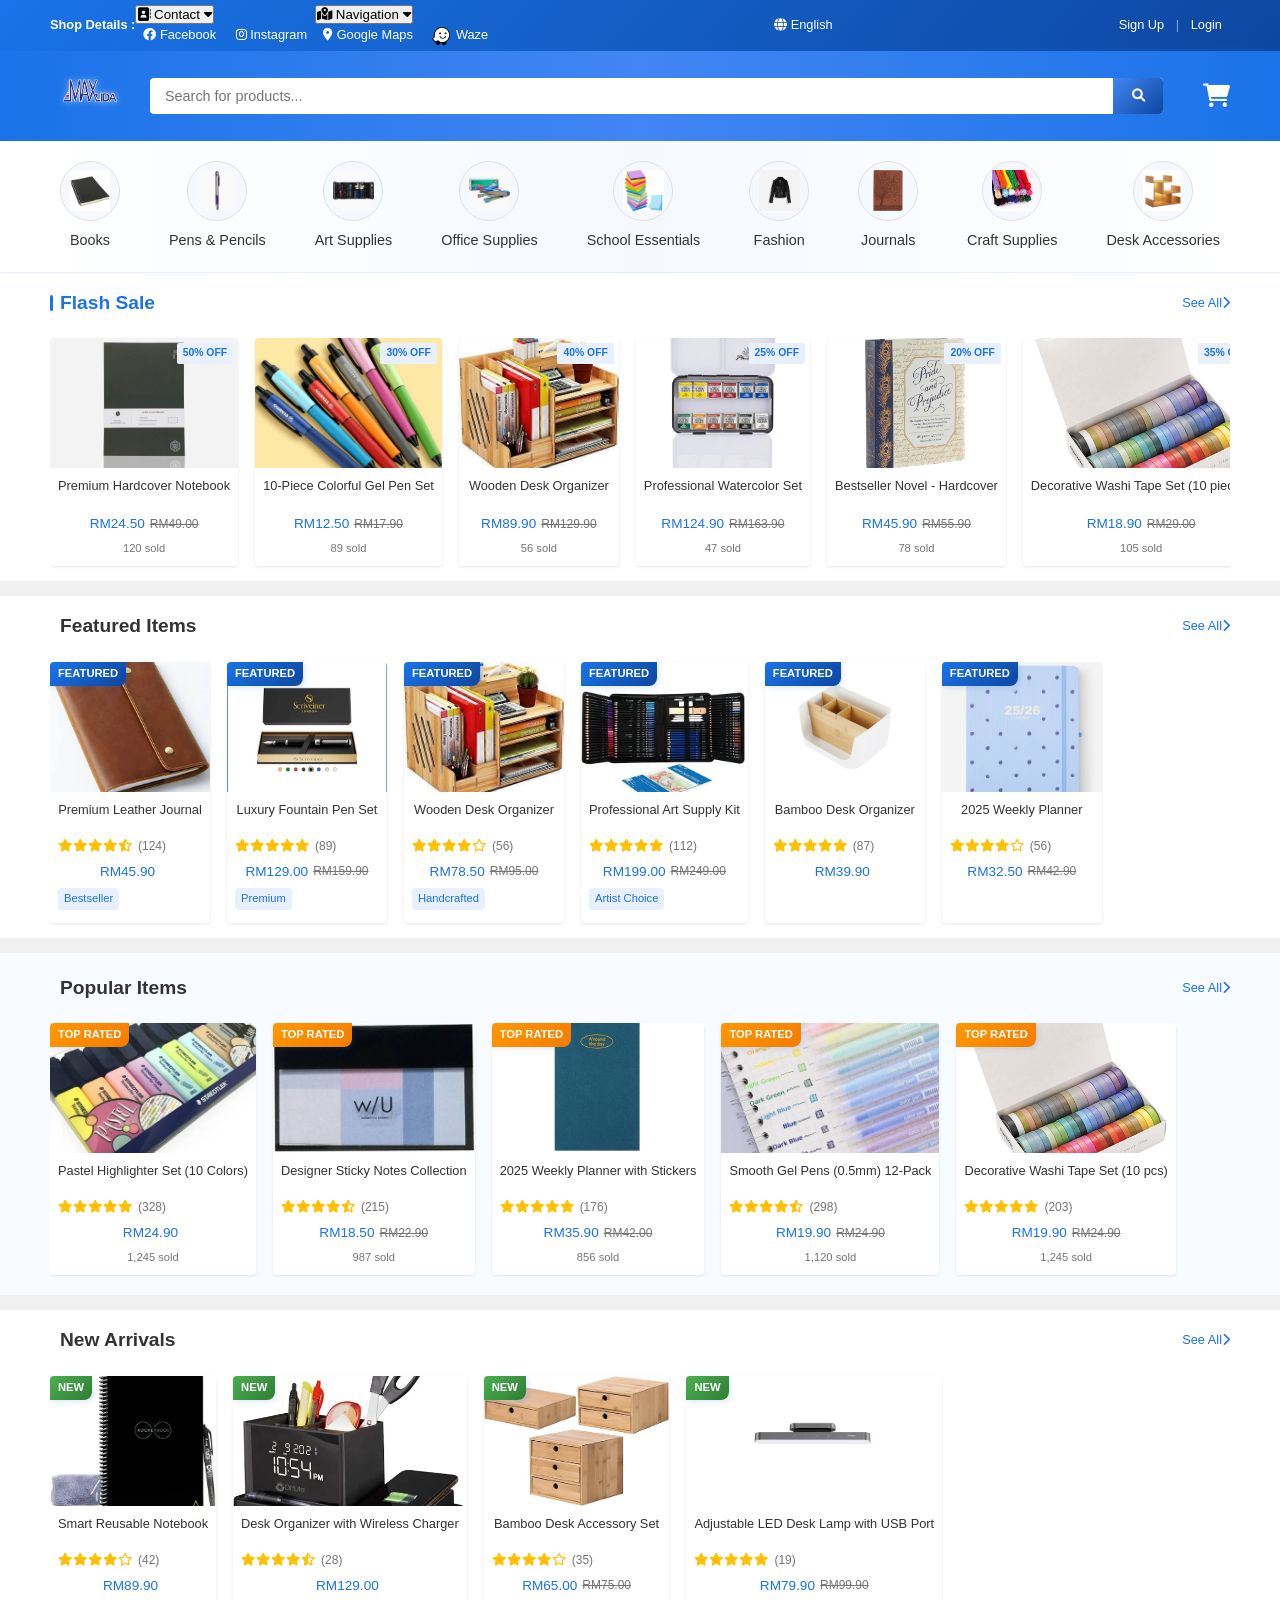
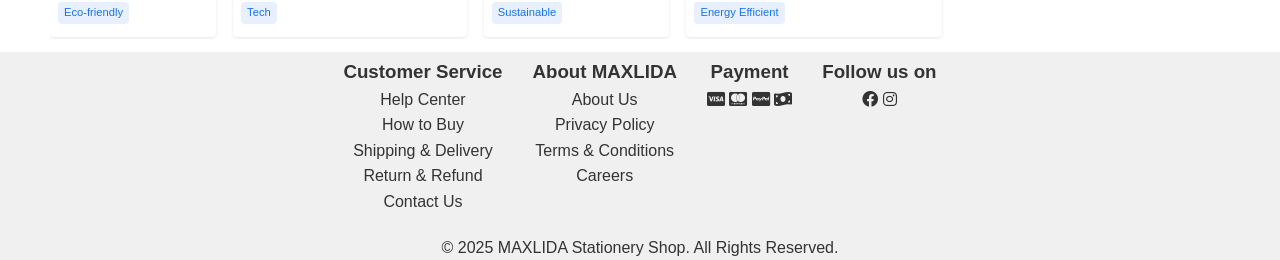
<file: index.html>
<!DOCTYPE html>
<html lang="en">
  <head>
    <meta charset="UTF-8" />
    <meta name="viewport" content="width=device-width, initial-scale=1.0" />
    <title>MaxLida Sdn Bhd | Stationery & Book Store</title>
    <link rel="icon" href="/images/maxlida.png" />
    <link rel="stylesheet" href="styles.css" />
    <link
      rel="stylesheet"
      href="https://cdnjs.cloudflare.com/ajax/libs/font-awesome/6.0.0-beta3/css/all.min.css"
    />
  </head>
  <body>
    <!-- Top Navigation Bar -->
    <div class="top-nav">
      <div class="container">
        <div class="top-nav-left">
          <h4 data-lang-key="shop_details">Shop Details :</h4>
          <div class="top-nav-dropdown">
            <button class="dropdown-btn">
              <i class="fas fa-address-book"></i>
              Contact <i class="fas fa-caret-down"></i>
            </button>
            <div class="dropdown-content">
              <a
                href="https://www.facebook.com/p/MAX-LIDA-100069366986077/"
                target="_blank"
              >
                <i class="fab fa-facebook"></i> Facebook
              </a>
              <a
                href="https://www.instagram.com/maxlidaent/?hl=en"
                target="_blank"
              >
                <i class="fab fa-instagram"></i> Instagram
              </a>
            </div>
          </div>
          <div class="top-nav-dropdown">
            <button class="dropdown-btn">
              <i class="fas fa-map-marked-alt"></i>
              Navigation <i class="fas fa-caret-down"></i>
            </button>
            <div class="dropdown-content">
              <a
                href="https://www.google.com/maps/search/?api=1&query=6,+Jln+Dato+Undang+Johol,+Kampung+Kuala+Dioh,+72100+Bahau,+Negeri+Sembilan"
                target="_blank"
              >
                <i class="fas fa-map-marker-alt"></i> Google Maps
              </a>
              <a
                href="https://waze.com/ul?ll=2.818222,102.406944&navigate=yes"
                target="_blank"
              >
                <img
                  src="images/waze-icon.png"
                  alt="Waze"
                  style="
                    height: 18px;
                    width: 18px;
                    vertical-align: middle;
                    margin-right: 2px;
                  "
                />
                Waze
              </a>
            </div>
          </div>
        </div>
        <div class="top-nav-right">
          <div class="language-dropdown">
            <a href="#" class="language-toggle">
              <i class="fas fa-globe"></i>
              <span class="current-lang">English</span>
            </a>
            <div class="language-options">
              <a href="#" class="language-option" data-lang="english"
                >English</a
              >
              <a href="#" class="language-option" data-lang="malay"
                >Bahasa Melayu</a
              >
            </div>
          </div>
          <!-- Move these OUTSIDE the .language-dropdown div -->
        </div>
        <span id="nav-auth">
          <a href="sign_up.html" data-lang-key="sign_up">Sign Up</a>
          <span class="divider">|</span>
          <a href="login.html" data-lang-key="login">Login</a>
        </span>
        <span id="nav-profile" style="display: none">
          <i class="fas fa-user" style="margin-right: 5px"></i>
          <span id="profile-username"></span>
          <a
            href="orders.html"
            style="margin-left: 10px"
            data-lang-key="my_orders"
            >My Orders</a
          >
          <a
            href="#"
            id="logout-link"
            style="margin-left: 10px; color: #e53935"
            data-lang-key="logout"
            >Logout</a
          >
        </span>
      </div>
    </div>

    <!-- Main Header -->
    <header class="main-header">
      <div class="container">
        <div class="logo">
          <a href="index.html">
            <img
              src="images/maxlida.png"
              alt="StationeryShop Logo"
              class="logo-image"
            />
          </a>
        </div>
        <div class="search-bar">
          <input
            type="text"
            placeholder="Search for products..."
            data-lang-key="search_placeholder"
          />
          <button type="submit"><i class="fas fa-search"></i></button>
        </div>
        <div class="cart">
          <a href="cart.html"><i class="fas fa-shopping-cart"></i></a>
        </div>
      </div>
    </header>

    <!-- Category Navigation -->
    <nav class="category-nav">
      <div class="container">
        <ul>
          <li>
            <a href="category.html?category=books">
              <div class="category-img-container">
                <img src="images/books.png" alt="Books" />
              </div>
              <span data-lang-key="books">Books</span>
            </a>
          </li>
          <li>
            <a href="category.html?category=pens_pencils">
              <div class="category-img-container">
                <img src="images/pens&pencils.png" alt="Pens & Pencils" />
              </div>
              <span data-lang-key="pens_pencils">Pens & Pencils</span>
            </a>
          </li>
          <li>
            <a href="category.html?category=art_supplies">
              <div class="category-img-container">
                <img src="images/art_supplies.png" alt="Art Supplies" />
              </div>
              <span data-lang-key="art_supplies">Art Supplies</span>
            </a>
          </li>
          <li>
            <a href="office_supplies.html?category=office_supplies">
              <div class="category-img-container">
                <img src="images/office_supplies.png" alt="Office Supplies" />
              </div>
              <span data-lang-key="office_supplies">Office Supplies</span>
            </a>
          </li>
          <li>
            <a href="category.html?category=school_essentials">
              <div class="category-img-container">
                <img
                  src="images/school_essentials.png"
                  alt="School Essentials"
                />
              </div>
              <span data-lang-key="school_essentials">School Essentials</span>
            </a>
          </li>
          <li>
            <a href="category.html?category=fashion">
              <div class="category-img-container">
                <img src="images/fashion.png" alt="Fashion" />
              </div>
              <span data-lang-key="fashion">Fashion</span>
            </a>
          </li>
          <li>
            <a href="category.html?category=journals">
              <div class="category-img-container">
                <img src="images/journals.png" alt="Journals" />
              </div>
              <span data-lang-key="journals">Journals</span>
            </a>
          </li>
          <li>
            <a href="#">
              <div class="category-img-container">
                <img src="images/craft_supplies.png" alt="Craft Supplies" />
              </div>
              <span data-lang-key="craft_supplies">Craft Supplies</span>
            </a>
          </li>
          <li>
            <a href="#">
              <div class="category-img-container">
                <img src="images/desk_accessories.png" alt="Desk Accessories" />
              </div>
              <span data-lang-key="desk_accessories">Desk Accessories</span>
            </a>
          </li>
        </ul>
      </div>
    </nav>

    <!-- Flash Sale Section -->
    <section class="flash-sale">
      <div class="container">
        <div class="section-header">
          <h2 data-lang-key="flash_sale">Flash Sale</h2>
          <a href="#" class="view-all"
            ><span data-lang-key="see_all">See All</span>
            <i class="fas fa-chevron-right"></i
          ></a>
        </div>
        <div class="product-grid">
          <!-- Flash Sale Products -->
          <a href="product-detail.html" class="product-card">
            <div class="product-image">
              <img src="images/premium_notebook1.png" alt="Premium Notebook" />
              <div class="discount-tag">50% OFF</div>
            </div>
            <div class="product-info">
              <h3 data-lang-key="premium_hardcover_notebook">
                Premium Hardcover Notebook
              </h3>
              <div class="price">
                <span class="current-price">RM24.50</span>
                <span class="original-price">RM49.00</span>
              </div>
              <div class="sold">120 sold</div>
            </div>
          </a>

          <a href="product-detail.html" class="product-card">
            <div class="product-image">
              <img src="images/gel_pens.png" alt="Gel Pen Set" />
              <div class="discount-tag">30% OFF</div>
            </div>
            <div class="product-info">
              <h3 data-lang-key="colorful_gel_pens">
                10-Pack Colorful Gel Pens
              </h3>
              <div class="price">
                <span class="current-price">RM12.50</span>
                <span class="original-price">RM17.90</span>
              </div>
              <div class="sold">89 sold</div>
            </div>
          </a>

          <a href="product-detail.html" class="product-card">
            <div class="product-image">
              <img src="images/desk_organizer.jpg" alt="Desk Organizer" />
              <div class="discount-tag">40% OFF</div>
            </div>
            <div class="product-info">
              <h3 data-lang-key="wooden_desk_organizer">
                Wooden Desk Organizer
              </h3>
              <div class="price">
                <span class="current-price">RM89.90</span>
                <span class="original-price">RM129.90</span>
              </div>
              <div class="sold">56 sold</div>
            </div>
          </a>

          <a href="product-detail.html" class="product-card">
            <div class="product-image">
              <img src="images/watercolor_set.jpg" alt="Watercolor Set" />
              <div class="discount-tag">25% OFF</div>
            </div>
            <div class="product-info">
              <h3 data-lang-key="professional_watercolor_set">
                Professional Watercolor Set
              </h3>
              <div class="price">
                <span class="current-price">RM124.90</span>
                <span class="original-price">RM163.90</span>
              </div>
              <div class="sold">47 sold</div>
            </div>
          </a>

          <a href="product-detail.html" class="product-card">
            <div class="product-image">
              <img src="images/bestseller_novel.png" alt="Bestseller Book" />
              <div class="discount-tag">20% OFF</div>
            </div>
            <div class="product-info">
              <h3 data-lang-key="bestseller_novel">
                Bestseller Novel - Hardcover
              </h3>
              <div class="price">
                <span class="current-price">RM45.90</span>
                <span class="original-price">RM55.90</span>
              </div>
              <div class="sold">78 sold</div>
            </div>
          </a>

          <a href="product-detail.html" class="product-card">
            <div class="product-image">
              <img src="images/tape_set.png" alt="Washi Tape Set" />
              <div class="discount-tag">35% OFF</div>
            </div>
            <div class="product-info">
              <h3 data-lang-key="washi_tape_set">
                Decorative Washi Tape Set (10pcs)
              </h3>
              <div class="price">
                <span class="current-price">RM18.90</span>
                <span class="original-price">RM29.00</span>
              </div>
              <div class="sold">105 sold</div>
            </div>
          </a>
        </div>
      </div>
    </section>

    <!-- Featured Items Section -->
    <section class="featured-items">
      <div class="container">
        <div class="section-header">
          <h2 data-lang-key="featured_items">Featured Items</h2>
          <a href="#" class="view-all"
            ><span data-lang-key="see_all">See All</span>
            <i class="fas fa-chevron-right"></i
          ></a>
        </div>
        <div class="product-grid">
          <!-- Featured Item 1 -->
          <a href="product-detail.html" class="product-card">
            <div class="product-image">
              <img src="images/leather_journal.png" alt="Premium Notebook" />
              <div class="product-tag">FEATURED</div>
            </div>
            <div class="product-info">
              <h3>Premium Leather Journal</h3>
              <div class="rating">
                <i class="fas fa-star"></i>
                <i class="fas fa-star"></i>
                <i class="fas fa-star"></i>
                <i class="fas fa-star"></i>
                <i class="fas fa-star-half-alt"></i>
                <span>(124)</span>
              </div>
              <div class="price">
                <span class="current-price">RM45.90</span>
              </div>
              <div class="tags">
                <span class="tag" data-lang-key="tag_bestseller"
                  >Bestseller</span
                >
              </div>
            </div>
          </a>
          <!-- Featured Item 2 -->
          <a href="product-detail.html" class="product-card">
            <div class="product-image">
              <img src="images/fountain_pen.png" alt="Luxury Pen Set" />
              <div class="product-tag">FEATURED</div>
            </div>
            <div class="product-info">
              <h3>Luxury Fountain Pen Set</h3>
              <div class="rating">
                <i class="fas fa-star"></i>
                <i class="fas fa-star"></i>
                <i class="fas fa-star"></i>
                <i class="fas fa-star"></i>
                <i class="fas fa-star"></i>
                <span>(89)</span>
              </div>
              <div class="price">
                <span class="current-price">RM129.00</span>
                <span class="original-price">RM159.90</span>
              </div>
              <div class="tags">
                <span class="tag" data-lang-key="tag_premium">Premium</span>
              </div>
            </div>
          </a>
          <!-- Featured Item 3 -->
          <a href="product-detail.html" class="product-card">
            <div class="product-image">
              <img src="images/desk_organizer.jpg" alt="Desk Organizer" />
              <div class="product-tag">FEATURED</div>
            </div>
            <div class="product-info">
              <h3 data-lang-key="wooden_desk_organizer">
                Wooden Desk Organizer
              </h3>
              <div class="rating">
                <i class="fas fa-star"></i>
                <i class="fas fa-star"></i>
                <i class="fas fa-star"></i>
                <i class="fas fa-star"></i>
                <i class="far fa-star"></i>
                <span>(56)</span>
              </div>
              <div class="price">
                <span class="current-price">RM78.50</span>
                <span class="original-price">RM95.00</span>
              </div>
              <div class="tags">
                <span class="tag" data-lang-key="tag_handcrafted"
                  >Handcrafted</span
                >
              </div>
            </div>
          </a>
          <!-- Featured Item 4 -->
          <a href="product-detail.html" class="product-card">
            <div class="product-image">
              <img src="images/art_kit.png" alt="Professional Art Set" />
              <div class="product-tag">FEATURED</div>
            </div>
            <div class="product-info">
              <h3>Professional Art Supply Kit</h3>
              <div class="rating">
                <i class="fas fa-star"></i>
                <i class="fas fa-star"></i>
                <i class="fas fa-star"></i>
                <i class="fas fa-star"></i>
                <i class="fas fa-star"></i>
                <span>(112)</span>
              </div>
              <div class="price">
                <span class="current-price">RM199.00</span>
                <span class="original-price">RM249.00</span>
              </div>
              <div class="tags">
                <span class="tag" data-lang-key="tag_artist_choice"
                  >Artist Choice</span
                >
              </div>
            </div>
          </a>

          <!-- Featured Item 5 -->
          <a href="product-detail.html" class="product-card">
            <div class="product-image">
              <img src="images/bamboo_desk2.png" alt="Desk Organizer" />
              <div class="product-tag">FEATURED</div>
            </div>
            <div class="product-info">
              <h3>Bamboo Desk Organizer</h3>
              <div class="rating">
                <i class="fas fa-star"></i>
                <i class="fas fa-star"></i>
                <i class="fas fa-star"></i>
                <i class="fas fa-star"></i>
                <i class="fas fa-star"></i>
                <span>(87)</span>
              </div>
              <div class="price">
                <span class="current-price">RM39.90</span>
              </div>
            </div>
          </a>

          <!-- Featured Item 6 -->
          <a href="product-detail.html" class="product-card">
            <div class="product-image">
              <img src="images/weekly_planner2.jpg" alt="Weekly Planner" />
              <div class="product-tag">FEATURED</div>
            </div>
            <div class="product-info">
              <h3>2025 Weekly Planner</h3>
              <div class="rating">
                <i class="fas fa-star"></i>
                <i class="fas fa-star"></i>
                <i class="fas fa-star"></i>
                <i class="fas fa-star"></i>
                <i class="far fa-star"></i>
                <span>(56)</span>
              </div>
              <div class="price">
                <span class="current-price">RM32.50</span>
                <span class="original-price">RM42.90</span>
              </div>
            </div>
          </a>
        </div>
      </div>
    </section>

    <!-- Popular Items Section -->
    <section class="popular-items">
      <div class="container">
        <div class="section-header">
          <h2 data-lang-key="popular_items">Popular Items</h2>
          <a href="#" class="view-all"
            ><span data-lang-key="see_all">See All</span>
            <i class="fas fa-chevron-right"></i
          ></a>
        </div>
        <div class="product-grid">
          <!-- Popular Item 1 -->
          <a href="product-detail.html" class="product-card">
            <div class="product-image">
              <img src="images/highlighter_set.png" alt="Pastel Highlighters" />
              <div class="product-tag popular-tag">TOP RATED</div>
            </div>
            <div class="product-info">
              <h3 data-lang-key="pastel_highlighters">
                Pastel Highlighter Set (10 Colors)
              </h3>
              <div class="rating">
                <i class="fas fa-star"></i>
                <i class="fas fa-star"></i>
                <i class="fas fa-star"></i>
                <i class="fas fa-star"></i>
                <i class="fas fa-star"></i>
                <span>(328)</span>
              </div>
              <div class="price">
                <span class="current-price">RM24.90</span>
              </div>
              <div class="sold">1,245 sold</div>
            </div>
          </a>
          <!-- Popular Item 2 -->
          <a href="product-detail.html" class="product-card">
            <div class="product-image">
              <img src="images/sticky_note.png" alt="Sticky Notes" />
              <div class="product-tag popular-tag">TOP RATED</div>
            </div>
            <div class="product-info">
              <h3 data-lang-key="designer_sticky_notes">
                Designer Sticky Notes Collection
              </h3>
              <div class="rating">
                <i class="fas fa-star"></i>
                <i class="fas fa-star"></i>
                <i class="fas fa-star"></i>
                <i class="fas fa-star"></i>
                <i class="fas fa-star-half-alt"></i>
                <span>(215)</span>
              </div>
              <div class="price">
                <span class="current-price">RM18.50</span>
                <span class="original-price">RM22.90</span>
              </div>
              <div class="sold">987 sold</div>
            </div>
          </a>
          <!-- Popular Item 3 -->
          <a href="product-detail.html" class="product-card">
            <div class="product-image">
              <img src="images/weekly_planner.jpg" alt="Weekly Planner" />
              <div class="product-tag popular-tag">TOP RATED</div>
            </div>
            <div class="product-info">
              <h3 data-lang-key="weekly_planner">
                2025 Weekly Planner with Stickers
              </h3>
              <div class="rating">
                <i class="fas fa-star"></i>
                <i class="fas fa-star"></i>
                <i class="fas fa-star"></i>
                <i class="fas fa-star"></i>
                <i class="fas fa-star"></i>
                <span>(176)</span>
              </div>
              <div class="price">
                <span class="current-price">RM35.90</span>
                <span class="original-price">RM42.00</span>
              </div>
              <div class="sold">856 sold</div>
            </div>
          </a>
          <!-- Popular Item 4 -->
          <a href="product-detail.html" class="product-card">
            <div class="product-image">
              <img src="images/12_pens.png" alt="Gel Pens" />
              <div class="product-tag popular-tag">TOP RATED</div>
            </div>
            <div class="product-info">
              <h3 data-lang-key="smooth_gel_pens">
                Smooth Gel Pens (0.5mm) 12-Pack
              </h3>
              <div class="rating">
                <i class="fas fa-star"></i>
                <i class="fas fa-star"></i>
                <i class="fas fa-star"></i>
                <i class="fas fa-star"></i>
                <i class="fas fa-star-half-alt"></i>
                <span>(298)</span>
              </div>
              <div class="price">
                <span class="current-price">RM19.90</span>
                <span class="original-price">RM24.90</span>
              </div>
              <div class="sold">1,120 sold</div>
            </div>
          </a>

          <!-- Popular Item 5 -->
          <a href="product-detail.html" class="product-card">
            <div class="product-image">
              <img src="images/tape_set.png" alt="Washi Tape Set" />
              <div class="product-tag popular-tag">TOP RATED</div>
            </div>
            <div class="product-info">
              <h3>Decorative Washi Tape Set (10 pcs)</h3>
              <div class="rating">
                <i class="fas fa-star"></i>
                <i class="fas fa-star"></i>
                <i class="fas fa-star"></i>
                <i class="fas fa-star"></i>
                <i class="fas fa-star"></i>
                <span>(203)</span>
              </div>
              <div class="price">
                <span class="current-price">RM19.90</span>
                <span class="original-price">RM24.90</span>
              </div>
              <div class="sold">1,245 sold</div>
            </div>
          </a>
        </div>
      </div>
    </section>

    <!-- New Arrivals Section -->
    <section class="new-arrivals">
      <div class="container">
        <div class="section-header">
          <h2 data-lang-key="new_arrivals">New Arrivals</h2>
          <a href="#" class="view-all"
            ><span data-lang-key="see_all">See All</span>
            <i class="fas fa-chevron-right"></i
          ></a>
        </div>
        <div class="product-grid">
          <!-- New Arrival 1 -->
          <a href="product-detail.html" class="product-card">
            <div class="product-image">
              <img src="images/reusable_notebook.png" alt="Smart Notebook" />
              <div class="product-tag new-tag">NEW</div>
            </div>
            <div class="product-info">
              <h3 data-lang-key="smart_notebook">Smart Reusable Notebook</h3>
              <div class="rating">
                <i class="fas fa-star"></i>
                <i class="fas fa-star"></i>
                <i class="fas fa-star"></i>
                <i class="fas fa-star"></i>
                <i class="far fa-star"></i>
                <span>(42)</span>
              </div>
              <div class="price">
                <span class="current-price">RM89.90</span>
              </div>
              <div class="tags">
                <span class="tag" data-lang-key="tag_eco_friendly"
                  >Eco-friendly</span
                >
              </div>
            </div>
          </a>
          <!-- New Arrival 2 -->
          <a href="product-detail.html" class="product-card">
            <div class="product-image">
              <img
                src="images/wireless_charger.png"
                alt="Desk Wireless Charger"
              />
              <div class="product-tag new-tag">NEW</div>
            </div>
            <div class="product-info">
              <h3 data-lang-key="desk_organizer_charger">
                Desk Organizer with Wireless Charger
              </h3>
              <div class="rating">
                <i class="fas fa-star"></i>
                <i class="fas fa-star"></i>
                <i class="fas fa-star"></i>
                <i class="fas fa-star"></i>
                <i class="fas fa-star-half-alt"></i>
                <span>(28)</span>
              </div>
              <div class="price">
                <span class="current-price">RM129.00</span>
              </div>
              <div class="tags">
                <span class="tag" data-lang-key="tag_tech">Tech</span>
              </div>
            </div>
          </a>
          <!-- New Arrival 3 -->
          <a href="product-detail.html" class="product-card">
            <div class="product-image">
              <img src="images/bamboo_desk.png" alt="Bamboo Desk Set" />
              <div class="product-tag new-tag">NEW</div>
            </div>
            <div class="product-info">
              <h3 data-lang-key="bamboo_desk_set">Bamboo Desk Accessory Set</h3>
              <div class="rating">
                <i class="fas fa-star"></i>
                <i class="fas fa-star"></i>
                <i class="fas fa-star"></i>
                <i class="fas fa-star"></i>
                <i class="far fa-star"></i>
                <span>(35)</span>
              </div>
              <div class="price">
                <span class="current-price">RM65.00</span>
                <span class="original-price">RM75.00</span>
              </div>
              <div class="tags">
                <span class="tag" data-lang-key="tag_sustainable"
                  >Sustainable</span
                >
              </div>
            </div>
          </a>
          <!-- New Arrival 4 -->
          <a href="product-detail.html" class="product-card">
            <div class="product-image">
              <img src="images/desk_lamp.png" alt="LED Desk Lamp" />
              <div class="product-tag new-tag">NEW</div>
            </div>
            <div class="product-info">
              <h3 data-lang-key="led_desk_lamp">
                Adjustable LED Desk Lamp with USB Port
              </h3>
              <div class="rating">
                <i class="fas fa-star"></i>
                <i class="fas fa-star"></i>
                <i class="fas fa-star"></i>
                <i class="fas fa-star"></i>
                <i class="fas fa-star"></i>
                <span>(19)</span>
              </div>
              <div class="price">
                <span class="current-price">RM79.90</span>
                <span class="original-price">RM99.90</span>
              </div>
              <div class="tags">
                <span class="tag" data-lang-key="tag_energy_efficient"
                  >Energy Efficient</span
                >
              </div>
            </div>
          </a>
        </div>
      </div>
    </section>
    <script src="language.js"></script>
    <script>
      document.addEventListener("DOMContentLoaded", function () {
        // Show/hide nav links based on login status
        const loggedInUser = localStorage.getItem("loggedInUser");
        const navAuth = document.getElementById("nav-auth");
        const navProfile = document.getElementById("nav-profile");
        const profileUsername = document.getElementById("profile-username");
        if (loggedInUser) {
          if (navAuth) navAuth.style.display = "none";
          if (navProfile) navProfile.style.display = "inline-flex";
          try {
            const userObj = JSON.parse(loggedInUser);
            if (profileUsername)
              profileUsername.textContent = userObj.username || "";
          } catch {}
        } else {
          if (navAuth) navAuth.style.display = "inline";
          if (navProfile) navProfile.style.display = "none";
        }

        // Logout functionality
        const logoutLink = document.getElementById("logout-link");
        if (logoutLink) {
          logoutLink.addEventListener("click", function (e) {
            e.preventDefault();
            localStorage.removeItem("loggedInUser");
            window.location.reload();
          });
        }
      });
    </script>
    <!-- Footer -->
    <footer>
      <div class="container" style="text-align: center">
        <div
          class="footer-content"
          style="
            display: flex;
            justify-content: center;
            flex-wrap: wrap;
            gap: 30px;
          "
        >
          <div class="footer-section">
            <h3 data-lang-key="customer_service">Customer Service</h3>
            <ul
              style="padding-left: 0; list-style-type: none; text-align: center"
            >
              <li><a href="#" data-lang-key="help_center">Help Center</a></li>
              <li><a href="#" data-lang-key="how_to_buy">How to Buy</a></li>
              <li>
                <a href="#" data-lang-key="shipping_delivery"
                  >Shipping & Delivery</a
                >
              </li>
              <li>
                <a href="#" data-lang-key="return_refund">Return & Refund</a>
              </li>
              <li><a href="#" data-lang-key="contact_us">Contact Us</a></li>
            </ul>
          </div>
          <div class="footer-section">
            <h3 data-lang-key="about_maxlida">About MAXLIDA</h3>
            <ul
              style="padding-left: 0; list-style-type: none; text-align: center"
            >
              <li><a href="#" data-lang-key="about_us">About Us</a></li>
              <li>
                <a href="#" data-lang-key="privacy_policy">Privacy Policy</a>
              </li>
              <li>
                <a href="#" data-lang-key="terms_conditions"
                  >Terms & Conditions</a
                >
              </li>
              <li><a href="#" data-lang-key="careers">Careers</a></li>
            </ul>
          </div>
          <div class="footer-section">
            <h3 data-lang-key="payment">Payment</h3>
            <div class="payment-icons" style="text-align: center">
              <i class="fab fa-cc-visa"></i>
              <i class="fab fa-cc-mastercard"></i>
              <i class="fab fa-cc-paypal"></i>
              <i class="fas fa-money-bill-wave"></i>
            </div>
          </div>
          <div class="footer-section">
            <h3 data-lang-key="follow_us">Follow Us</h3>
            <div class="social-icons" style="text-align: center">
              <a
                href="https://www.facebook.com/p/MAX-LIDA-100069366986077/"
                target="_blank"
                ><i class="fab fa-facebook"></i
              ></a>
              <a
                href="https://www.instagram.com/maxlidaent/?hl=en"
                target="_blank"
                ><i class="fab fa-instagram"></i
              ></a>
            </div>
          </div>
        </div>
        <div class="footer-bottom" style="text-align: center; margin-top: 20px">
          <p>
            &copy; 2025 MAXLIDA Stationery Shop.
            <span data-lang-key="all_rights_reserved">All Rights Reserved</span
            >.
          </p>
        </div>
      </div>
    </footer>
  </body>
</html>
</file>
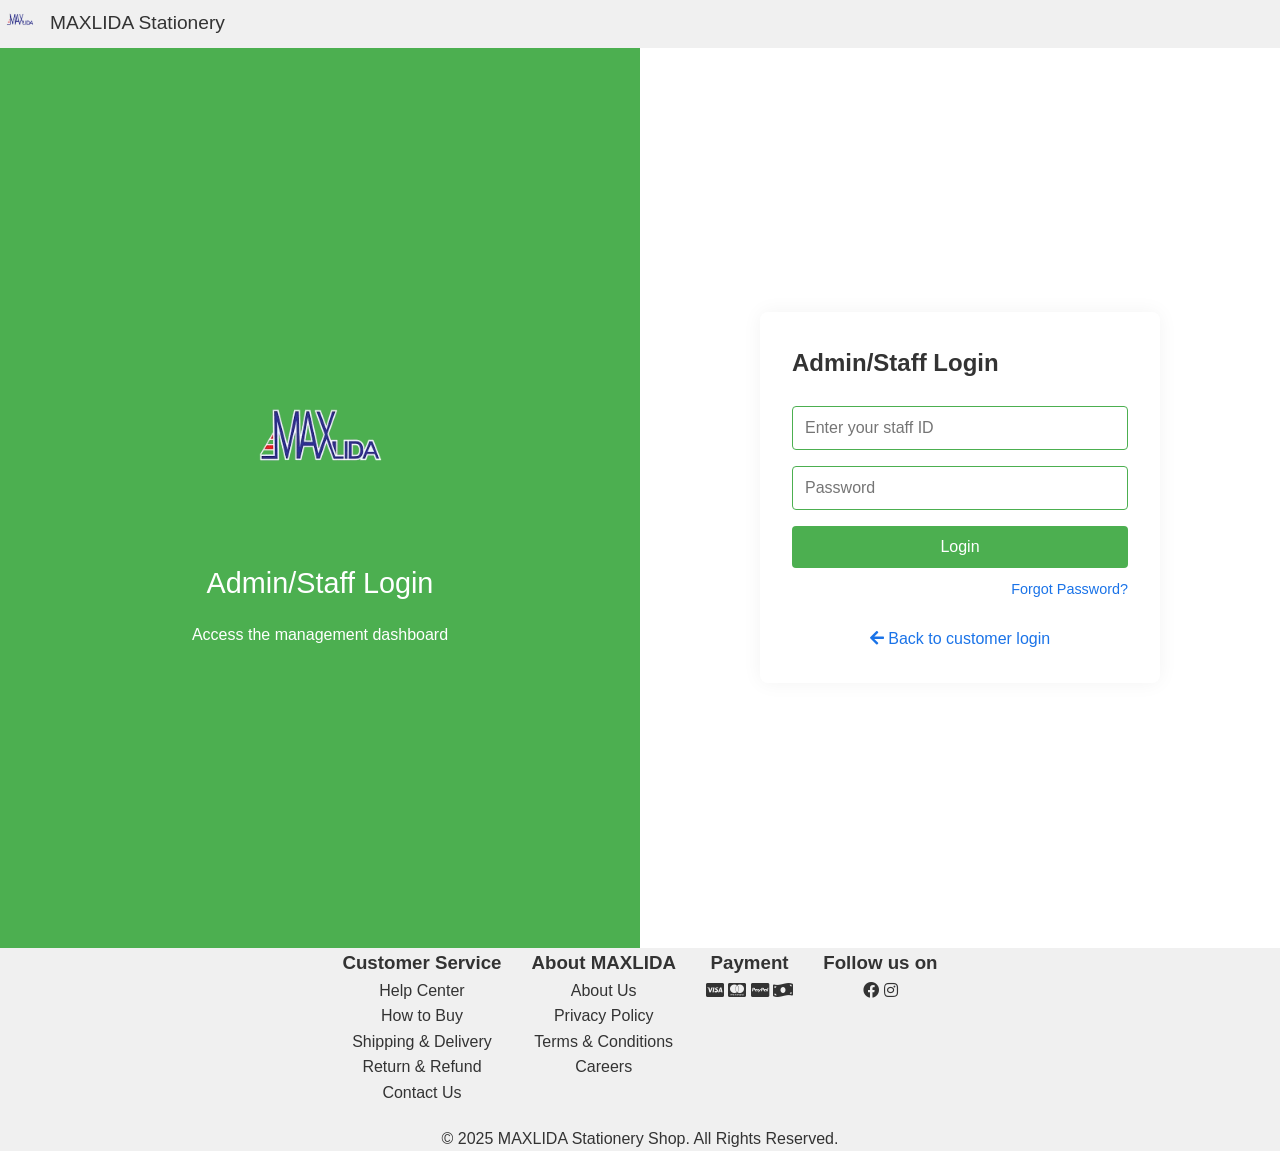
<file: admin_login.html>
<!DOCTYPE html>
<html lang="en">
<head>
    <meta charset="UTF-8">
    <meta name="viewport" content="width=device-width, initial-scale=1.0">
    <title>Admin/Staff Login</title>
    <link rel="icon" href="/images/maxlida.png">
    <link rel="stylesheet" href="styles.css">
    <link rel="stylesheet" href="https://cdnjs.cloudflare.com/ajax/libs/font-awesome/5.15.4/css/all.min.css">
    <script src="language.js"></script>
    <style>
        /* Admin Login page specific styles */
        .login-container {
            display: flex;
            min-height: 100vh;
            background-color: #4CAF50;
        }
        
        .login-branding {
            flex: 1;
            display: flex;
            flex-direction: column;
            justify-content: center;
            align-items: center;
            color: white;
            padding: 2rem;
            text-align: center;
        }
        
        .login-branding img {
            width: 180px;
            margin-bottom: 2rem;
        }
        
        .login-branding h2 {
            font-size: 1.8rem;
            margin-bottom: 1rem;
            font-weight: 400;
        }
        
        .login-form-container {
            flex: 1;
            background-color: white;
            display: flex;
            justify-content: center;
            align-items: center;
            padding: 2rem;
        }
        
        .login-form {
            width: 100%;
            max-width: 400px;
            padding: 2rem;
            border-radius: 8px;
            box-shadow: 0 0 20px rgba(0, 0, 0, 0.05);
        }
        
        .login-form h1 {
            margin-bottom: 1.5rem;
            font-size: 1.5rem;
            color: #333;
        }
        
        .login-form input {
            width: 100%;
            padding: 12px;
            margin-bottom: 1rem;
            border: 1px solid #4CAF50;
            border-radius: 4px;
            font-size: 1rem;
        }
        
        .login-form input:focus {
            outline: none;
            border-color: #45a049;
            box-shadow: 0 0 5px rgba(76, 175, 80, 0.3);
        }
        
        .login-form button {
            width: 100%;
            padding: 12px;
            background-color: #4CAF50;
            color: white;
            border: none;
            border-radius: 4px;
            font-size: 1rem;
            cursor: pointer;
            transition: background-color 0.3s;
        }
        
        .login-form button:hover {
            background-color: #45a049;
        }
        
        .forgot-password {
            text-align: right;
            margin-top: 0.5rem;
        }
        
        .forgot-password a {
            color: #1a73e8;
            text-decoration: none;
            font-size: 0.9rem;
        }
        
        .login-divider {
            position: relative;
            text-align: center;
            margin: 1.5rem 0;
        }
        
        .login-divider::before {
            content: "";
            position: absolute;
            top: 50%;
            left: 0;
            right: 0;
            height: 1px;
            background-color: #e0e0e0;
        }
        
        .login-divider span {
            position: relative;
            background-color: white;
            padding: 0 10px;
            color: #757575;
            font-size: 0.9rem;
        }
        
        .back-to-customer {
            text-align: center;
            margin-top: 1.5rem;
        }
        
        .back-to-customer a {
            color: #1a73e8;
            text-decoration: none;
        }
        
        /* Header styles */
        .header-login {
            display: flex;
            justify-content: space-between;
            align-items: center;
            padding: 1rem 2rem;
            background-color: white;
            box-shadow: 0 2px 4px rgba(0, 0, 0, 0.1);
        }
        
        .logo {
            display: flex;
            align-items: center;
        }
        
        .logo img {
            height: 40px;
            margin-right: 10px;
        }
        
        .logo span {
            font-size: 1.2rem;
            font-weight: 500;
            color: #333;
        }
        
        .top-nav-right {
            display: flex;
            align-items: center;
        }
        
        .language-dropdown {
            position: relative;
            margin-right: 15px;
        }
        
        .language-toggle {
            display: flex;
            align-items: center;
            color: #333;
            text-decoration: none;
            cursor: pointer;
        }
        
        .language-options {
            position: absolute;
            top: 100%;
            right: 0;
            background-color: white;
            box-shadow: 0 2px 10px rgba(0, 0, 0, 0.1);
            border-radius: 4px;
            padding: 0.5rem 0;
            display: none;
            z-index: 10;
        }
        
        .language-dropdown:hover .language-options {
            display: block;
        }
        
        .language-option {
            display: block;
            padding: 0.5rem 1rem;
            color: #333;
            text-decoration: none;
        }
        
        .language-option:hover {
            background-color: #f5f5f5;
        }
        
        .divider {
            margin: 0 10px;
            color: #ccc;
        }
        
        /* Responsive styles */
        @media (max-width: 768px) {
            .login-container {
                flex-direction: column;
            }
            
            .login-branding {
                padding: 2rem 1rem;
            }
            
            .login-form-container {
                padding: 1rem;
            }
        }
    </style>
</head>
<body>
    <!-- Simple Header -->
    <div class="header-signup">
        <div class="logo">
            <a href="index.html"><img src="images/maxlida.png" alt="MAXLIDA Logo"></a>
            <span data-lang-key="shop_name">MAXLIDA Stationery</span>
        </div>
        <div class="top-nav-right">
            <!-- Language Dropdown -->
            <div class="language-dropdown" style="display: none; background: white; box-shadow: 0 2px 10px rgba(0,0,0,0.1);">
                <a href="#" class="language-toggle">
                    <i class="fas fa-globe"></i>
                    <span class="current-lang">English</span>
                </a>
                <div class="language-options">
                    <a href="#" class="language-option" data-lang="english">English</a>
                    <a href="#" class="language-option" data-lang="malay">Bahasa Melayu</a>
                </div>
            </div>
        </div>
    </div>

    
    <!-- Login Container -->
    <div class="login-container">
        <!-- Left Side - Branding -->
        <div class="login-branding">
            <img src="images/maxlida.png" alt="MAXLIDA Logo">
            <h2 data-lang-key="admin_login_title">Admin & Staff Portal</h2>
            <p data-lang-key="admin_login_subtitle">Manage inventory, orders, and customer service</p>
        </div>
        
        <!-- Right Side - Login Form -->
        <div class="login-form-container">
            <div class="login-form">
                <h1 data-lang-key="admin_login_title">Admin/Staff Login</h1>
                
                <form id="adminLoginForm">
                    <input type="text" data-lang-key="staff_id_placeholder" placeholder="Staff ID" id="staffId">
                    <input type="password" placeholder="Password" id="adminPassword">
                    <button type="submit" data-lang-key="login">LOGIN</button>
                </form>
                
                <div class="forgot-password">
                    <a href="#" data-lang-key="forgot_password">Forgot Password?</a>
                </div>
                
                <div class="back-to-customer">
                    <a href="login.html"><i class="fas fa-arrow-left"></i> <span data-lang-key="back_to_customer">Back to Customer Login</span></a>
                </div>
            </div>
        </div>
    </div>

        <!-- Footer -->
        <footer>
            <div class="container" style="text-align: center;">
                <div class="footer-content" style="display: flex; justify-content: center; flex-wrap: wrap; gap: 30px;">
                    <div class="footer-section">
                        <h3 data-lang-key="customer_service">Customer Service</h3>
                        <ul style="padding-left: 0; list-style-type: none; text-align: center;">
                            <li><a href="#" data-lang-key="help_center">Help Center</a></li>
                            <li><a href="#" data-lang-key="how_to_buy">How to Buy</a></li>
                            <li><a href="#" data-lang-key="shipping_delivery">Shipping & Delivery</a></li>
                            <li><a href="#" data-lang-key="return_refund">Return & Refund</a></li>
                            <li><a href="#" data-lang-key="contact_us">Contact Us</a></li>
                        </ul>
                    </div>
                    <div class="footer-section">
                        <h3 data-lang-key="about_maxlida">About MAXLIDA</h3>
                        <ul style="padding-left: 0; list-style-type: none; text-align: center;">
                            <li><a href="#" data-lang-key="about_us">About Us</a></li>
                            <li><a href="#" data-lang-key="privacy_policy">Privacy Policy</a></li>
                            <li><a href="#" data-lang-key="terms_conditions">Terms & Conditions</a></li>
                            <li><a href="#" data-lang-key="careers">Careers</a></li>
                        </ul>
                    </div>
                    <div class="footer-section">
                        <h3 data-lang-key="payment">Payment</h3>
                        <div class="payment-icons" style="text-align: center;">
                            <i class="fab fa-cc-visa"></i>
                            <i class="fab fa-cc-mastercard"></i>
                            <i class="fab fa-cc-paypal"></i>
                            <i class="fas fa-money-bill-wave"></i>
                        </div>
                    </div>
                    <div class="footer-section">
                        <h3 data-lang-key="follow_us">Follow Us</h3>
                        <div class="social-icons" style="text-align: center;">
                            <a href="https://www.facebook.com/p/MAX-LIDA-100069366986077/" target="_blank"><i class="fab fa-facebook"></i></a>
                            <a href="https://www.instagram.com/maxlidaent/?hl=en" target="_blank"><i class="fab fa-instagram"></i></a>
                        </div>
                    </div>
                </div>
                <div class="footer-bottom" style="text-align: center; margin-top: 20px;">
                    <p>&copy; 2025 MAXLIDA Stationery Shop. <span data-lang-key="all_rights_reserved">All Rights Reserved</span>.</p>
                </div>
            </div>
        </footer>

    <script>
        document.addEventListener('DOMContentLoaded', function() {
            // Initialize language
            updateContent();
            
            // Language dropdown toggle
            const languageToggle = document.querySelector('.language-toggle');
            const languageOptions = document.querySelector('.language-options');
            
            if (languageToggle) {
                languageToggle.addEventListener('click', function() {
                    if (languageOptions.style.display === 'none') {
                        languageOptions.style.display = 'block';
                    } else {
                        languageOptions.style.display = 'none';
                    }
                });
            }
            
            // Language selection
            const languageOptionLinks = document.querySelectorAll('.language-option');
            languageOptionLinks.forEach(option => {
                option.addEventListener('click', function(e) {
                    e.preventDefault();
                    const lang = this.getAttribute('data-lang');
                    changeLanguage(lang);
                    languageOptions.style.display = 'none';
                    
                    // Update the current language display
                    const currentLangDisplay = document.querySelector('.current-lang');
                    if (currentLangDisplay) {
                        currentLangDisplay.textContent = lang === 'english' ? 'English' : 'Bahasa Melayu';
                    }
                });
            });
            
            // Handle admin login form submission
            document.getElementById('adminLoginForm').addEventListener('submit', function(e) {
                e.preventDefault();
                
                const staffId = document.getElementById('staffId').value;
                const password = document.getElementById('adminPassword').value;
                
                // Simple validation for demo purposes
                if (staffId === 'admin' && password === 'admin123') {
                    // Admin login
                    window.location.href = 'admin_dashboard.html';
                } else if (staffId === 'staff' && password === 'staff123') {
                    // Staff login
                    window.location.href = 'staff_dashboard.html';
                } else {
                    alert('Invalid credentials. Please try again.');
                }
            });
            
            // Check if user has a saved language preference and apply it
            const savedLanguage = localStorage.getItem('preferredLanguage');
            if (savedLanguage && (savedLanguage === 'english' || savedLanguage === 'malay')) {
                changeLanguage(savedLanguage);
                
                // Update the current language display
                const currentLangDisplay = document.querySelector('.current-lang');
                if (currentLangDisplay) {
                    currentLangDisplay.textContent = savedLanguage === 'english' ? 'English' : 'Bahasa Melayu';
                }
            }
        });
    </script>
</body>
</html>
</file>
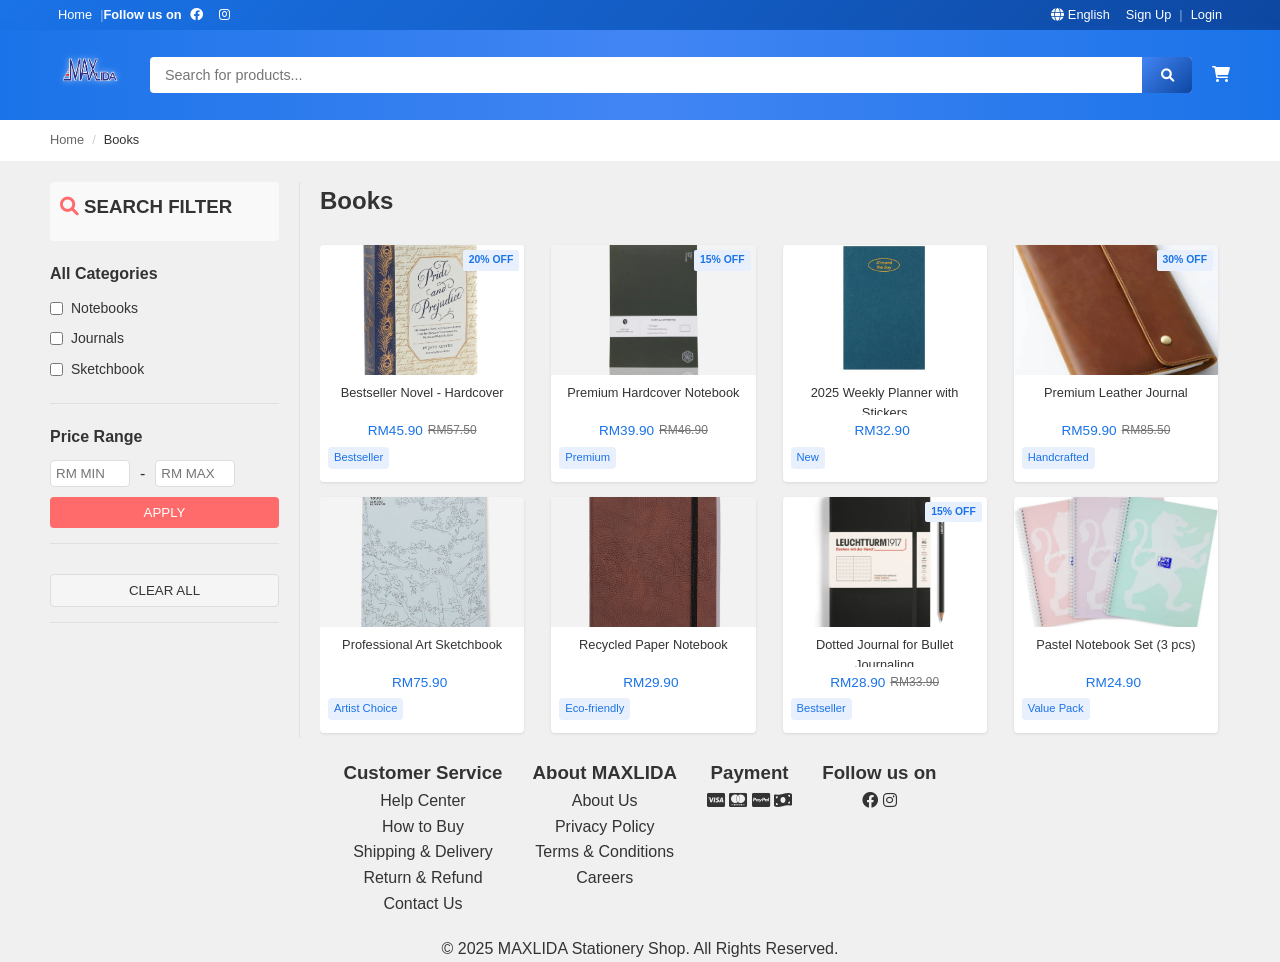
<file: category.html>
<!DOCTYPE html>
<html lang="en">
  <head>
    <meta charset="UTF-8" />
    <meta name="viewport" content="width=device-width, initial-scale=1.0" />
    <title>Category</title>
    <link rel="icon" href="/images/maxlida.png" />
    <link rel="stylesheet" href="styles.css" />
    <link
      rel="stylesheet"
      href="https://cdnjs.cloudflare.com/ajax/libs/font-awesome/6.0.0-beta3/css/all.min.css"
    />
    <style>
      /* ...existing styles... */
      .category-container {
        display: flex;
        max-width: 1200px;
        margin: 0 auto;
        padding: 20px 0;
      }
      .filter-sidebar {
        width: 250px;
        padding-right: 20px;
        border-right: 1px solid #e0e0e0;
      }
      .product-grid-container {
        flex: 1;
        padding-left: 20px;
      }
      .product-grid {
        display: grid;
        grid-template-columns: repeat(auto-fill, minmax(180px, 1fr));
        gap: 15px;
        position: relative;
      }
      .filter-section {
        margin-bottom: 20px;
        border-bottom: 1px solid #e0e0e0;
        padding-bottom: 15px;
      }
      .filter-section h3 {
        font-size: 16px;
        margin-bottom: 10px;
        color: #333;
        font-weight: 600;
      }
      .filter-options {
        list-style: none;
        padding: 0;
      }
      .filter-options li {
        margin-bottom: 8px;
      }
      .filter-options label {
        display: flex;
        align-items: center;
        cursor: pointer;
        font-size: 14px;
      }
      .filter-options input[type="checkbox"] {
        margin-right: 8px;
      }
      .price-range {
        display: flex;
        align-items: center;
        gap: 10px;
        margin-top: 10px;
      }
      .price-range input {
        width: 80px;
        padding: 5px;
        border: 1px solid #ddd;
        border-radius: 4px;
      }
      .filter-button {
        background-color: #ff6b6b;
        color: white;
        border: none;
        padding: 8px 15px;
        border-radius: 4px;
        cursor: pointer;
        font-weight: 500;
        margin-top: 10px;
        width: 100%;
      }
      .filter-button:hover {
        background-color: #ff5252;
      }
      .clear-button {
        background-color: #f5f5f5;
        color: #333;
        border: 1px solid #ddd;
        padding: 8px 15px;
        border-radius: 4px;
        cursor: pointer;
        font-weight: 500;
        margin-top: 10px;
        width: 100%;
        text-align: center;
      }
      .clear-button:hover {
        background-color: #e0e0e0;
      }
      .category-header {
        display: flex;
        justify-content: space-between;
        align-items: center;
        margin-bottom: 20px;
      }
      .category-title-container {
        display: flex;
        align-items: center;
        gap: 15px;
      }
      .see-all-button {
        display: inline-flex;
        align-items: center;
        color: #ff6b35;
        font-weight: 500;
        text-decoration: none;
        padding: 5px 10px;
        border-radius: 4px;
        background-color: rgba(255, 107, 53, 0.1);
        transition: all 0.3s ease;
      }
      .see-all-button i {
        margin-left: 5px;
        font-size: 12px;
      }
      .see-all-button:hover {
        background-color: rgba(255, 107, 53, 0.2);
      }
      .category-title {
        font-size: 24px;
        font-weight: 600;
      }
      .filter-toggle {
        display: none;
        align-items: center;
        gap: 5px;
        background-color: #f5f5f5;
        padding: 8px 15px;
        border-radius: 4px;
        margin-bottom: 15px;
        cursor: pointer;
      }
      .search-filter {
        margin-bottom: 20px;
        padding: 10px;
        background-color: #f9f9f9;
        border-radius: 4px;
      }
      .search-filter h3 {
        margin-bottom: 10px;
        display: flex;
        align-items: center;
        gap: 5px;
      }
      .search-filter h3 i {
        color: #ff6b6b;
      }
      @media (max-width: 768px) {
        .category-container {
          flex-direction: column;
        }
        .filter-sidebar {
          width: 100%;
          border-right: none;
          border-bottom: 1px solid #e0e0e0;
          padding-right: 0;
          padding-bottom: 20px;
          margin-bottom: 20px;
          display: none;
        }
        .filter-sidebar.active {
          display: block;
        }
        .product-grid-container {
          padding-left: 0;
        }
        .filter-toggle {
          display: flex;
        }
      }
      .product-grid {
        position: relative;
      }
    </style>
  </head>
  <body>
    <!-- Top Navigation Bar -->
    <div class="top-nav">
      <div class="container">
        <div class="top-nav-left">
          <a href="index.html" data-lang-key="home">Home</a>
          <span class="divider">|</span>
          <h4 data-lang-key="follow_us">Follow us on</h4>
          <a
            href="https://www.facebook.com/p/MAX-LIDA-100069366986077/"
            class="social-icon"
            target="_blank"
            ><i class="fab fa-facebook"></i
          ></a>
          <a
            href="https://www.instagram.com/maxlidaent/?hl=en"
            class="social-icon"
            target="_blank"
            ><i class="fab fa-instagram"></i
          ></a>
        </div>
        <div class="top-nav-right">
          <div class="language-dropdown">
            <a href="#" class="language-toggle"
              ><i class="fas fa-globe"></i>
              <span class="current-lang">English</span></a
            >
            <div class="language-options">
              <a href="#" class="language-option" data-lang="english"
                >English</a
              >
              <a href="#" class="language-option" data-lang="malay"
                >Bahasa Melayu</a
              >
            </div>
          </div>
          <a href="sign_up.html" data-lang-key="sign_up">Sign Up</a>
          <span class="divider">|</span>
          <a href="login.html" data-lang-key="login">Login</a>
        </div>
      </div>
    </div>

    <!-- Main Header -->
    <header class="main-header">
      <div class="container">
        <div class="logo">
          <a href="index.html">
            <img
              src="images/maxlida.png"
              alt="MAXLIDA Stationery Shop"
              class="logo-image"
            />
          </a>
        </div>
        <div class="search-bar">
          <input
            type="text"
            placeholder="Search for products..."
            data-lang-key="search_placeholder"
          />
          <button><i class="fas fa-search"></i></button>
        </div>
        <div class="header-actions">
          <a href="cart.html" class="action-link cart-link"
            ><i class="fas fa-shopping-cart"></i
          ></a>
        </div>
      </div>
    </header>

    <!-- Breadcrumb -->
    <div class="breadcrumb-container">
      <div class="container">
        <ul class="breadcrumb">
          <li><a href="index.html" data-lang-key="home">Home</a></li>
          <li>
            <span class="category-name" data-lang-key="books">Books</span>
          </li>
        </ul>
      </div>
    </div>

    <!-- Main Category Content -->
    <div class="container">
      <!-- Mobile Filter Toggle -->
      <div class="filter-toggle" id="filterToggle">
        <i class="fas fa-filter"></i>
        <span data-lang-key="filter_products">Filter Products</span>
      </div>

      <div class="category-container">
        <!-- Filter Sidebar -->
        <div class="filter-sidebar" id="filterSidebar">
          <div class="search-filter">
            <h3>
              <i class="fas fa-search"></i>
              <span data-lang-key="search_filter">SEARCH FILTER</span>
            </h3>
          </div>

          <!-- Category Filter -->
          <div class="filter-section">
            <h3 data-lang-key="all_categories">All Categories</h3>
            <ul class="filter-options">
              <li>
                <label>
                  <input type="checkbox" value="notebooks" />
                  <span data-lang-key="Notebooks">Notebooks</span>
                </label>
              </li>
              <li>
                <label>
                  <input type="checkbox" value="journals" />
                  <span data-lang-key="Journals">Journals</span>
                </label>
              </li>
              <li>
                <label>
                  <input type="checkbox" value="sketchbook" />
                  <span data-lang-key="Sketchbook">Sketchbook</span>
                </label>
              </li>
            </ul>
          </div>

          <!-- Price Range Filter -->
          <div class="filter-section">
            <h3 data-lang-key="price_range">Price Range</h3>
            <div class="price-range">
              <input
                type="text"
                placeholder="RM MIN"
                id="minPrice"
                data-lang-key="min_price"
                data-lang-attr="placeholder"
              />
              <span>-</span>
              <input
                type="text"
                placeholder="RM MAX"
                id="maxPrice"
                data-lang-key="max_price"
                data-lang-attr="placeholder"
              />
            </div>
            <button class="filter-button" data-lang-key="apply">APPLY</button>
          </div>

          <!-- Clear All Filters -->
          <div class="filter-section">
            <button class="clear-button" data-lang-key="clear_all">
              CLEAR ALL
            </button>
          </div>
        </div>

        <!-- Product Grid Container -->
        <div class="product-grid-container">
          <div class="category-header">
            <div class="category-title-container">
              <h1 class="category-title" data-lang-key="books">Books</h1>
            </div>
          </div>

          <!-- Product Grid -->
          <div class="product-grid">
            <!-- Product Card 1 -->
            <a href="product-detail.html" class="product-card">
              <div class="product-image">
                <img src="images/bestseller_novel.png" alt="Bestseller Book" />
                <div
                  class="discount-tag"
                  data-lang-key="discount_percent"
                  data-lang-params='{"percent": "20"}'
                >
                  20% OFF
                </div>
              </div>
              <div class="product-info">
                <h3 data-lang-key="bestseller_novel">
                  Bestseller Novel - Hardcover
                </h3>
                <div class="price">
                  <span class="current-price">RM45.90</span>
                  <span class="original-price">RM57.50</span>
                </div>
                <div class="tags">
                  <span class="tag" data-lang-key="tag_bestseller"
                    >Bestseller</span
                  >
                </div>
              </div>
            </a>

            <!-- Product Card 2 -->
            <a href="product-detail.html" class="product-card">
              <div class="product-image">
                <img
                  src="images/premium_notebook1.png"
                  alt="Premium Notebook"
                />
                <div
                  class="discount-tag"
                  data-lang-key="discount_percent"
                  data-lang-params='{"percent": "15"}'
                >
                  15% OFF
                </div>
              </div>
              <div class="product-info">
                <h3 data-lang-key="premium_hardcover_notebook">
                  Premium Hardcover Notebook
                </h3>
                <div class="price">
                  <span class="current-price">RM39.90</span>
                  <span class="original-price">RM46.90</span>
                </div>
                <div class="tags">
                  <span class="tag" data-lang-key="tag_premium">Premium</span>
                </div>
              </div>
            </a>

            <!-- Product Card 3 -->
            <a href="product-detail.html" class="product-card">
              <div class="product-image">
                <img src="images/weekly_planner.jpg" alt="Weekly Planner" />
              </div>
              <div class="product-info">
                <h3 data-lang-key="weekly_planner">
                  Weekly Planner 2025 with Stickers
                </h3>
                <div class="price">
                  <span class="current-price">RM32.90</span>
                </div>
                <div class="tags">
                  <span class="tag" data-lang-key="tag_new">New</span>
                </div>
              </div>
            </a>

            <!-- Product Card 4 -->
            <a href="product-detail.html" class="product-card">
              <div class="product-image">
                <img src="images/leather_journal.png" alt="Leather Journal" />
                <div
                  class="discount-tag"
                  data-lang-key="discount_percent"
                  data-lang-params='{"percent": "30"}'
                >
                  30% OFF
                </div>
              </div>
              <div class="product-info">
                <h3 data-lang-key="premium_leather_journal">
                  Premium Leather Journal
                </h3>
                <div class="price">
                  <span class="current-price">RM59.90</span>
                  <span class="original-price">RM85.50</span>
                </div>
                <div class="tags">
                  <span class="tag" data-lang-key="tag_handcrafted"
                    >Handcrafted</span
                  >
                </div>
              </div>
            </a>

            <!-- Product Card 5 -->
            <a href="product-detail.html" class="product-card">
              <div class="product-image">
                <img src="images/art_sketchbook.jpg" alt="Art Book" />
              </div>
              <div class="product-info">
                <h3 data-lang-key="professional_art_sketchbook">
                  Professional Art Sketchbook
                </h3>
                <div class="price">
                  <span class="current-price">RM75.90</span>
                </div>
                <div class="tags">
                  <span class="tag" data-lang-key="tag_artist_choice"
                    >Artist Choice</span
                  >
                </div>
              </div>
            </a>

            <!-- Product Card 6 -->
            <a href="product-detail.html" class="product-card">
              <div class="product-image">
                <img src="images/paper_notebook.jpg" alt="Recycled Notebook" />
              </div>
              <div class="product-info">
                <h3 data-lang-key="recycled_paper_notebook">
                  Recycled Paper Notebook
                </h3>
                <div class="price">
                  <span class="current-price">RM29.90</span>
                </div>
                <div class="tags">
                  <span class="tag" data-lang-key="tag_eco_friendly"
                    >Eco-friendly</span
                  >
                </div>
              </div>
            </a>

            <!-- Product Card 7 -->
            <a href="product-detail.html" class="product-card">
              <div class="product-image">
                <img src="images/dotted_journal.png" alt="Dotted Journal" />
                <div
                  class="discount-tag"
                  data-lang-key="discount_percent"
                  data-lang-params='{"percent": "15"}'
                >
                  15% OFF
                </div>
              </div>
              <div class="product-info">
                <h3 data-lang-key="dotted_journal">
                  Dotted Journal for Bullet Journaling
                </h3>
                <div class="price">
                  <span class="current-price">RM28.90</span>
                  <span class="original-price">RM33.90</span>
                </div>
                <div class="tags">
                  <span class="tag" data-lang-key="tag_bestseller"
                    >Bestseller</span
                  >
                </div>
              </div>
            </a>

            <!-- Product Card 8 -->
            <a href="product-detail.html" class="product-card">
              <div class="product-image">
                <img src="images/pastel_notebook.jpg" alt="Notebook Set" />
              </div>
              <div class="product-info">
                <h3 data-lang-key="pastel_notebook_set">
                  Pastel Notebook Set (3 pcs)
                </h3>
                <div class="price">
                  <span class="current-price">RM24.90</span>
                </div>
                <div class="tags">
                  <span class="tag" data-lang-key="tag_value_pack"
                    >Value Pack</span
                  >
                </div>
              </div>
            </a>
          </div>
        </div>
      </div>
    </div>

    <!-- Footer -->
    <footer>
      <div class="container" style="text-align: center">
        <div
          class="footer-content"
          style="
            display: flex;
            justify-content: center;
            flex-wrap: wrap;
            gap: 30px;
          "
        >
          <div class="footer-section">
            <h3 data-lang-key="customer_service">Customer Service</h3>
            <ul
              style="padding-left: 0; list-style-type: none; text-align: center"
            >
              <li><a href="#" data-lang-key="help_center">Help Center</a></li>
              <li><a href="#" data-lang-key="how_to_buy">How to Buy</a></li>
              <li>
                <a href="#" data-lang-key="shipping_delivery"
                  >Shipping & Delivery</a
                >
              </li>
              <li>
                <a href="#" data-lang-key="return_refund">Return & Refund</a>
              </li>
              <li><a href="#" data-lang-key="contact_us">Contact Us</a></li>
            </ul>
          </div>
          <div class="footer-section">
            <h3 data-lang-key="about_maxlida">About MAXLIDA</h3>
            <ul
              style="padding-left: 0; list-style-type: none; text-align: center"
            >
              <li><a href="#" data-lang-key="about_us">About Us</a></li>
              <li>
                <a href="#" data-lang-key="privacy_policy">Privacy Policy</a>
              </li>
              <li>
                <a href="#" data-lang-key="terms_conditions"
                  >Terms & Conditions</a
                >
              </li>
              <li><a href="#" data-lang-key="careers">Careers</a></li>
            </ul>
          </div>
          <div class="footer-section">
            <h3 data-lang-key="payment">Payment</h3>
            <div class="payment-icons" style="text-align: center">
              <i class="fab fa-cc-visa"></i>
              <i class="fab fa-cc-mastercard"></i>
              <i class="fab fa-cc-paypal"></i>
              <i class="fas fa-money-bill-wave"></i>
            </div>
          </div>
          <div class="footer-section">
            <h3 data-lang-key="follow_us">Follow Us</h3>
            <div class="social-icons" style="text-align: center">
              <a
                href="https://www.facebook.com/p/MAX-LIDA-100069366986077/"
                target="_blank"
                ><i class="fab fa-facebook"></i
              ></a>
              <a
                href="https://www.instagram.com/maxlidaent/?hl=en"
                target="_blank"
                ><i class="fab fa-instagram"></i
              ></a>
            </div>
          </div>
        </div>
        <div class="footer-bottom" style="text-align: center; margin-top: 20px">
          <p>
            &copy; 2025 MAXLIDA Stationery Shop.
            <span data-lang-key="all_rights_reserved">All Rights Reserved</span
            >.
          </p>
        </div>
      </div>
    </footer>

    <script src="language.js"></script>
    <script>
      document.addEventListener("DOMContentLoaded", function () {
        // Filter toggle for mobile
        const filterToggle = document.getElementById("filterToggle");
        const filterSidebar = document.getElementById("filterSidebar");
        if (filterToggle && filterSidebar) {
          filterToggle.addEventListener("click", function () {
            filterSidebar.classList.toggle("active");
          });
        }

        // Category and price filter logic
        const applyButton = document.querySelector(".filter-button");
        if (applyButton) {
          applyButton.addEventListener("click", function () {
            // Get checked categories
            const checkedCategories = Array.from(
              document.querySelectorAll(
                '.filter-options input[type="checkbox"]:checked'
              )
            ).map((cb) => cb.value);

            // Get price range values
            const minPriceInput = document.getElementById("minPrice").value.trim();
            const maxPriceInput = document.getElementById("maxPrice").value.trim();
            
            // Parse price values, handling empty inputs
            const minPrice = minPriceInput ? parseFloat(minPriceInput) : 0;
            const maxPrice = maxPriceInput ? parseFloat(maxPriceInput) : Infinity;
            
            console.log(`Filter - Min Price: ${minPrice}, Max Price: ${maxPrice}`); // Debug logging

            document.querySelectorAll(".product-card").forEach((card) => {
              let show = false;
              const title = card.querySelector("h3")?.textContent || "";

              // Get product price (assumes .current-price exists and is formatted like "RM45.90")
              const priceText =
                card.querySelector(".current-price")?.textContent || "";
              // Extract numbers from the price text (improved regex to handle all formats)
              // This regex will find any number with optional decimal point and decimal digits
              const priceMatch = priceText.match(/\d+(\.\d+)?/);
              const price = priceMatch ? parseFloat(priceMatch[0]) : 0;
              console.log(`Product: ${title}, Price text: ${priceText}, Extracted price: ${price}`); // Debug logging

              // Category filter
              if (checkedCategories.length === 0) {
                show = true; // No category filter, show all (but still filter by price)
              } else {
                // Notebooks filter
                if (checkedCategories.includes("notebooks")) {
                  if (
                    /\bNotebooks\b/i.test(title) ||
                    /\bNotebook\b/i.test(title)
                  ) {
                    show = true;
                  }
                }
                // Journals filter
                if (checkedCategories.includes("journals")) {
                  if (
                    /\bJournals\b/i.test(title) ||
                    /\bJournal\b/i.test(title)
                  ) {
                    show = true;
                  }
                }
                // Sketchbook filter
                if (checkedCategories.includes("sketchbook")) {
                  if (/\bSketchbook\b/i.test(title)) {
                    show = true;
                  }
                }
              }

              // Price filter (only show if price is within range)
              // Check if price is outside the specified range
              if (show) {
                // Check minimum price
                if (price < minPrice) {
                  show = false;
                  console.log(`Hiding ${title} - price ${price} below min ${minPrice}`);
                }
                
                // Check maximum price (only if a max price was specified)
                if (maxPriceInput && price > maxPrice) {
                  show = false;
                  console.log(`Hiding ${title} - price ${price} above max ${maxPrice}`);
                }
              }

              card.style.display = show ? "block" : "none";
            });
          });
        }

        // Clear all filters
        const clearButton = document.querySelector(".clear-button");
        if (clearButton) {
          clearButton.addEventListener("click", function () {
            // Reset all checkboxes
            document
              .querySelectorAll('.filter-options input[type="checkbox"]')
              .forEach((checkbox) => {
                checkbox.checked = false;
              });

            // Reset price inputs
            document.getElementById("minPrice").value = "";
            document.getElementById("maxPrice").value = "";

            // Reset products display
            document.querySelectorAll(".product-card").forEach((card) => {
              card.style.display = "block";
            });
          });
        }
      });
    </script>
  </body>
</html>
</file>
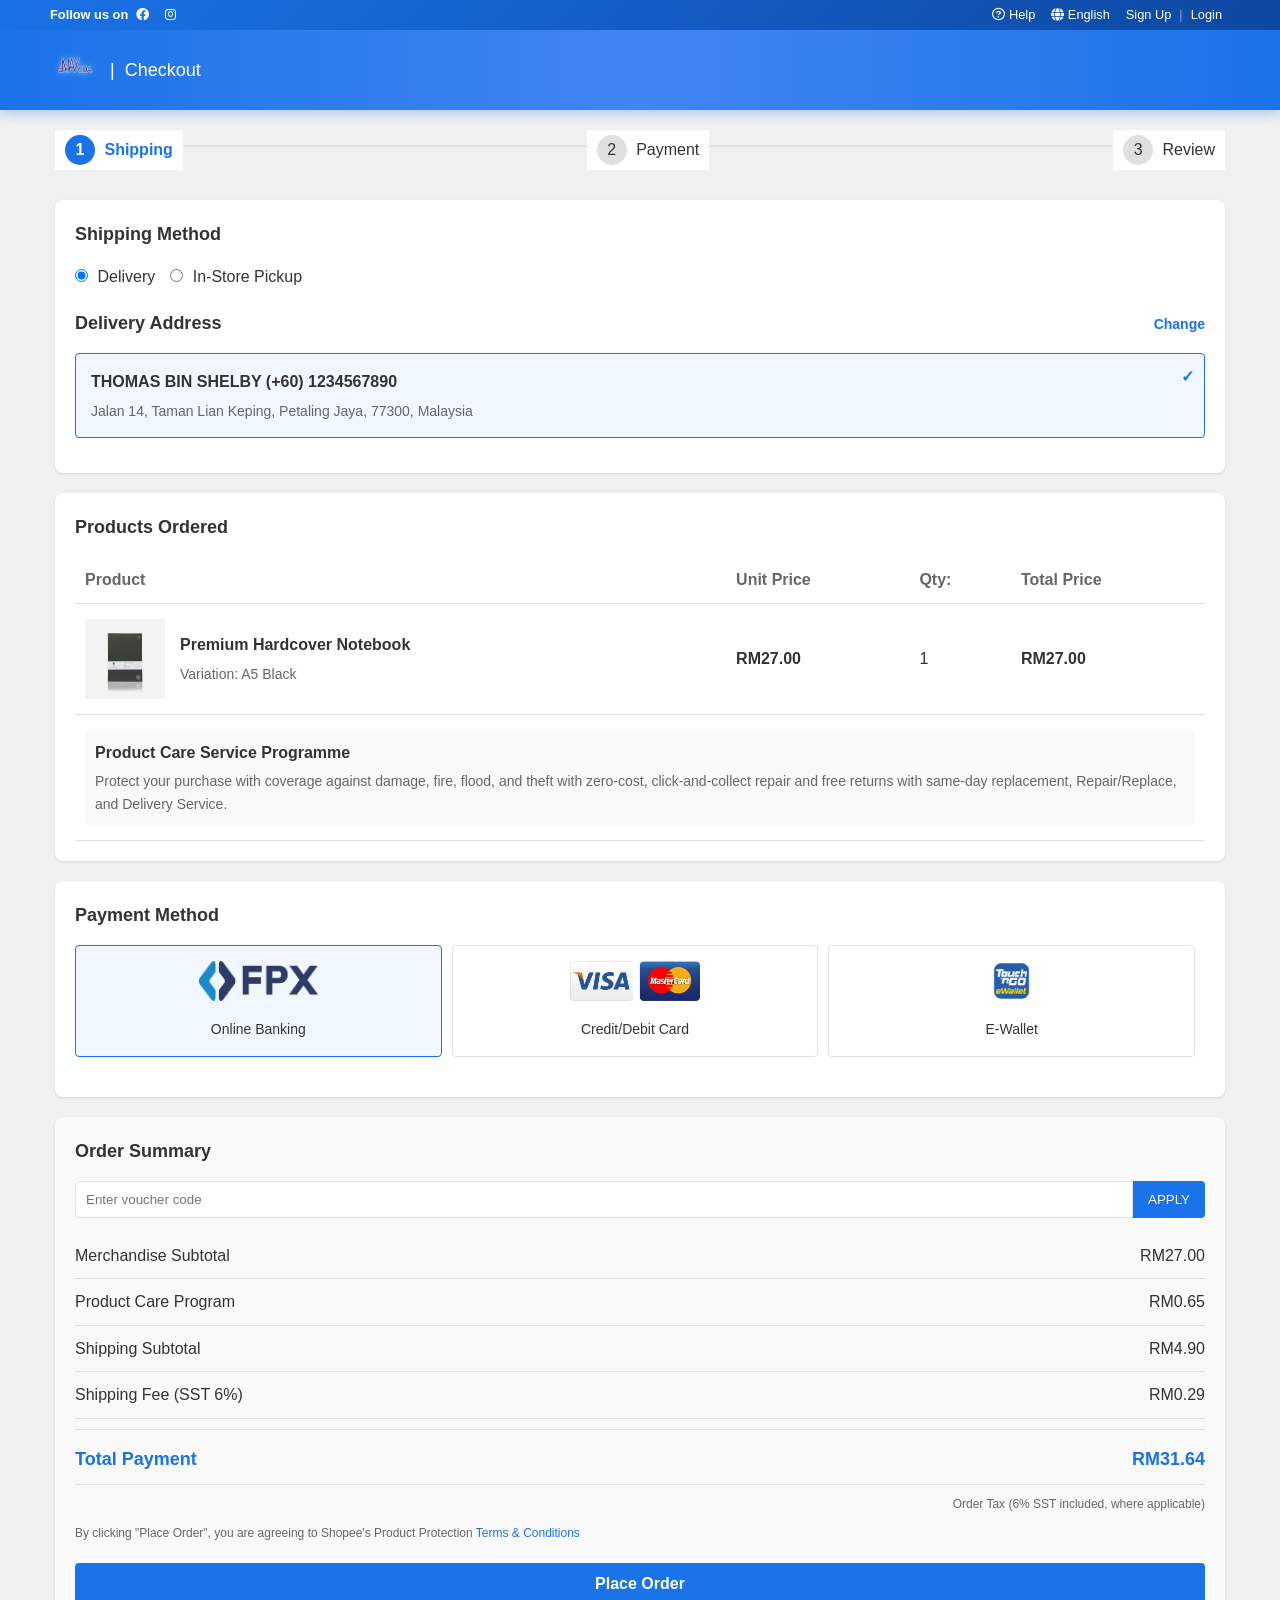
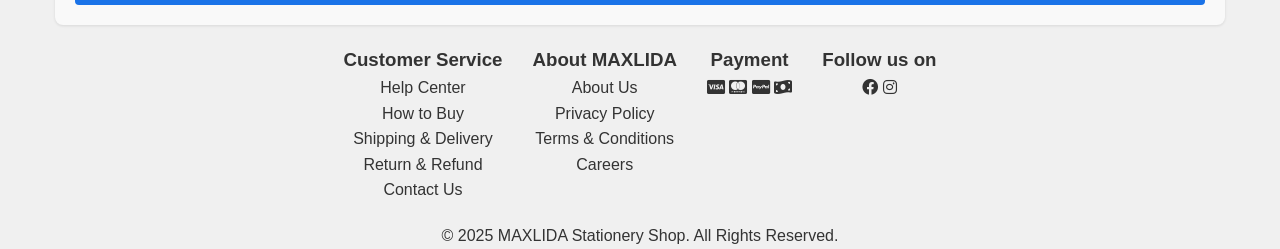
<file: checkout.html>
<!DOCTYPE html>
<html lang="en">
<head>
    <meta charset="UTF-8">
    <meta name="viewport" content="width=device-width, initial-scale=1.0">
    <title data-lang-key="checkout_page_title">Checkout</title>
    <link rel="icon" href="/images/maxlida.png">
    <link rel="stylesheet" href="styles.css">
    <link rel="stylesheet" href="https://cdnjs.cloudflare.com/ajax/libs/font-awesome/6.0.0-beta3/css/all.min.css">
    <style>
        /* Checkout specific styles */
        .checkout-container {
            max-width: 1200px;
            margin: 20px auto;
            padding: 0 15px;
        }
        .checkout-header {
            margin-bottom: 20px;
            padding-bottom: 10px;
            border-bottom: 1px solid #e0e0e0;
        }
        .checkout-steps {
            display: flex;
            justify-content: space-between;
            margin-bottom: 30px;
            position: relative;
        }
        .checkout-steps::after {
            content: "";
            position: absolute;
            top: 15px;
            left: 0;
            right: 0;
            height: 2px;
            background-color: #e0e0e0;
            z-index: -1;
        }
        .step {
            background-color: #fff;
            padding: 5px 10px;
            text-align: center;
            z-index: 1;
        }
        .step.active {
            color: #1a73e8;
            font-weight: bold;
        }
        .step-number {
            display: inline-block;
            width: 30px;
            height: 30px;
            line-height: 30px;
            text-align: center;
            border-radius: 50%;
            background-color: #e0e0e0;
            margin-right: 5px;
        }
        .step.active .step-number {
            background-color: #1a73e8;
            color: white;
        }
        .checkout-section {
            background-color: #fff;
            border-radius: 8px;
            box-shadow: 0 1px 3px rgba(0,0,0,0.1);
            padding: 20px;
            margin-bottom: 20px;
        }
        .section-title {
            font-size: 18px;
            font-weight: 600;
            margin-bottom: 15px;
            display: flex;
            justify-content: space-between;
            align-items: center;
        }
        .section-title a {
            font-size: 14px;
            color: #1a73e8;
            text-decoration: none;
        }
        .address-box {
            border: 1px solid #e0e0e0;
            border-radius: 4px;
            padding: 15px;
            margin-bottom: 15px;
            position: relative;
        }
        .address-box.selected {
            border-color: #1a73e8;
            background-color: #f0f7ff;
        }
        .address-box.selected::before {
            content: "✓";
            position: absolute;
            top: 10px;
            right: 10px;
            color: #1a73e8;
            font-weight: bold;
        }
        .address-name {
            font-weight: 600;
            margin-bottom: 5px;
        }
        .address-details {
            color: #666;
            font-size: 14px;
        }
        .address-phone {
            margin-top: 5px;
            color: #666;
        }
        .product-list {
            width: 100%;
            border-collapse: collapse;
        }
        .product-list th {
            text-align: left;
            padding: 10px;
            border-bottom: 1px solid #e0e0e0;
            color: #666;
        }
        .product-list td {
            padding: 15px 10px;
            border-bottom: 1px solid #e0e0e0;
        }
        .product-image {
            width: 80px;
            height: 80px;
            object-fit: contain;
        }
        .product-details h4 {
            margin: 0 0 5px 0;
            font-size: 16px;
        }
        .product-details p {
            margin: 0;
            color: #666;
            font-size: 14px;
        }
        .product-price {
            font-weight: 600;
            color: #333;
        }
        .payment-methods {
            display: flex;
            flex-wrap: wrap;
            gap: 10px;
            margin-bottom: 20px;
        }
        .payment-method {
            border: 1px solid #e0e0e0;
            border-radius: 4px;
            padding: 15px;
            width: calc(33.333% - 10px);
            text-align: center;
            cursor: pointer;
            transition: all 0.3s;
        }
        .payment-method:hover {
            border-color: #1a73e8;
        }
        .payment-method.selected {
            border-color: #1a73e8;
            background-color: #f0f7ff;
        }
        .payment-method img {
            height: 40px;
            margin-bottom: 10px;
        }
        .payment-method p {
            margin: 0;
            font-size: 14px;
        }
        .order-summary {
            background-color: #f9f9f9;
        }
        .summary-row {
            display: flex;
            justify-content: space-between;
            padding: 10px 0;
            border-bottom: 1px solid #e0e0e0;
        }
        .summary-row:last-child {
            border-bottom: none;
        }
        .summary-row.total {
            font-weight: 600;
            font-size: 18px;
            color: #1a73e8;
            border-top: 1px solid #e0e0e0;
            margin-top: 10px;
            padding-top: 15px;
        }
        .checkout-btn {
            background-color: #1a73e8;
            color: white;
            border: none;
            border-radius: 4px;
            padding: 12px 20px;
            font-size: 16px;
            font-weight: 600;
            cursor: pointer;
            width: 100%;
            margin-top: 20px;
            transition: background-color 0.3s;
        }
        .checkout-btn:hover {
            background-color: #0d62c9;
        }
        .voucher-input {
            display: flex;
            margin-bottom: 15px;
        }
        .voucher-input input {
            flex: 1;
            padding: 10px;
            border: 1px solid #e0e0e0;
            border-radius: 4px 0 0 4px;
            outline: none;
        }
        .voucher-input button {
            padding: 10px 15px;
            background-color: #1a73e8;
            color: white;
            border: none;
            border-radius: 0 4px 4px 0;
            cursor: pointer;
        }
        @media (max-width: 768px) {
            .payment-method {
                width: calc(50% - 10px);
            }
        }
        @media (max-width: 576px) {
            .payment-method {
                width: 100%;
            }
        }
    </style>
</head>
<body>
    <!-- Top Navigation Bar -->
    <div class="top-nav">
        <div class="container">
            <div class="top-nav-left">
                <h4 data-lang-key="follow_us">Follow us on</h4>
                <a href="https://www.facebook.com/p/MAX-LIDA-100069366986077/" class="social-icon" target="_blank"><i class="fab fa-facebook"></i></a>
                <a href="https://www.instagram.com/maxlidaent/?hl=en" class="social-icon" target="_blank"><i class="fab fa-instagram"></i></a>
            </div>
            <div class="top-nav-right">
                <a href="help.html"><i class="far fa-question-circle"></i> <span data-lang-key="help">Help</span></a>
                <div class="language-dropdown">
                    <a href="#" class="language-toggle"><i class="fas fa-globe"></i> <span class="current-lang">English</span></a>
                    <div class="language-options">
                        <a href="#" class="language-option" data-lang="english">English</a>
                        <a href="#" class="language-option" data-lang="malay">Bahasa Melayu</a>
                    </div>
                </div>
                <a href="sign_up.html" data-lang-key="sign_up">Sign Up</a>
                <span class="divider">|</span>
                <a href="login.html" data-lang-key="login">Login</a>
            </div>
        </div>
    </div>

    <!-- Main Header with Checkout -->
    <header class="main-header" style="background-color: #1a73e8;">
        <div class="container">
            <div style="display: flex; align-items: center; justify-content: flex-start; padding: 10px 0;">
                <div class="logo" style="margin-left: 0px;">
                    <a href="index.html">
                        <img src="images/maxlida.png" alt="MAXLIDA Logo" class="logo-image" style="height: 50px;">
                    </a>
                </div>
                <div style="display: flex; align-items: center;">
                    <span style="color: white; font-size: 18px; font-weight: 500; margin-left: 10px;">|</span>
                    <h2 style="color: white; font-size: 18px; font-weight: 500; margin: 0 0 0 10px;" data-lang-key="checkout">Checkout</h2>
                </div>
            </div>
        </div>
    </header>

    <!-- Checkout Content -->
    <div class="checkout-container">
        <div class="checkout-steps">
            <div class="step active">
                <span class="step-number">1</span>
                <span data-lang-key="shipping">Shipping</span>
            </div>
            <div class="step">
                <span class="step-number">2</span>
                <span data-lang-key="payment">Payment</span>
            </div>
            <div class="step">
                <span class="step-number">3</span>
                <span data-lang-key="review">Review</span>
            </div>
        </div>

        <div class="checkout-section">
            <div class="section-title">
                <span data-lang-key="shipping_method">Shipping Method</span>
            </div>
            <div style="margin-bottom: 20px;">
                <div style="display: flex; margin-bottom: 15px;">
                    <div style="margin-right: 15px;">
                        <input type="radio" id="delivery" name="shipping-method" checked style="margin-right: 5px;">
                        <label for="delivery" style="font-weight: 500;" data-lang-key="delivery">Delivery</label>
                    </div>
                    <div>
                        <input type="radio" id="pickup" name="shipping-method" style="margin-right: 5px;">
                        <label for="pickup" style="font-weight: 500;" data-lang-key="in_store_pickup">In-Store Pickup</label>
                    </div>
                </div>
            </div>
            
            <div id="delivery-section">
                <div class="section-title">
                    <span data-lang-key="delivery_address">Delivery Address</span>
                    <a href="#" data-lang-key="change">Change</a>
                </div>
                <div class="address-box selected">
                    <div class="address-name">THOMAS BIN SHELBY (+60) 1234567890</div>
                    <div class="address-details">Jalan 14, Taman Lian Keping, Petaling Jaya, 77300, Malaysia</div>
                </div>
            </div>
            
            <div id="pickup-section" style="display: none;">
                <div class="section-title">
                    <span data-lang-key="pickup_location">Pickup Location</span>
                    <a href="#" data-lang-key="change">Change</a>
                </div>
                <div class="address-box selected">
                    <div class="address-name" data-lang-key="maxlida_main_store">MAXLIDA Main Store</div>
                    <div class="address-details">6, Jln Dato Undang Johol, Kampung Kuala Dioh, 72100 Bahau, Negeri Sembilan</div>
                    <div style="margin-top: 10px; font-size: 14px; color: #666;">
                        <span data-lang-key="operating_hours">Operating Hours</span>: 9:00 AM - 10:00 PM
                    </div>
                </div>
            </div>
        </div>

        <div class="checkout-section">
            <div class="section-title">
                <span data-lang-key="products_ordered">Products Ordered</span>
            </div>
            <table class="product-list">
                <thead>
                    <tr>
                        <th data-lang-key="product">Product</th>
                        <th data-lang-key="unit_price">Unit Price</th>
                        <th data-lang-key="quantity">Quantity</th>
                        <th data-lang-key="total_price">Total Price</th>
                    </tr>
                </thead>
                <tbody>
                    <tr>
                        <td>
                            <div style="display: flex; align-items: center;">
                                <img src="images/premium_notebook1.png" alt="Product" class="product-image">
                                <div class="product-details" style="margin-left: 15px;">
                                    <h4>Premium Hardcover Notebook</h4>
                                    <p>Variation: A5 Black</p>
                                </div>
                            </div>
                        </td>
                        <td class="product-price">RM27.00</td>
                        <td>1</td>
                        <td class="product-price">RM27.00</td>
                    </tr>
                    <tr>
                        <td colspan="4">
                            <div style="padding: 10px; background-color: #f9f9f9; border-radius: 4px;">
                                <div style="font-weight: 600; margin-bottom: 5px;" data-lang-key="product_care">Product Care Service Programme</div>
                                <p style="margin: 0; font-size: 14px; color: #666;" data-lang-key="product_care_desc">Protect your purchase with coverage against damage, fire, flood, and theft with zero-cost, click-and-collect repair and free returns with same-day replacement, Repair/Replace, and Delivery Service.</p>
                            </div>
                        </td>
                    </tr>
                </tbody>
            </table>
        </div>

        <div class="checkout-section">
            <div class="section-title">
                <span data-lang-key="payment_method">Payment Method</span>
            </div>
            <div class="payment-methods">
                <div class="payment-method selected">
                    <img src="images/fpx.png" alt="Online Banking">
                    <p data-lang-key="online_banking">Online Banking</p>
                </div>
                <div class="payment-method">
                    <img src="images/credit_debit.png" alt="Credit/Debit Card">
                    <p data-lang-key="credit_debit_card">Credit/Debit Card</p>
                </div>
                <div class="payment-method">
                    <img src="images/tng.png" alt="E-Wallet">
                    <p data-lang-key="ewallet">TNG E-Wallet</p>
                </div>
            </div>
        </div>

        <div class="checkout-section order-summary">
            <div class="section-title">
                <span data-lang-key="order_summary">Order Summary</span>
            </div>
            <div class="voucher-input">
                <input type="text" id="voucher-input" placeholder="Enter voucher code" data-lang-key="voucher_placeholder">
                <button id="apply-voucher" data-lang-key="apply">Apply</button>
            </div>
            <div id="voucher-applied" style="display: none; background-color: #f0f8ff; padding: 10px; margin: 10px 0; border-radius: 5px; border-left: 4px solid #1a73e8;">
                <div style="display: flex; justify-content: space-between; align-items: center;">
                    <div>
                        <span style="font-weight: 500; color: #1a73e8;" data-lang-key="voucher_applied">Voucher Applied</span>
                        <div style="font-size: 13px; color: #666; margin-top: 3px;">WELCOME10</div>
                    </div>
                    <span style="color: #1a73e8; font-weight: 500;">-RM2.70</span>
                </div>
            </div>
            <div class="summary-row">
                <span data-lang-key="merchandise_subtotal">Merchandise Subtotal</span>
                <span>RM27.00</span>
            </div>
            <div class="summary-row">
                <span data-lang-key="product_care_program">Product Care Program (1 item)</span>
                <span>RM0.65</span>
            </div>
            <div class="summary-row">
                <span data-lang-key="shipping_subtotal">Shipping Subtotal</span>
                <span>RM4.90</span>
            </div>
            <div class="summary-row">
                <span data-lang-key="shipping_fee">Shipping Fee (SST 6%)</span>
                <span>RM0.29</span>
            </div>
            <div class="summary-row total">
                <span data-lang-key="total_payment">Total Payment</span>
                <span>RM31.64</span>
            </div>
            <div style="font-size: 12px; color: #666; margin-top: 10px; text-align: right;">
                <span data-lang-key="order_tax">Order Tax (6% SST included, where applicable)</span>
            </div>
            <div style="font-size: 12px; color: #666; margin-top: 10px;">
                <span data-lang-key="terms_agreement">By clicking "Place Order", you are agreeing to MAXLIDA's Product Protection</span>
                <a href="#" style="color: #1a73e8; text-decoration: none;" data-lang-key="terms_conditions">Terms & Conditions</a>
            </div>
            <button class="checkout-btn" data-lang-key="place_order">Place Order</button>
        </div>
        </div>
    </div>

    <!-- Footer -->
    <footer>
        <div class="container" style="text-align: center;">
            <div class="footer-content" style="display: flex; justify-content: center; flex-wrap: wrap; gap: 30px;">
                <div class="footer-section">
                    <h3 data-lang-key="customer_service">Customer Service</h3>
                    <ul style="padding-left: 0; list-style-type: none; text-align: center;">
                        <li><a href="#" data-lang-key="help_center">Help Center</a></li>
                        <li><a href="#" data-lang-key="how_to_buy">How to Buy</a></li>
                        <li><a href="#" data-lang-key="shipping_delivery">Shipping & Delivery</a></li>
                        <li><a href="#" data-lang-key="return_refund">Return & Refund</a></li>
                        <li><a href="#" data-lang-key="contact_us">Contact Us</a></li>
                    </ul>
                </div>
                <div class="footer-section">
                    <h3 data-lang-key="about_maxlida">About MAXLIDA</h3>
                    <ul style="padding-left: 0; list-style-type: none; text-align: center;">
                        <li><a href="#" data-lang-key="about_us">About Us</a></li>
                        <li><a href="#" data-lang-key="privacy_policy">Privacy Policy</a></li>
                        <li><a href="#" data-lang-key="terms_conditions">Terms & Conditions</a></li>
                        <li><a href="#" data-lang-key="careers">Careers</a></li>
                    </ul>
                </div>
                <div class="footer-section">
                    <h3 data-lang-key="payment">Payment</h3>
                    <div class="payment-icons" style="text-align: center;">
                        <i class="fab fa-cc-visa"></i>
                        <i class="fab fa-cc-mastercard"></i>
                        <i class="fab fa-cc-paypal"></i>
                        <i class="fas fa-money-bill-wave"></i>
                    </div>
                </div>
                <div class="footer-section">
                    <h3 data-lang-key="follow_us">Follow Us</h3>
                    <div class="social-icons" style="text-align: center;">
                        <a href="https://www.facebook.com/p/MAX-LIDA-100069366986077/" target="_blank"><i class="fab fa-facebook"></i></a>
                        <a href="https://www.instagram.com/maxlidaent/?hl=en" target="_blank"><i class="fab fa-instagram"></i></a>
                    </div>
                </div>
            </div>
            <div class="footer-bottom" style="text-align: center; margin-top: 20px;">
                <p>&copy; 2025 MAXLIDA Stationery Shop. <span data-lang-key="all_rights_reserved">All Rights Reserved</span>.</p>
            </div>
        </div>
    </footer>

    <script src="language.js"></script>
    <script>
        document.addEventListener('DOMContentLoaded', function() {
            // Initialize language
            updateLanguage();

            // Language switcher
            const languageToggle = document.querySelector('.language-toggle');
            const languageOptions = document.querySelector('.language-options');
            const languageOptionLinks = document.querySelectorAll('.language-option');
            const currentLangSpan = document.querySelector('.current-lang');

            if (languageToggle) {
                languageToggle.addEventListener('click', function(e) {
                    e.preventDefault();
                    languageOptions.style.display = languageOptions.style.display === 'block' ? 'none' : 'block';
                });
            }

            languageOptionLinks.forEach(function(link) {
                link.addEventListener('click', function(e) {
                    e.preventDefault();
                    const lang = this.getAttribute('data-lang');
                    localStorage.setItem('language', lang);
                    currentLangSpan.textContent = lang === 'english' ? 'English' : 'Bahasa Melayu';
                    languageOptions.style.display = 'none';
                    updateLanguage();
                });
            });

            // Shipping method selection
const deliveryRadio = document.getElementById('delivery');
            const pickupRadio = document.getElementById('pickup');
            const deliverySection = document.getElementById('delivery-section');
            const pickupSection = document.getElementById('pickup-section');
            
            deliveryRadio.addEventListener('change', function() {
                if (this.checked) {
                    deliverySection.style.display = 'block';
                    pickupSection.style.display = 'none';
                    document.querySelector('.summary-row:nth-child(4) span:last-child').textContent = 'RM4.90';
                    document.querySelector('.summary-row:nth-child(5) span:last-child').textContent = 'RM0.29';
                    updateTotal();
                }
            });
            
            pickupRadio.addEventListener('change', function() {
                if (this.checked) {
                    deliverySection.style.display = 'none';
                    pickupSection.style.display = 'block';
                    document.querySelector('.summary-row:nth-child(4) span:last-child').textContent = 'RM0.00';
                    document.querySelector('.summary-row:nth-child(5) span:last-child').textContent = 'RM0.00';
                    updateTotal();
                }
            });
            
            function updateTotal() {
                const merchandiseSubtotal = parseFloat(document.querySelector('.summary-row:nth-child(2) span:last-child').textContent.replace('RM', ''));
                const productCareFee = parseFloat(document.querySelector('.summary-row:nth-child(3) span:last-child').textContent.replace('RM', ''));
                const shippingSubtotal = parseFloat(document.querySelector('.summary-row:nth-child(4) span:last-child').textContent.replace('RM', ''));
                const shippingTax = parseFloat(document.querySelector('.summary-row:nth-child(5) span:last-child').textContent.replace('RM', ''));
                let voucherDiscount = 0;
                if (document.getElementById('voucher-applied').style.display === 'block') {
                    voucherDiscount = 2.70;
                }
                const total = merchandiseSubtotal + productCareFee + shippingSubtotal + shippingTax - voucherDiscount;
                document.querySelector('.summary-row.total span:last-child').textContent = 'RM' + total.toFixed(2);
            }

            // Payment method selection
            const paymentMethods = document.querySelectorAll('.payment-method');
            paymentMethods.forEach(method => {
                method.addEventListener('click', function() {
                    paymentMethods.forEach(m => m.classList.remove('selected'));
                    this.classList.add('selected');
                });
            });

            // Voucher code application
            const applyVoucherBtn = document.getElementById('apply-voucher');
            const voucherInput = document.getElementById('voucher-input');
            const voucherApplied = document.getElementById('voucher-applied');
            
            applyVoucherBtn.addEventListener('click', function() {
                const voucherCode = voucherInput.value.trim().toUpperCase();
                if (voucherCode === 'MAXLIDA10') {
                    voucherApplied.style.display = 'block';
                    voucherInput.value = '';
                    updateTotal();
                    alert('Voucher applied successfully! 10% discount on merchandise subtotal.');
                } else if (voucherCode) {
                    alert('Invalid voucher code. Please try again.');
                }
            });

            // Place order button
const placeOrderBtn = document.querySelector('.checkout-btn');
if (placeOrderBtn) {
    placeOrderBtn.addEventListener('click', function() {
        // --- Store order in localStorage for admin dashboard ---
        // Generate Order ID
        const orderId = '#ORD-' + new Date().getFullYear() + '-' + Math.floor(Math.random() * 9000 + 1000);
        // Get customer name from logged in user, fallback to Guest
        let customerName = 'Guest';
        const loggedInUser = localStorage.getItem('loggedInUser');
        if (loggedInUser) {
            try {
                const userObj = JSON.parse(loggedInUser);
                if (userObj.username) {
                    customerName = userObj.username;
                }
            } catch {}
        }
        // Get date
        const date = new Date().toLocaleDateString('en-GB', { day: '2-digit', month: 'short', year: 'numeric' });
        // Get amount (total)
        const amount = document.querySelector('.summary-row.total span:last-child').textContent;
        // Save to localStorage
        let orders = JSON.parse(localStorage.getItem('orders')) || [];
        orders.unshift({
            orderId: orderId,
            customer: customerName,
            date: date,
            amount: amount
        });
        localStorage.setItem('orders', JSON.stringify(orders));
        // --- End store order ---
const order = {
    orderId,
    customer: customerName,
    date,
    amount: document.querySelector('.summary-row.total span:last-child').textContent
};

// Get existing orders from localStorage or start with an empty array
let orders = JSON.parse(localStorage.getItem('orderList')) || [];

// Add the new order
orders.unshift(order);

// Save back to localStorage
localStorage.setItem('orderList', JSON.stringify(orders));

// Redirect or confirm
alert("Order placed successfully!");
window.location.href = "index.html"; // or wherever you want

        const shippingMethod = document.getElementById('delivery').checked ? 'Delivery' : 'In-Store Pickup';
        const hasVoucher = document.getElementById('voucher-applied').style.display === 'block';
        let message = 'Order placed successfully with ' + shippingMethod;
        if (hasVoucher) {
            message += ' and 10% discount voucher applied';
        }
        alert(message + '! Thank you for shopping with us.');
        window.location.href = 'index.html';
    });
}
        });

        function updateLanguage() {
            const currentLang = localStorage.getItem('language') || 'english';
            const currentLangSpan = document.querySelector('.current-lang');
            
            if (currentLangSpan) {
                currentLangSpan.textContent = currentLang === 'english' ? 'English' : 'Bahasa Melayu';
            }
            
            const elementsWithLangKey = document.querySelectorAll('[data-lang-key]');
            elementsWithLangKey.forEach(function(element) {
                const key = element.getAttribute('data-lang-key');
                if (translations[key]) {
                    const text = currentLang === 'english' ? translations[key] : translationsMalay[key];
                    if (text) {
                        if (element.tagName === 'INPUT' || element.tagName === 'TEXTAREA') {
                            element.placeholder = text;
                        } else {
                            element.textContent = text;
                        }
                    }
                }
            });

            const elementsWithLangAttr = document.querySelectorAll('[data-lang-attr]');
            elementsWithLangAttr.forEach(function(element) {
                const data = element.getAttribute('data-lang-attr').split(':');
                if (data.length === 2) {
                    const attr = data[0];
                    const key = data[1];
                    if (translations[key]) {
                        const text = currentLang === 'english' ? translations[key] : translationsMalay[key];
                        if (text) {
                            element.setAttribute(attr, text);
                        }
                    }
                }
            });
        }
    </script>
</body>
</html>
</file>
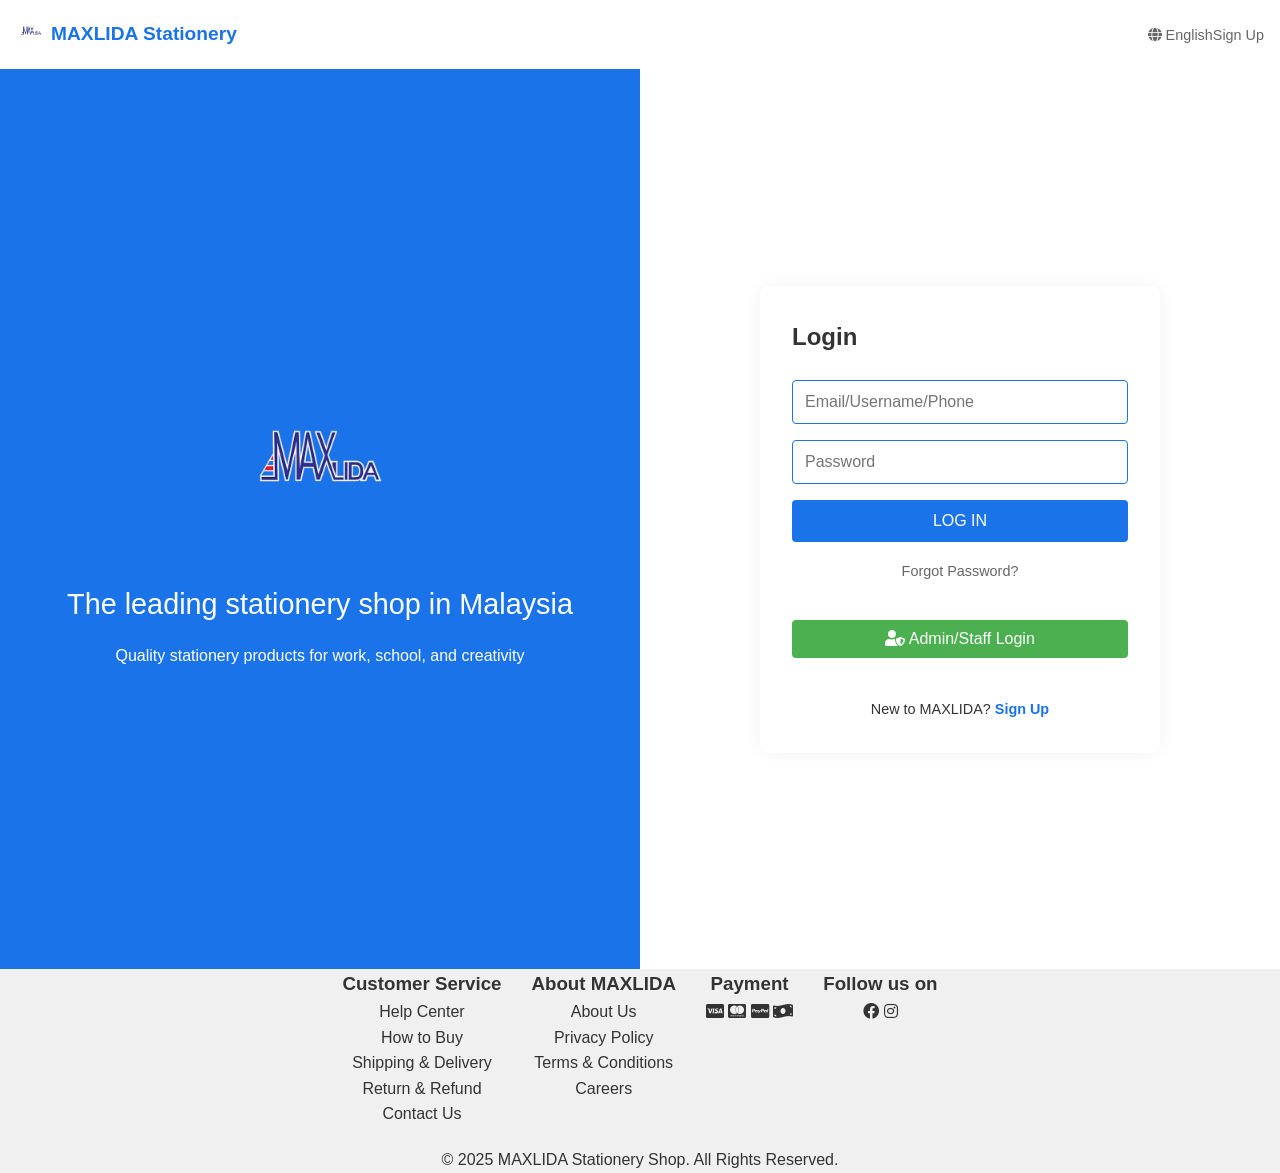
<file: login.html>
<!DOCTYPE html>
<html lang="en">
  <head>
    <meta charset="UTF-8" />
    <meta name="viewport" content="width=device-width, initial-scale=1.0" />
    <title data-lang-key="login_page_title">Login MAXLIDA Stationery</title>
    <link rel="icon" href="/images/maxlida.png" />
    <link rel="stylesheet" href="styles.css" />
    <link
      rel="stylesheet"
      href="https://cdnjs.cloudflare.com/ajax/libs/font-awesome/5.15.4/css/all.min.css"
    />
    <script src="language.js"></script>
    <style>
      .login-container {
        display: flex;
        min-height: 100vh;
        background-color: #1a73e8;
      }
      .login-branding {
        flex: 1;
        display: flex;
        flex-direction: column;
        justify-content: center;
        align-items: center;
        color: white;
        padding: 2rem;
        text-align: center;
      }
      .login-branding img {
        width: 180px;
        margin-bottom: 2rem;
      }
      .login-branding h2 {
        font-size: 1.8rem;
        margin-bottom: 1rem;
        font-weight: 400;
      }
      .login-form-container {
        flex: 1;
        background-color: white;
        display: flex;
        justify-content: center;
        align-items: center;
        padding: 2rem;
      }
      .login-form {
        width: 100%;
        max-width: 400px;
        padding: 2rem;
        border-radius: 8px;
        box-shadow: 0 0 20px rgba(0, 0, 0, 0.05);
      }
      .login-form h1 {
        margin-bottom: 1.5rem;
        font-size: 1.5rem;
        color: #333;
      }
      .login-form input {
        width: 100%;
        padding: 12px;
        margin-bottom: 1rem;
        border: 1px solid #1a73e8;
        border-radius: 4px;
        font-size: 1rem;
      }
      .login-form input:focus {
        outline: none;
        border-color: #1a73e8;
      }
      .login-form button {
        width: 100%;
        padding: 12px;
        background-color: #1a73e8;
        color: white;
        border: none;
        border-radius: 4px;
        font-size: 1rem;
        cursor: pointer;
        margin-bottom: 1rem;
      }
      .login-form button:hover {
        background-color: #1a73e8;
      }
      .forgot-password {
        text-align: center;
        margin-bottom: 1rem;
      }
      .forgot-password a {
        color: #666;
        text-decoration: none;
        font-size: 0.9rem;
      }
      .signup-link {
        text-align: center;
        margin-top: 1.5rem;
        font-size: 0.9rem;
      }
      .signup-link a {
        color: #1a73e8;
        text-decoration: none;
        font-weight: bold;
      }
      .header-login {
        display: flex;
        justify-content: space-between;
        align-items: center;
        padding: 1rem;
        background-color: white;
      }
      .header-login .logo {
        display: flex;
        align-items: center;
      }
      .header-login .logo img {
        height: 30px;
        margin-right: 5px;
      }
      .header-login .logo span {
        color: #1a73e8;
        font-weight: bold;
        font-size: 1.2rem;
      }
      .header-login a {
        color: #666;
        text-decoration: none;
        font-size: 0.9rem;
      }
      #nav-profile {
        display: none;
        align-items: center;
        gap: 10px;
      }
      #profile-link {
        color: #1a73e8;
        text-decoration: none;
        font-weight: bold;
        font-size: 0.9rem;
      }
      @media (max-width: 768px) {
        .login-container {
          flex-direction: column;
        }
        .login-branding {
          padding: 2rem 1rem;
        }
        .login-form-container {
          padding: 1rem;
        }
      }
    </style>
  </head>
  <body>
    <!-- Simple Header -->
    <div class="header-login">
      <div class="logo">
        <a href="index.html"
          ><img src="images/maxlida.png" alt="MAXLIDA Logo"
        /></a>
        <span data-lang-key="shop_name">MAXLIDA Stationery</span>
      </div>
      <!-- Auth links -->
      <div class="top-nav-right">
        <!-- Language Dropdown -->
        <div class="language-dropdown">
          <a href="#" class="language-toggle">
            <i class="fas fa-globe"></i>
            <span class="current-lang">English</span>
          </a>
          <div class="language-options">
            <a href="#" class="language-option" data-lang="english">English</a>
            <a href="#" class="language-option" data-lang="malay">Bahasa Melayu</a>
          </div>
        </div>
        <!-- Auth links -->
        <span id="nav-auth">
          <a href="sign_up.html" id="signup-link" data-lang-key="sign_up">Sign Up</a>
        </span>
      </div>
    </div>

    <!-- Login Container -->
    <div class="login-container">
      <!-- Left Side - Branding -->
      <div class="login-branding">
        <img src="images/maxlida.png" alt="MAXLIDA Logo" />
        <h2 data-lang-key="login_tagline">
          The leading stationery shop in Malaysia
        </h2>
        <p data-lang-key="login_description">
          Quality stationery products for work, school, and creativity
        </p>
      </div>

      <!-- Right Side - Login Form -->
      <div class="login-form-container">
        <div class="login-form">
          <h1 data-lang-key="login">Log In</h1>
          <form id="loginForm">
            <input
              id="login-username"
              type="text"
              placeholder="Email/Username/Phone"
              data-lang-key="login_placeholder"
              data-lang-attr="placeholder"
              required
            />
            <input
              id="login-password"
              type="password"
              placeholder="Password"
              data-lang-key="password_placeholder"
              data-lang-attr="placeholder"
              required
            />
            <button type="submit" data-lang-key="login_button">LOG IN</button>
          </form>
          <div class="forgot-password">
            <a href="#" data-lang-key="forgot_password">Forgot Password?</a>
          </div>
          <div class="admin-staff-login">
            <button
              id="admin-login-btn"
              style="
                background-color: #4caf50;
                color: white;
                padding: 10px 15px;
                border: none;
                border-radius: 4px;
                cursor: pointer;
                margin-top: 20px;
                width: 100%;
              "
            >
              <i class="fas fa-user-shield"></i>
              <span data-lang-key="admin_staff_login">Admin/Staff Login</span>
            </button>
          </div>
          <div class="signup-link">
            <span data-lang-key="new_to_maxlida">New to MAXLIDA?</span>
            <a href="sign_up.html" data-lang-key="sign_up">Sign up</a>
          </div>
        </div>
      </div>
    </div>

    <!-- Footer -->
    <footer>
      <div class="container" style="text-align: center">
        <div
          class="footer-content"
          style="
            display: flex;
            justify-content: center;
            flex-wrap: wrap;
            gap: 30px;
          "
        >
          <div class="footer-section">
            <h3 data-lang-key="customer_service">Customer Service</h3>
            <ul
              style="padding-left: 0; list-style-type: none; text-align: center"
            >
              <li><a href="#" data-lang-key="help_center">Help Center</a></li>
              <li><a href="#" data-lang-key="how_to_buy">How to Buy</a></li>
              <li>
                <a href="#" data-lang-key="shipping_delivery"
                  >Shipping & Delivery</a
                >
              </li>
              <li>
                <a href="#" data-lang-key="return_refund">Return & Refund</a>
              </li>
              <li><a href="#" data-lang-key="contact_us">Contact Us</a></li>
            </ul>
          </div>
          <div class="footer-section">
            <h3 data-lang-key="about_maxlida">About MAXLIDA</h3>
            <ul
              style="padding-left: 0; list-style-type: none; text-align: center"
            >
              <li><a href="#" data-lang-key="about_us">About Us</a></li>
              <li>
                <a href="#" data-lang-key="privacy_policy">Privacy Policy</a>
              </li>
              <li>
                <a href="#" data-lang-key="terms_conditions"
                  >Terms & Conditions</a
                >
              </li>
              <li><a href="#" data-lang-key="careers">Careers</a></li>
            </ul>
          </div>
          <div class="footer-section">
            <h3 data-lang-key="payment">Payment</h3>
            <div class="payment-icons" style="text-align: center">
              <i class="fab fa-cc-visa"></i>
              <i class="fab fa-cc-mastercard"></i>
              <i class="fab fa-cc-paypal"></i>
              <i class="fas fa-money-bill-wave"></i>
            </div>
          </div>
          <div class="footer-section">
            <h3 data-lang-key="follow_us">Follow Us</h3>
            <div class="social-icons" style="text-align: center">
              <a
                href="https://www.facebook.com/p/MAX-LIDA-100069366986077/"
                target="_blank"
                ><i class="fab fa-facebook"></i
              ></a>
              <a
                href="https://www.instagram.com/maxlidaent/?hl=en"
                target="_blank"
                ><i class="fab fa-instagram"></i
              ></a>
            </div>
          </div>
        </div>
        <div class="footer-bottom" style="text-align: center; margin-top: 20px">
          <p>
            &copy; 2025 MAXLIDA Stationery Shop.
            <span data-lang-key="all_rights_reserved">All Rights Reserved</span
            >.
          </p>
        </div>
      </div>
    </footer>

    <script>
      document.addEventListener("DOMContentLoaded", function () {
        // Show/hide nav links based on login status
        const loggedInUser = localStorage.getItem("loggedInUser");
        const navAuth = document.getElementById("nav-auth");
        const navProfile = document.getElementById("nav-profile");
        const profileUsername = document.getElementById("profile-username");
        if (loggedInUser) {
          if (navAuth) navAuth.style.display = "none";
          if (navProfile) navProfile.style.display = "inline-flex";
          try {
            const userObj = JSON.parse(loggedInUser);
            if (profileUsername)
              profileUsername.textContent = userObj.username || "";
          } catch {}
        } else {
          if (navAuth) navAuth.style.display = "inline";
          if (navProfile) navProfile.style.display = "none";
        }

        // Logout functionality
        const logoutLink = document.getElementById("logout-link");
        if (logoutLink) {
          logoutLink.addEventListener("click", function (e) {
            e.preventDefault();
            localStorage.removeItem("loggedInUser");
            window.location.reload();
          });
        }

        // Update language on page load
        const currentLang = localStorage.getItem("language") || "english";
        if (typeof updateLanguage === "function") updateLanguage(currentLang);

        // Handle login form submission
        document
          .getElementById("loginForm")
          .addEventListener("submit", function (e) {
            e.preventDefault();
            // Get input values
            const username = document.getElementById("login-username").value;
            const password = document.getElementById("login-password").value;

            // Get all registered users from localStorage
            const users = JSON.parse(localStorage.getItem("users")) || [];

            // Check if user exists
            const foundUser = users.find(
              (user) => user.username === username && user.password === password
            );

            if (foundUser) {
              // Save logged-in user info (optional)
              localStorage.setItem("loggedInUser", JSON.stringify(foundUser));
              // Redirect to home page
              window.location.href = "index.html";
            } else {
              alert("Invalid username or password!");
            }
          });

        // Handle admin/staff login button
        document
          .getElementById("admin-login-btn")
          .addEventListener("click", function () {
            window.location.href = "admin_login.html";
          });
      });

      // Language switching function (dummy fallback)
      function updateLanguage(lang) {
        // This function should be defined in language.js
      }
    </script>
  </body>
</html>
</file>
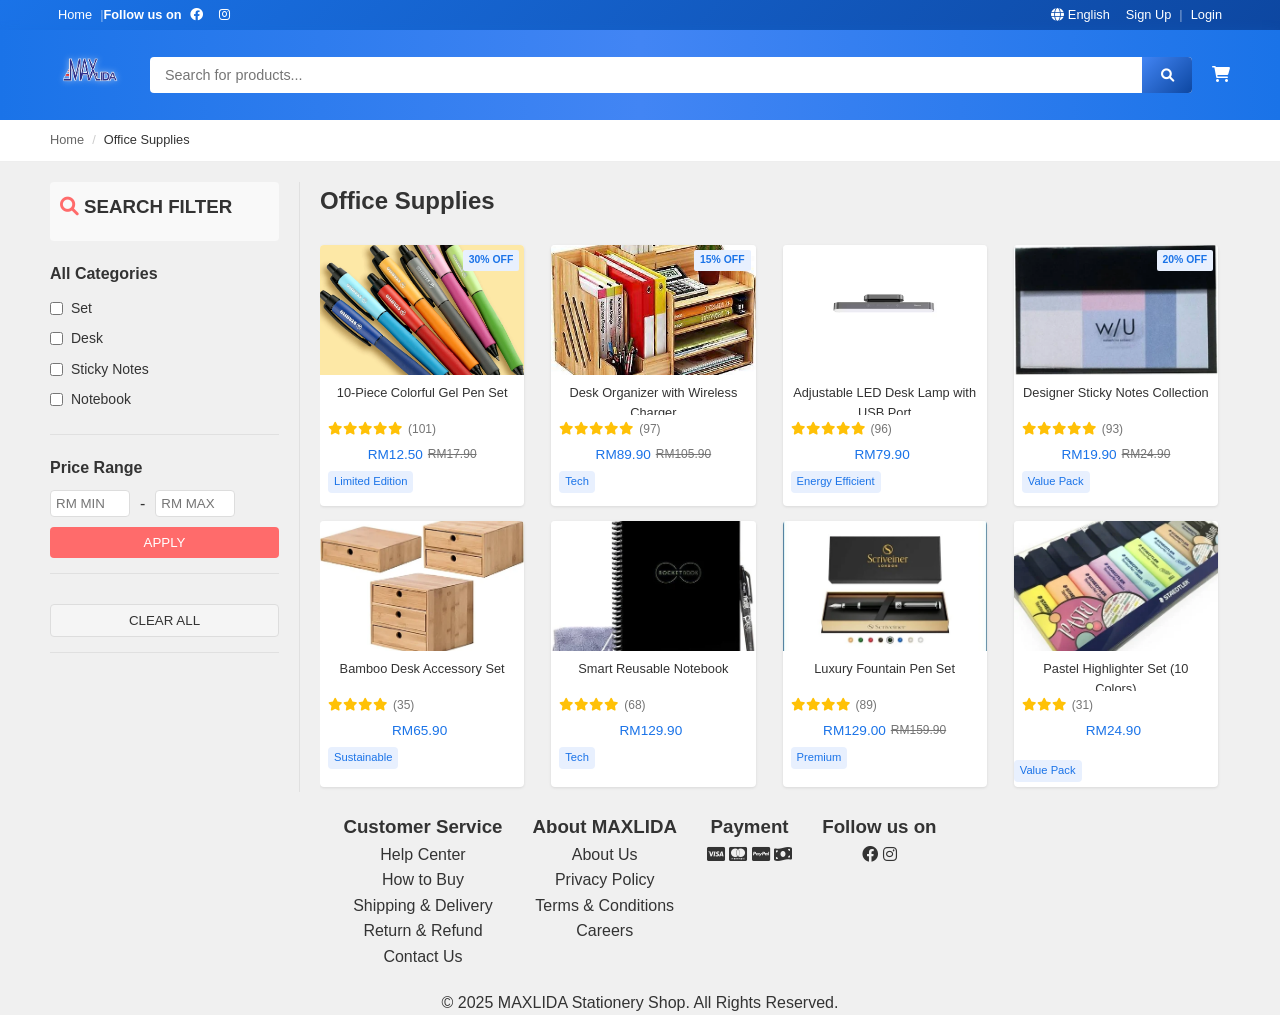
<file: office_supplies.html>
<!DOCTYPE html>
<html lang="en">
  <head>
    <meta charset="UTF-8" />
    <meta name="viewport" content="width=device-width, initial-scale=1.0" />
    <title>Office Supplies</title>
    <link rel="icon" href="/images/maxlida.png" />
    <link rel="stylesheet" href="styles.css?v=1.1" />
    <link
      rel="stylesheet"
      href="https://cdnjs.cloudflare.com/ajax/libs/font-awesome/6.0.0-beta3/css/all.min.css"
    />
    <style>
      .category-container {
        display: flex;
        max-width: 1200px;
        margin: 0 auto;
        padding: 20px 0;
      }
      .filter-sidebar {
        width: 250px;
        padding-right: 20px;
        border-right: 1px solid #e0e0e0;
      }
      .product-grid-container {
        flex: 1;
        padding-left: 20px;
      }
      .product-grid {
        display: grid;
        grid-template-columns: repeat(auto-fill, minmax(180px, 1fr));
        gap: 15px;
        position: relative;
      }
      .filter-section {
        margin-bottom: 20px;
        border-bottom: 1px solid #e0e0e0;
        padding-bottom: 15px;
      }
      .filter-section h3 {
        font-size: 16px;
        margin-bottom: 10px;
        color: #333;
        font-weight: 600;
      }
      .filter-options {
        list-style: none;
        padding: 0;
      }
      .filter-options li {
        margin-bottom: 8px;
      }
      .filter-options label {
        display: flex;
        align-items: center;
        cursor: pointer;
        font-size: 14px;
      }
      .filter-options input[type="checkbox"] {
        margin-right: 8px;
      }
      .price-range {
        display: flex;
        align-items: center;
        gap: 10px;
        margin-top: 10px;
      }
      .price-range input {
        width: 80px;
        padding: 5px;
        border: 1px solid #ddd;
        border-radius: 4px;
      }
      .filter-button {
        background-color: #ff6b6b;
        color: white;
        border: none;
        padding: 8px 15px;
        border-radius: 4px;
        cursor: pointer;
        font-weight: 500;
        margin-top: 10px;
        width: 100%;
      }
      .filter-button:hover {
        background-color: #ff5252;
      }
      .clear-button {
        background-color: #f5f5f5;
        color: #333;
        border: 1px solid #ddd;
        padding: 8px 15px;
        border-radius: 4px;
        cursor: pointer;
        font-weight: 500;
        margin-top: 10px;
        width: 100%;
        text-align: center;
      }
      .clear-button:hover {
        background-color: #e0e0e0;
      }
      .category-header {
        display: flex;
        justify-content: space-between;
        align-items: center;
        margin-bottom: 20px;
      }
      .category-title-container {
        display: flex;
        align-items: center;
        gap: 15px;
      }
      .see-all-button {
        display: inline-flex;
        align-items: center;
        color: #ff6b35;
        font-weight: 500;
        text-decoration: none;
        padding: 5px 10px;
        border-radius: 4px;
        background-color: rgba(255, 107, 53, 0.1);
        transition: all 0.3s ease;
      }
      .see-all-button i {
        margin-left: 5px;
        font-size: 12px;
      }
      .see-all-button:hover {
        background-color: rgba(255, 107, 53, 0.2);
      }
      .category-title {
        font-size: 24px;
        font-weight: 600;
      }
      .filter-toggle {
        display: none;
        align-items: center;
        gap: 5px;
        background-color: #f5f5f5;
        padding: 8px 15px;
        border-radius: 4px;
        margin-bottom: 15px;
        cursor: pointer;
      }
      .search-filter {
        margin-bottom: 20px;
        padding: 10px;
        background-color: #f9f9f9;
        border-radius: 4px;
      }
      .search-filter h3 {
        margin-bottom: 10px;
        display: flex;
        align-items: center;
        gap: 5px;
      }
      .search-filter h3 i {
        color: #ff6b6b;
      }
      @media (max-width: 768px) {
        .category-container {
          flex-direction: column;
        }
        .filter-sidebar {
          width: 100%;
          border-right: none;
          border-bottom: 1px solid #e0e0e0;
          padding-right: 0;
          padding-bottom: 20px;
          margin-bottom: 20px;
          display: none;
        }
        .filter-sidebar.active {
          display: block;
        }
        .product-grid-container {
          padding-left: 0;
        }
        .filter-toggle {
          display: flex;
        }
      }
      .product-grid {
        position: relative;
      }
    </style>
  </head>
  <body>
    <!-- Top Navigation Bar -->
    <div class="top-nav">
      <div class="container">
        <div class="top-nav-left">
          <a href="index.html" data-lang-key="home">Home</a>
          <span class="divider">|</span>
          <h4 data-lang-key="follow_us">Follow us on</h4>
          <a
            href="https://www.facebook.com/p/MAX-LIDA-100069366986077/"
            class="social-icon"
            target="_blank"
            ><i class="fab fa-facebook"></i
          ></a>
          <a
            href="https://www.instagram.com/maxlidaent/?hl=en"
            class="social-icon"
            target="_blank"
            ><i class="fab fa-instagram"></i
          ></a>
        </div>
        <div class="top-nav-right">
          <div class="language-dropdown">
            <a href="#" class="language-toggle"
              ><i class="fas fa-globe"></i>
              <span class="current-lang">English</span></a
            >
            <div class="language-options">
              <a href="#" class="language-option" data-lang="english"
                >English</a
              >
              <a href="#" class="language-option" data-lang="malay"
                >Bahasa Melayu</a
              >
            </div>
          </div>
          <a href="sign_up.html" data-lang-key="sign_up">Sign Up</a>
          <span class="divider">|</span>
          <a href="login.html" data-lang-key="login">Login</a>
        </div>
      </div>
    </div>

    <!-- Main Header -->
    <header class="main-header">
      <div class="container">
        <div class="logo">
          <a href="index.html">
            <img
              src="images/maxlida.png"
              alt="MAXLIDA Stationery Shop"
              class="logo-image"
            />
          </a>
        </div>
        <div class="search-bar">
          <input
            type="text"
            placeholder="Search for products..."
            data-lang-key="search_placeholder"
          />
          <button><i class="fas fa-search"></i></button>
        </div>
        <div class="header-actions">
          <a href="cart.html" class="action-link cart-link"
            ><i class="fas fa-shopping-cart"></i
          ></a>
        </div>
      </div>
    </header>

    <!-- Breadcrumb -->
    <div class="breadcrumb-container">
      <div class="container">
        <ul class="breadcrumb">
          <li><a href="index.html" data-lang-key="home">Home</a></li>
          <li>
            <span class="category-name" data-lang-key="office_supplies"
              >Office Supplies</span
            >
          </li>
        </ul>
      </div>
    </div>

    <!-- Main Category Content -->
    <div class="container">
      <!-- Mobile Filter Toggle -->
      <div class="filter-toggle" id="filterToggle">
        <i class="fas fa-filter"></i>
        <span data-lang-key="filter_products">Filter Products</span>
      </div>

      <div class="category-container">
        <!-- Filter Sidebar -->
        <div class="filter-sidebar" id="filterSidebar">
          <div class="search-filter">
            <h3>
              <i class="fas fa-search"></i>
              <span data-lang-key="search_filter">SEARCH FILTER</span>
            </h3>
          </div>

          <!-- Category Filter -->
          <div class="filter-section">
            <h3 data-lang-key="all_categories">All Categories</h3>
            <ul class="filter-options">
              <li>
                <label>
                  <input type="checkbox" value="set" />
                  <span data-lang-key="set">Set</span>
                </label>
              </li>
              <li>
                <label>
                  <input type="checkbox" value="desk" />
                  <span data-lang-key="desk">Desk</span>
                </label>
              </li>
              <li>
                <label>
                  <input type="checkbox" value="sticky_notes" />
                  <span data-lang-key="sticky_notes">Sticky Notes</span>
                </label>
              </li>
              <li>
                <label>
                  <input type="checkbox" value="notebook" />
                  <span data-lang-key="notebook">Notebook</span>
                </label>
              </li>
            </ul>
          </div>

          <!-- Price Range Filter -->
          <div class="filter-section">
            <h3 data-lang-key="price_range">Price Range</h3>
            <div class="price-range">
              <input
                type="text"
                placeholder="RM MIN"
                id="minPrice"
                data-lang-key="min_price"
                data-lang-attr="placeholder"
              />
              <span>-</span>
              <input
                type="text"
                placeholder="RM MAX"
                id="maxPrice"
                data-lang-key="max_price"
                data-lang-attr="placeholder"
              />
            </div>
            <button class="filter-button" data-lang-key="apply">APPLY</button>
          </div>

          <!-- Clear All Filters -->
          <div class="filter-section">
            <button class="clear-button" data-lang-key="clear_all">
              CLEAR ALL
            </button>
          </div>
        </div>

        <!-- Product Grid Container -->
        <div class="product-grid-container">
          <div class="category-header">
            <div class="category-title-container">
              <h1 class="category-title" data-lang-key="office_supplies">
                Office Supplies
              </h1>
            </div>
          </div>

                <!-- Product Grid -->
                <div class="product-grid">
                    <!-- Product Card 1 - Gel Pen Set -->
                    <a href="product-detail.html" class="product-card">
                        <div class="product-image">
                            <img src="images/gel_pens.png" alt="Gel Pen Set">
                            <div class="discount-tag">30% OFF</div>
                        </div>
                        <div class="product-info">
                            <h3 data-lang-key="colorful_gel_pens">10-Pack Colorful Gel Pens</h3>
                            <div class="rating">
                                <i class="fas fa-star"></i>
                                <i class="fas fa-star"></i>
                                <i class="fas fa-star"></i>
                                <i class="fas fa-star"></i>
                                <i class="fas fa-star"></i>
                                <span>(101)</span>
                            </div>
                            <div class="price">
                                <span class="current-price">RM12.50</span>
                                <span class="original-price">RM17.90</span>
                            </div>
                            <div class="tags">
                                <span class="tag" data-lang-key="tag_limited">Limited Edition</span>
                            </div>
                        </div>
                    </a>

                    <!-- Product Card 2 - Desk Organizer with Wireless Charger -->
                    <a href="product-detail.html" class="product-card">
                        <div class="product-image">
                            <img src="images/desk_organizer.jpg" alt="Desk Organizer with Wireless Charger">
                            <div class="discount-tag" data-lang-key="discount_percent" data-lang-params='{"percent": "15"}'>15% OFF</div>
                        </div>
                        <div class="product-info">
                            <h3 data-lang-key="desk_organizer_charger">Desk Organizer with Wireless Charger</h3>
                            <div class="rating">
                                <i class="fas fa-star"></i>
                                <i class="fas fa-star"></i>
                                <i class="fas fa-star"></i>
                                <i class="fas fa-star"></i>
                                <i class="fas fa-star"></i>
                                <span>(97)</span>
                            </div>
                            <div class="price">
                                <span class="current-price">RM89.90</span>
                                <span class="original-price">RM105.90</span>
                            </div>
                            <div class="tags">
                                <span class="tag" data-lang-key="tag_tech">Tech</span>
                            </div>
                        </div>
                    </a>

                    <!-- Product Card 3 - LED Desk Lamp -->
                    <a href="product-detail.html" class="product-card">
                        <div class="product-image">
                            <img src="images/desk_lamp.png" alt="LED Desk Lamp">
                        </div>
                        <div class="product-info">
                            <h3 data-lang-key="led_desk_lamp">Adjustable LED Desk Lamp with USB Port</h3>
                            <div class="rating">
                                <i class="fas fa-star"></i>
                                <i class="fas fa-star"></i>
                                <i class="fas fa-star"></i>
                                <i class="fas fa-star"></i>
                                <i class="fas fa-star"></i>
                                <span>(96)</span>
                            </div>
                            <div class="price">
                                <span class="current-price">RM79.90</span>
                            </div>
                            <div class="tags">
                                <span class="tag" data-lang-key="tag_energy_efficient">Energy Efficient</span>
                            </div>
                        </div>
                    </a>

                    <!-- Product Card 4 - Designer Sticky Notes -->
                    <a href="product-detail.html" class="product-card">
                        <div class="product-image">
                            <img src="images/sticky_note.png" alt="Designer Sticky Notes">
                            <div class="discount-tag" data-lang-key="discount_percent" data-lang-params='{"percent": "20"}'>20% OFF</div>
                        </div>
                        <div class="product-info">
                            <h3 data-lang-key="designer_sticky_notes">Designer Sticky Notes Collection</h3>
                            <div class="rating">
                                <i class="fas fa-star"></i>
                                <i class="fas fa-star"></i>
                                <i class="fas fa-star"></i>
                                <i class="fas fa-star"></i>
                                <i class="fas fa-star"></i>
                                <span>(93)</span>
                            </div>
                            <div class="price">
                                <span class="current-price">RM19.90</span>
                                <span class="original-price">RM24.90</span>
                            </div>
                            <div class="tags">
                                <span class="tag" data-lang-key="tag_value_pack">Value Pack</span>
                            </div>
                        </div>
                    </a>

                    <!-- Product Card 5 - Bamboo Desk Set -->
                    <a href="product-detail.html" class="product-card">
                        <div class="product-image">
                            <img src="images/bamboo_desk.png" alt="Bamboo Desk Set">
                        </div>
                        <div class="product-info">
                            <h3 data-lang-key="bamboo_desk_set">Bamboo Desk Accessory Set</h3>
                            <div class="rating">
                                <i class="fas fa-star"></i>
                                <i class="fas fa-star"></i>
                                <i class="fas fa-star"></i>
                                <i class="fas fa-star"></i>
                                <span>(35)</span>
                            </div>
                            <div class="price">
                                <span class="current-price">RM65.90</span>
                            </div>
                            <div class="tags">
                                <span class="tag" data-lang-key="tag_sustainable">Sustainable</span>
                            </div>
                        </div>
                    </a>

                    <!-- Product Card 6 - Smart Notebook -->
                    <a href="product-detail.html" class="product-card">
                        <div class="product-image">
                            <img src="images/reusable_notebook.png" alt="Smart Notebook">
                        </div>
                        <div class="product-info">
                            <h3 data-lang-key="smart_notebook">Smart Reusable Notebook</h3>
                            <div class="rating">
                                <i class="fas fa-star"></i>
                                <i class="fas fa-star"></i>
                                <i class="fas fa-star"></i>
                                <i class="fas fa-star"></i>
                                <span>(68)</span>
                            </div>
                            <div class="price">
                                <span class="current-price">RM129.90</span>
                            </div>
                            <div class="tags">
                                <span class="tag" data-lang-key="tag_tech">Tech</span>
                            </div>
                        </div>
                    </a>

                    <!-- Product Card 7 - Luxury Pen Set -->
                    <a href="product-detail.html" class="product-card">
                        <div class="product-image">
                            <img src="images/fountain_pen.png" alt="Luxury Pen Set">
                        </div>
                        <div class="product-info">
                            <h3>Luxury Fountain Pen Set</h3>
                            <div class="rating">
                                <i class="fas fa-star"></i>
                                <i class="fas fa-star"></i>
                                <i class="fas fa-star"></i>
                                <i class="fas fa-star"></i>
                                <span>(89)</span>
                            </div>
                            <div class="price">
                                <span class="current-price">RM129.00</span>
                                <span class="original-price">RM159.90</span>
                            </div>
                            <div class="tags">
                                <span class="tag" data-lang-key="tag_premium">Premium</span>
                            </div>
                        </div>
                    </a>

                    <!-- Product Card 8 - Pastel Highlighter Set -->
                    <a href="product-detail.html" class="product-card">
                        <div class="product-image">
                            <img src="images/highlighter_set.png" alt="Pastel Highlighters">
                        </div>
                        <div class="product-info">
                            <h3 data-lang-key="pastel_highlighters">Pastel Highlighter Set (10 Colors)</h3>
                            <div class="rating">
                                <i class="fas fa-star"></i>
                                <i class="fas fa-star"></i>
                                <i class="fas fa-star"></i>
                                <span>(31)</span>
                            </div>
                            <div class="price">
                                <span class="current-price">RM24.90</span>
                            </div>
                        </div>
                        <div class="tags">
                            <span class="tag" data-lang-key="tag_value_pack">Value Pack</span>
                        </div>
                    </a>
                </div>
            </div>
        </div>
    </div>

    <!-- Footer -->
    <footer>
      <div class="container" style="text-align: center">
        <div
          class="footer-content"
          style="
            display: flex;
            justify-content: center;
            flex-wrap: wrap;
            gap: 30px;
          "
        >
          <div class="footer-section">
            <h3 data-lang-key="customer_service">Customer Service</h3>
            <ul
              style="padding-left: 0; list-style-type: none; text-align: center"
            >
              <li><a href="#" data-lang-key="help_center">Help Center</a></li>
              <li><a href="#" data-lang-key="how_to_buy">How to Buy</a></li>
              <li>
                <a href="#" data-lang-key="shipping_delivery"
                  >Shipping & Delivery</a
                >
              </li>
              <li>
                <a href="#" data-lang-key="return_refund">Return & Refund</a>
              </li>
              <li><a href="#" data-lang-key="contact_us">Contact Us</a></li>
            </ul>
          </div>
          <div class="footer-section">
            <h3 data-lang-key="about_maxlida">About MAXLIDA</h3>
            <ul
              style="padding-left: 0; list-style-type: none; text-align: center"
            >
              <li><a href="#" data-lang-key="about_us">About Us</a></li>
              <li>
                <a href="#" data-lang-key="privacy_policy">Privacy Policy</a>
              </li>
              <li>
                <a href="#" data-lang-key="terms_conditions"
                  >Terms & Conditions</a
                >
              </li>
              <li><a href="#" data-lang-key="careers">Careers</a></li>
            </ul>
          </div>
          <div class="footer-section">
            <h3 data-lang-key="payment">Payment</h3>
            <div class="payment-icons" style="text-align: center">
              <i class="fab fa-cc-visa"></i>
              <i class="fab fa-cc-mastercard"></i>
              <i class="fab fa-cc-paypal"></i>
              <i class="fas fa-money-bill-wave"></i>
            </div>
          </div>
          <div class="footer-section">
            <h3 data-lang-key="follow_us">Follow Us</h3>
            <div class="social-icons" style="text-align: center">
              <a
                href="https://www.facebook.com/p/MAX-LIDA-100069366986077/"
                target="_blank"
                ><i class="fab fa-facebook"></i
              ></a>
              <a
                href="https://www.instagram.com/maxlidaent/?hl=en"
                target="_blank"
                ><i class="fab fa-instagram"></i
              ></a>
            </div>
          </div>
        </div>
        <div class="footer-bottom" style="text-align: center; margin-top: 20px">
          <p>
            &copy; 2025 MAXLIDA Stationery Shop.
            <span data-lang-key="all_rights_reserved">All Rights Reserved</span
            >.
          </p>
        </div>
      </div>
    </footer>

    <script src="language.js"></script>
    <script>
      document.addEventListener("DOMContentLoaded", function () {
        // Filter toggle for mobile
        const filterToggle = document.getElementById("filterToggle");
        const filterSidebar = document.getElementById("filterSidebar");
        if (filterToggle && filterSidebar) {
          filterToggle.addEventListener("click", function () {
            filterSidebar.classList.toggle("active");
          });
        }

        // Category and price filter logic
        const applyButton = document.querySelector(".filter-button");
        if (applyButton) {
          applyButton.addEventListener("click", function () {
            // Get checked categories
            const checkedCategories = Array.from(
              document.querySelectorAll(
                '.filter-options input[type="checkbox"]:checked'
              )
            ).map((cb) => cb.value);

            // Get price range values
            const minPrice =
              parseFloat(document.getElementById("minPrice").value) || 0;
            const maxPriceInput = document.getElementById("maxPrice").value;
            const maxPrice = maxPriceInput
              ? parseFloat(maxPriceInput)
              : Infinity;

            document.querySelectorAll(".product-card").forEach((card) => {
              let show = false;
              const title = card.querySelector("h3")?.textContent || "";

              // Get product price (assumes .current-price exists and is formatted like "RM45.90")
              const priceText =
                card.querySelector(".current-price")?.textContent || "";
              const priceMatch = priceText.match(/[\d.]+/);
              const price = priceMatch ? parseFloat(priceMatch[0]) : 0;

              // Category filter
              if (checkedCategories.length === 0) {
                show = true; // No category filter, show all (but still filter by price)
              } else {
                // Set filter
                if (checkedCategories.includes("set")) {
                  if (/set/i.test(title)) {
                    show = true;
                  }
                }
                // Desk filter
                if (checkedCategories.includes("desk")) {
                  if (/desk/i.test(title)) {
                    show = true;
                  }
                }
                // Sticky Notes filter
                if (checkedCategories.includes("sticky_notes")) {
                  if (/sticky\s*notes?/i.test(title)) {
                    show = true;
                  }
                }
                // Notebook filter
                if (checkedCategories.includes("notebook")) {
                  if (
                    /\bNotebook\b/i.test(title) ||
                    /\bNotebooks\b/i.test(title)
                  ) {
                    show = true;
                  }
                }
              }

              // Price filter (only show if price is within range)
              if (show && (price < minPrice || price > maxPrice)) {
                show = false;
              }

              card.style.display = show ? "block" : "none";
            });
          });
        }

        // Clear all filters
        const clearButton = document.querySelector(".clear-button");
        if (clearButton) {
          clearButton.addEventListener("click", function () {
            // Reset all checkboxes
            document
              .querySelectorAll('.filter-options input[type="checkbox"]')
              .forEach((checkbox) => {
                checkbox.checked = false;
              });

            // Reset price inputs
            document.getElementById("minPrice").value = "";
            document.getElementById("maxPrice").value = "";

            // Reset products display
            document.querySelectorAll(".product-card").forEach((card) => {
              card.style.display = "block";
            });
          });
        }
      });
    </script>
  </body>
</html>
</file>
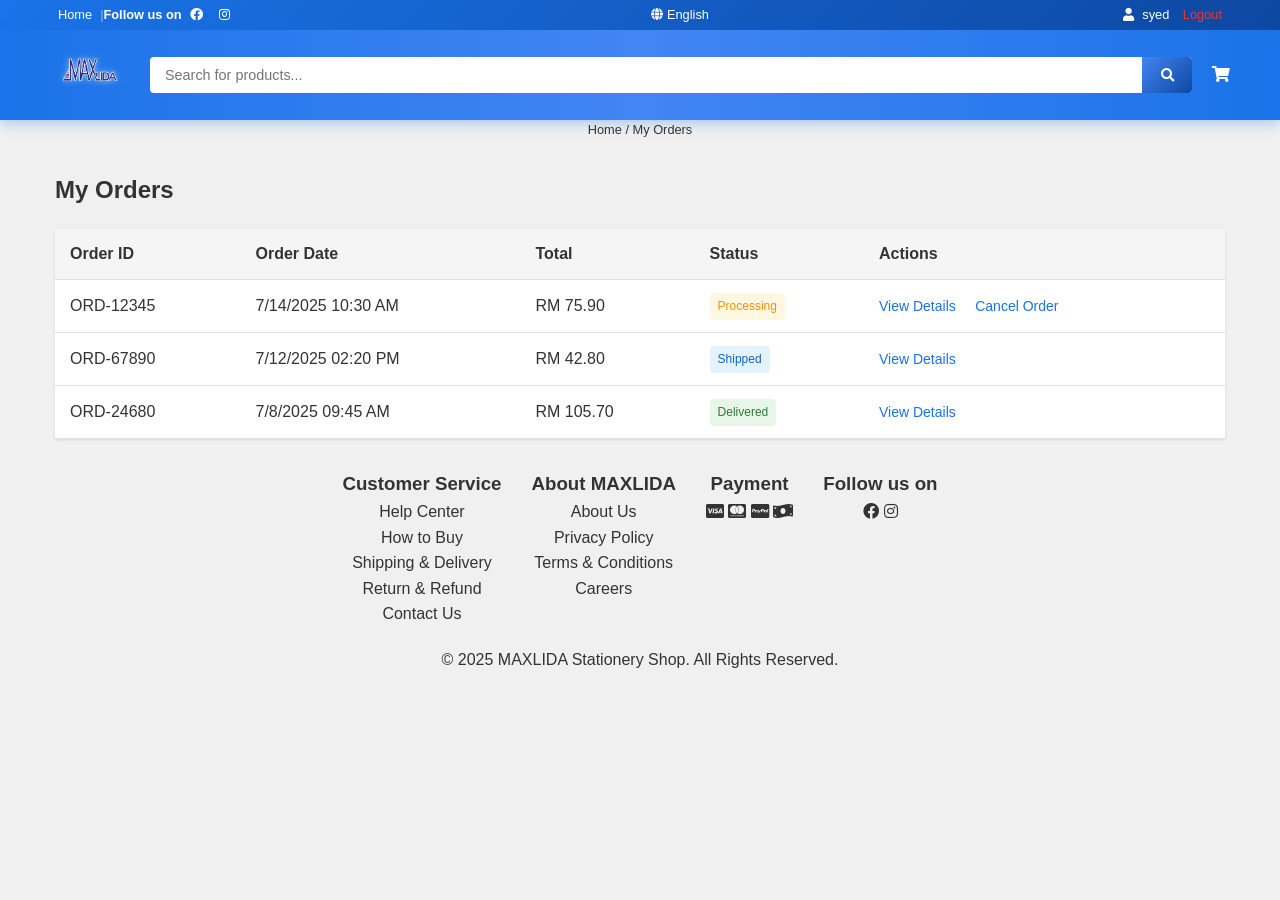
<file: order-detail.html>
<!DOCTYPE html>
<html lang="en">
<head>
    <meta charset="UTF-8">
    <meta name="viewport" content="width=device-width, initial-scale=1.0">
    <title data-lang-key="order_details_title">Order Details</title>
    <link rel="icon" href="/images/maxlida.png">
    <link rel="stylesheet" href="styles.css">
    <link rel="stylesheet" href="https://cdnjs.cloudflare.com/ajax/libs/font-awesome/5.15.4/css/all.min.css">
    <script src="language.js"></script>
    <style>
        /* Order detail page specific styles */
        .order-detail-container {
            max-width: 1200px;
            margin: 30px auto;
            padding: 0 15px;
        }
        
        .order-header {
            display: flex;
            justify-content: space-between;
            align-items: center;
            margin-bottom: 20px;
            padding-bottom: 15px;
            border-bottom: 1px solid #e0e0e0;
        }
        
        .order-header h1 {
            font-size: 24px;
            color: #333;
            margin: 0;
        }
        
        .order-id {
            font-size: 14px;
            color: #757575;
        }
        
        .order-meta {
            background-color: #f9f9f9;
            border-radius: 8px;
            padding: 15px;
            margin-bottom: 30px;
            display: flex;
            flex-wrap: wrap;
            gap: 20px;
        }
        
        .meta-item {
            flex: 1;
            min-width: 200px;
        }
        
        .meta-item h3 {
            font-size: 14px;
            color: #757575;
            margin-bottom: 5px;
        }
        
        .meta-item p {
            font-size: 16px;
            color: #333;
            margin: 0;
        }
        
        .order-status-badge {
            padding: 6px 12px;
            border-radius: 4px;
            font-size: 14px;
            font-weight: 500;
            display: inline-block;
        }
        
        .status-processing {
            background-color: #fff8e1;
            color: #ff8f00;
        }
        
        .status-shipped {
            background-color: #e3f2fd;
            color: #1565c0;
        }
        
        .status-delivered {
            background-color: #e8f5e9;
            color: #2e7d32;
        }
        
        .status-cancelled {
            background-color: #ffebee;
            color: #c62828;
        }
        
        .order-items {
            margin-bottom: 30px;
        }
        
        .order-items h2 {
            font-size: 18px;
            color: #333;
            margin-bottom: 15px;
        }
        
        .items-table {
            width: 100%;
            border-collapse: collapse;
            background-color: #fff;
            box-shadow: 0 1px 3px rgba(0, 0, 0, 0.1);
        }
        
        .items-table th, .items-table td {
            padding: 12px 15px;
            text-align: left;
            border-bottom: 1px solid #e0e0e0;
        }
        
        .items-table th {
            background-color: #f5f5f5;
            font-weight: 600;
            color: #333;
        }
        
        .product-cell {
            display: flex;
            align-items: center;
        }
        
        .product-image {
            width: 60px;
            height: 60px;
            object-fit: cover;
            margin-right: 15px;
            border-radius: 4px;
        }
        
        .product-name {
            font-weight: 500;
        }
        
        .order-summary {
            background-color: #f9f9f9;
            border-radius: 8px;
            padding: 20px;
            margin-bottom: 30px;
        }
        
        .summary-row {
            display: flex;
            justify-content: space-between;
            margin-bottom: 10px;
        }
        
        .summary-row.total {
            font-weight: 600;
            font-size: 18px;
            border-top: 1px solid #e0e0e0;
            padding-top: 10px;
            margin-top: 10px;
        }
        
        .tracking-section, .delivery-updates, .review-section {
            background-color: #fff;
            border-radius: 8px;
            box-shadow: 0 1px 3px rgba(0, 0, 0, 0.1);
            padding: 20px;
            margin-bottom: 30px;
        }
        
        .section-title {
            font-size: 18px;
            color: #333;
            margin-bottom: 15px;
            padding-bottom: 10px;
            border-bottom: 1px solid #e0e0e0;
        }
        
        .tracking-info {
            display: flex;
            align-items: center;
            margin-bottom: 15px;
        }
        
        .tracking-label {
            font-weight: 500;
            width: 150px;
        }
        
        .tracking-number {
            font-family: monospace;
            background-color: #f5f5f5;
            padding: 5px 10px;
            border-radius: 4px;
        }
        
        .delivery-timeline {
            position: relative;
            margin-left: 10px;
        }
        
        .timeline-item {
            position: relative;
            padding-left: 30px;
            padding-bottom: 20px;
        }
        
        .timeline-item:before {
            content: '';
            position: absolute;
            left: 0;
            top: 0;
            width: 12px;
            height: 12px;
            border-radius: 50%;
            background-color: #1a73e8;
        }
        
        .timeline-item:after {
            content: '';
            position: absolute;
            left: 5px;
            top: 12px;
            width: 2px;
            height: calc(100% - 12px);
            background-color: #e0e0e0;
        }
        
        .timeline-item:last-child:after {
            display: none;
        }
        
        .timeline-date {
            font-size: 12px;
            color: #757575;
            margin-bottom: 5px;
        }
        
        .timeline-content {
            font-size: 14px;
            color: #333;
        }
        
        .review-form {
            margin-top: 20px;
        }
        
        .form-group {
            margin-bottom: 15px;
        }
        
        .form-group label {
            display: block;
            margin-bottom: 5px;
            font-weight: 500;
        }
        
        .rating {
            display: flex;
            margin-bottom: 10px;
        }
        
        .rating input {
            display: none;
        }
        
        .rating label {
            cursor: pointer;
            font-size: 24px;
            color: #ddd;
            padding: 0 2px;
        }
        
        .rating label:hover,
        .rating label:hover ~ label,
        .rating input:checked ~ label {
            color: #ffb400;
        }
        
        textarea {
            width: 100%;
            padding: 10px;
            border: 1px solid #ddd;
            border-radius: 4px;
            resize: vertical;
            min-height: 100px;
        }
        
        .btn-submit {
            padding: 10px 20px;
            background-color: #1a73e8;
            color: white;
            border: none;
            border-radius: 4px;
            cursor: pointer;
        }
        
        .btn-submit:hover {
            background-color: #1565c0;
        }
        
        .btn-cancel {
            padding: 10px 20px;
            background-color: #e53935;
            color: white;
            border: none;
            border-radius: 4px;
            cursor: pointer;
            margin-right: 10px;
        }
        
        .btn-cancel:hover {
            background-color: #c62828;
        }
        
        .actions-section {
            margin-top: 30px;
            text-align: right;
        }
        
        @media (max-width: 768px) {
            .items-table {
                display: block;
                overflow-x: auto;
            }
            
            .meta-item {
                flex: 100%;
            }
        }
    </style>
</head>
<body>
    <!-- Top Navigation Bar -->
    <div class="top-nav">
        <div class="container">
            <div class="top-nav-left">
            <a href="index.html" data-lang-key="home">Home</a>
            <span class="divider">|</span>
            <h4 data-lang-key="follow_us">Follow us on</h4>
            <a
                href="https://www.facebook.com/p/MAX-LIDA-100069366986077/"
                class="social-icon"
                target="_blank"
                ><i class="fab fa-facebook"></i
            ></a>
            <a
                href="https://www.instagram.com/maxlidaent/?hl=en"
                class="social-icon"
                target="_blank"
                ><i class="fab fa-instagram"></i
            ></a>
            </div>
            <div class="top-nav-right">
            <div class="language-dropdown">
                <a href="#" class="language-toggle">
                    <i class="fas fa-globe"></i>
                    <span class="current-lang">English</span>
                </a>
                <div class="language-options">
                    <a href="#" class="language-option" data-lang="english">English</a>
                    <a href="#" class="language-option" data-lang="malay">Bahasa Melayu</a>
                </div>
            </div>
            </div>
            <span id="nav-auth">
                <a href="sign_up.html" data-lang-key="sign_up">Sign Up</a>
                <span class="divider">|</span>
                <a href="login.html" data-lang-key="login">Login</a>
            </span>
            <span id="nav-profile" style="display: none">
                <i class="fas fa-user" style="margin-right: 5px"></i>
                <span id="profile-username"></span>
                <a href="orders.html" style="margin-left: 10px;" data-lang-key="my_orders">My Orders</a>
                <a href="#" id="logout-link" style="margin-left: 10px; color: #e53935;" data-lang-key="logout">Logout</a>
            </span>
        </div>
    </div>

    <!-- Main Header -->
    <header class="main-header">
        <div class="container">
            <div class="logo">
                <a href="index.html">
                    <img src="images/maxlida.png" alt="MAXLIDA Stationery Shop" class="logo-image">
                </a>
            </div>
            <div class="search-bar">
                <input type="text" placeholder="Search for products..." data-lang-key="search_placeholder" data-lang-attr="placeholder">
                <button><i class="fas fa-search"></i></button>
            </div>
            <div class="header-actions">
                <a href="cart.html" class="action-link cart-link"><i class="fas fa-shopping-cart"></i></a>
            </div>
        </div>
    </header>

    <!-- Breadcrumb Navigation -->
    <div class="breadcrumb">
        <div class="container">
            <a href="index.html" data-lang-key="home">Home</a>
            <span class="separator">/</span>
            <a href="orders.html" data-lang-key="my_orders">My Orders</a>
            <span class="separator">/</span>
            <span class="current" data-lang-key="order_details">Order Details</span>
        </div>
    </div>

    <!-- Order Detail Container -->
    <div class="order-detail-container">
        <div class="order-header">
            <div>
                <h1 data-lang-key="order_details">Order Details</h1>
                <span class="order-id" id="order-id"></span>
            </div>
            <div id="order-status-badge" class="order-status-badge"></div>
        </div>
        
        <!-- Order Meta Information -->
        <div class="order-meta">
            <div class="meta-item">
                <h3 data-lang-key="order_date">Order Date</h3>
                <p id="order-date"></p>
            </div>
            <div class="meta-item">
                <h3 data-lang-key="payment_method">Payment Method</h3>
                <p id="payment-method"></p>
            </div>
            <div class="meta-item">
                <h3 data-lang-key="shipping_address">Shipping Address</h3>
                <p id="shipping-address"></p>
            </div>
            <div class="meta-item">
                <h3 data-lang-key="contact">Contact</h3>
                <p id="contact-info"></p>
            </div>
        </div>
        
        <!-- Order Items -->
        <div class="order-items">
            <h2 data-lang-key="order_items">Order Items</h2>
            <table class="items-table">
                <thead>
                    <tr>
                        <th data-lang-key="product">Product</th>
                        <th data-lang-key="price">Price</th>
                        <th data-lang-key="quantity">Quantity</th>
                        <th data-lang-key="total">Total</th>
                        <th data-lang-key="review">Review</th>
                    </tr>
                </thead>
                <tbody id="order-items-list">
                    <!-- Order items will be dynamically populated here -->
                </tbody>
            </table>
        </div>
        
        <!-- Order Summary -->
        <div class="order-summary">
            <div class="summary-row">
                <span data-lang-key="subtotal">Subtotal</span>
                <span id="subtotal"></span>
            </div>
            <div class="summary-row">
                <span data-lang-key="shipping">Shipping</span>
                <span id="shipping"></span>
            </div>
            <div class="summary-row">
                <span data-lang-key="discount">Discount</span>
                <span id="discount"></span>
            </div>
            <div class="summary-row total">
                <span data-lang-key="total">Total</span>
                <span id="total"></span>
            </div>
        </div>
        
        <!-- Tracking Information -->
        <div class="tracking-section">
            <h2 class="section-title" data-lang-key="tracking_information">Tracking Information</h2>
            <div class="tracking-info">
                <span class="tracking-label" data-lang-key="tracking_number">Tracking Number:</span>
                <span class="tracking-number" id="tracking-number"></span>
            </div>
            <a href="#" id="track-package-link" target="_blank" data-lang-key="track_package">Track Package</a>
        </div>
        
        <!-- Delivery Updates -->
        <div class="delivery-updates">
            <h2 class="section-title" data-lang-key="delivery_updates">Delivery Updates</h2>
            <div class="delivery-timeline" id="delivery-timeline">
                <!-- Delivery updates will be dynamically populated here -->
            </div>
        </div>
        
        <!-- Review Section -->
        <div class="review-section" id="review-section" style="display: none;">
            <!-- Container for existing reviews -->
            <div id="existing-reviews"></div>
            
            <h3 data-lang-key="leave_a_review">Leave a Review</h3>
            <div class="review-form">
                <div class="form-group">
                    <label for="review-product" data-lang-key="product">Product</label>
                    <select id="review-product">
                        <!-- Product options will be populated dynamically -->
                    </select>
                </div>
                <div class="form-group">
                    <label data-lang-key="rating">Rating</label>
                    <div class="rating">
                        <input type="radio" id="star5" name="rating" value="5">
                        <label for="star5">★</label>
                        <input type="radio" id="star4" name="rating" value="4">
                        <label for="star4">★</label>
                        <input type="radio" id="star3" name="rating" value="3">
                        <label for="star3">★</label>
                        <input type="radio" id="star2" name="rating" value="2">
                        <label for="star2">★</label>
                        <input type="radio" id="star1" name="rating" value="1">
                        <label for="star1">★</label>
                    </div>
                </div>
                <div class="form-group">
                    <label for="review-text" data-lang-key="review">Review</label>
                    <textarea id="review-text" placeholder="Write your review here..." data-lang-key="review_placeholder" data-lang-attr="placeholder"></textarea>
                </div>
                <button type="button" id="submit-review" class="btn-submit" data-lang-key="submit_review">Submit Review</button>
            </div>
        </div>
        
        <!-- Actions Section -->
        <div class="actions-section" id="actions-section">
            <!-- Cancel button will be shown here if order is in Processing status -->
        </div>
    </div>

    <!-- Footer -->
    <footer>
        <div class="container" style="text-align: center">
            <div
            class="footer-content"
            style="
                display: flex;
                justify-content: center;
                flex-wrap: wrap;
                gap: 30px;
            "
            >
            <div class="footer-section">
                <h3 data-lang-key="customer_service">Customer Service</h3>
                <ul
                style="padding-left: 0; list-style-type: none; text-align: center"
                >
                <li><a href="#" data-lang-key="help_center">Help Center</a></li>
                <li><a href="#" data-lang-key="how_to_buy">How to Buy</a></li>
                <li>
                    <a href="#" data-lang-key="shipping_delivery"
                    >Shipping & Delivery</a
                    >
                </li>
                <li>
                    <a href="#" data-lang-key="return_refund">Return & Refund</a>
                </li>
                <li><a href="#" data-lang-key="contact_us">Contact Us</a></li>
                </ul>
            </div>
            <div class="footer-section">
                <h3 data-lang-key="about_maxlida">About MAXLIDA</h3>
                <ul
                style="padding-left: 0; list-style-type: none; text-align: center"
                >
                <li><a href="#" data-lang-key="about_us">About Us</a></li>
                <li>
                    <a href="#" data-lang-key="privacy_policy">Privacy Policy</a>
                </li>
                <li>
                    <a href="#" data-lang-key="terms_conditions"
                    >Terms & Conditions</a
                    >
                </li>
                <li><a href="#" data-lang-key="careers">Careers</a></li>
                </ul>
            </div>
            <div class="footer-section">
                <h3 data-lang-key="payment">Payment</h3>
                <div class="payment-icons" style="text-align: center">
                    <i class="fab fa-cc-visa"></i>
                    <i class="fab fa-cc-mastercard"></i>
                    <i class="fab fa-cc-paypal"></i>
                    <i class="fas fa-money-bill-wave"></i>
                </div>
            </div>
            <div class="footer-section">
                <h3 data-lang-key="follow_us">Follow Us</h3>
                <div class="social-icons" style="text-align: center">
                <a
                    href="https://www.facebook.com/p/MAX-LIDA-100069366986077/"
                    target="_blank"
                    ><i class="fab fa-facebook"></i
                ></a>
                <a
                    href="https://www.instagram.com/maxlidaent/?hl=en"
                    target="_blank"
                    ><i class="fab fa-instagram"></i
                ></a>
                </div>
            </div>
            </div>
            <div class="footer-bottom" style="text-align: center; margin-top: 20px">
            <p>
                &copy; 2025 MAXLIDA Stationery Shop.
                <span data-lang-key="all_rights_reserved">All Rights Reserved</span
                >.
            </p>
            </div>
        </div>
    </footer>

    <!-- Authentication Script with Hard-coded User -->
    <script>
        // Hard-coded user data
        const hardCodedUser = {
            username: 'syed',
            name: 'Syed'
        };
        
        // Check login status and update UI accordingly
        function checkLoginStatus() {
            // Using hard-coded user instead of localStorage
            const user = hardCodedUser;
            const navAuth = document.getElementById('nav-auth');
            const navProfile = document.getElementById('nav-profile');
            const profileUsername = document.getElementById('profile-username');
            
            // Always show as logged in with hard-coded user
            navAuth.style.display = 'none';
            navProfile.style.display = 'inline-block';
            profileUsername.textContent = user.username;
        }
        
        // Handle logout (redirects to index but doesn't actually log out in this hard-coded version)
        document.getElementById('logout-link').addEventListener('click', function(e) {
            e.preventDefault();
            window.location.href = 'index.html';
        });
        
        // Initialize when page loads
        document.addEventListener('DOMContentLoaded', function() {
            checkLoginStatus();
            loadOrderDetails();
        });
    </script>

    <!-- Order Detail Script with Hard-coded Data -->
    <script>
        // Hard-coded orders data
        const hardCodedOrders = [
            {
                id: 'ORD-12345',
                username: 'syed',
                date: '2025-07-14T10:30:00',
                status: 'Processing',
                total: 75.90,
                shipping: 10.00,
                discount: 5.00,
                paymentMethod: 'Credit Card',
                shippingAddress: 'Jalan 14, Taman Lian Keping, Petaling Jaya, 77300, Malaysia',
                contactInfo: '+60 12-345-6789',
                items: [
                    {
                        id: 'P001',
                        name: 'Premium Notebook',
                        price: 15.90,
                        quantity: 2,
                        image: 'images/premium_notebook1.png'
                    },
                    {
                        id: 'P002',
                        name: 'Gel Pen Set',
                        price: 12.50,
                        quantity: 1,
                        image: 'images/gel_pens.png'
                    },
                    {
                        id: 'P003',
                        name: 'Desk Organizer',
                        price: 25.60,
                        quantity: 1,
                        image: 'images/desk_organizer.jpg'
                    }
                ],
                deliveryUpdates: [
                    {
                        date: '2025-07-14T10:30:00',
                        status: 'Order Placed',
                        description: 'Your order has been placed successfully.'
                    },
                    {
                        date: '2025-07-14T11:45:00',
                        status: 'Processing',
                        description: 'Your order is being processed.'
                    }
                ]
            },
            {
                id: 'ORD-67890',
                username: 'syed',
                date: '2025-07-12T14:20:00',
                status: 'Shipped',
                total: 42.80,
                shipping: 10.00,
                discount: 0.00,
                paymentMethod: 'Online Banking',
                shippingAddress: 'Jalan 14, Taman Lian Keping, Petaling Jaya, 77300, Malaysia',
                contactInfo: '+60 12-345-6789',
                trackingNumber: 'TRK4567890',
                items: [
                    {
                        id: 'P004',
                        name: 'Sketchbook',
                        price: 18.90,
                        quantity: 1,
                        image: 'images/art_sketchbook.jpg'
                    },
                    {
                        id: 'P005',
                        name: 'Highlighter Set',
                        price: 23.90,
                        quantity: 1,
                        image: 'images/highlighter_set.png'
                    }
                ],
                deliveryUpdates: [
                    {
                        date: '2025-07-12T14:20:00',
                        status: 'Order Placed',
                        description: 'Your order has been placed successfully.'
                    },
                    {
                        date: '2025-07-13T09:15:00',
                        status: 'Processing',
                        description: 'Your order is being processed.'
                    },
                    {
                        date: '2025-07-14T16:30:00',
                        status: 'Shipped',
                        description: 'Your order has been shipped. Tracking information has been updated.'
                    }
                ]
            },
            {
                id: 'ORD-24680',
                username: 'syed',
                date: '2025-07-08T09:45:00',
                status: 'Delivered',
                total: 105.70,
                shipping: 10.00,
                discount: 15.00,
                paymentMethod: 'Credit Card',
                shippingAddress: 'Jalan 14, Taman Lian Keping, Petaling Jaya, 77300, Malaysia',
                contactInfo: '+60 12-345-6789',
                trackingNumber: 'TRK7654321',
                items: [
                    {
                        id: 'P007',
                        name: 'Desk Lamp',
                        price: 30.80,
                        quantity: 1,
                        image: 'images/desk_lamp.png'
                    }
                ],
                deliveryUpdates: [
                    {
                        date: '2025-07-08T09:45:00',
                        status: 'Order Placed',
                        description: 'Your order has been placed successfully.'
                    },
                    {
                        date: '2025-07-09T11:20:00',
                        status: 'Processing',
                        description: 'Your order is being processed.'
                    },
                    {
                        date: '2025-07-10T14:30:00',
                        status: 'Shipped',
                        description: 'Your order has been shipped. Tracking information has been updated.'
                    },
                    {
                        date: '2025-07-13T10:15:00',
                        status: 'Delivered',
                        description: 'Your order has been delivered.'
                    }
                ]
            }
        ];
        
        // Hard-coded reviews data
        const hardCodedReviews = [
            {
                id: 'REV-12345',
                orderId: 'ORD-24680',
                productId: 'P007',
                username: 'syed',
                rating: 5,
                comment: 'The desk lamp is excellent! Great design, adjustable brightness, and the USB port is very convenient.',
                date: '2025-07-14T15:30:00'
            },
            {
                id: 'REV-67890',
                orderId: 'ORD-67890',
                productId: 'P005',
                username: 'syed',
                rating: 4,
                comment: 'Good quality highlighters with vibrant colors. They don\'t bleed through paper which is great.',
                date: '2025-07-14T16:45:00'
            }
        ];
        
        // Get order ID from URL parameter
        function getOrderIdFromUrl() {
            const urlParams = new URLSearchParams(window.location.search);
            return urlParams.get('id');
        }
        
        // Load order details
        function loadOrderDetails() {
            const orderId = getOrderIdFromUrl();
            if (!orderId) {
                window.location.href = 'orders.html';
                return;
            }
            
            // Find the specific order from hard-coded data
            const order = hardCodedOrders.find(order => order.id === orderId);
            
            if (!order) {
                // Order not found, redirect to orders page
                window.location.href = 'orders.html';
                return;
            }
            
            // Display order details
            displayOrderDetails(order);
            
            // Display order items
            displayOrderItems(order);
            
            // Display order summary
            displayOrderSummary(order);
            
            // Display tracking information
            displayTrackingInfo(order);
            
            // Display delivery updates
            displayDeliveryUpdates(order);
            
            // Display existing reviews
            displayExistingReviews(order);
            
            // Setup actions section (cancel button if applicable)
            setupActionsSection(order);
        }
        
        // Display basic order details
        function displayOrderDetails(order) {
            // Set order ID
            document.getElementById('order-id').textContent = `Order #${order.id}`;
            
            // Set order date
            document.getElementById('order-date').textContent = formatDate(order.date);
            
            // Set payment method
            document.getElementById('payment-method').textContent = order.paymentMethod || 'Credit Card';
            
            // Set shipping address
            document.getElementById('shipping-address').textContent = order.shippingAddress || 'Jalan 14, Taman Lian Keping, Petaling Jaya, 77300, Malaysia';
            
            // Set contact info
            document.getElementById('contact-info').textContent = order.contactInfo || '+60 12-345-6789';
            
            // Set order status badge
            const statusBadge = document.getElementById('order-status-badge');
            statusBadge.textContent = order.status;
            statusBadge.className = `order-status-badge status-${order.status.toLowerCase()}`;
        }
        
        // Display order items
        function displayOrderItems(order) {
            const orderItemsList = document.getElementById('order-items-list');
            orderItemsList.innerHTML = '';
            
            // Get reviews from localStorage
            const reviews = JSON.parse(localStorage.getItem('reviews')) || [];
            
            order.items.forEach(item => {
                const row = document.createElement('tr');
                
                // Check if item has been reviewed
                const hasReview = reviews.some(review => 
                    review.orderId === order.id && 
                    review.productId === item.id
                );
                
                row.innerHTML = `
                    <td class="product-cell">
                        <img src="${item.image || 'images/products/placeholder.jpg'}" alt="${item.name}" class="product-image">
                        <span class="product-name">${item.name}</span>
                    </td>
                    <td>RM ${item.price.toFixed(2)}</td>
                    <td>${item.quantity}</td>
                    <td>RM ${(item.price * item.quantity).toFixed(2)}</td>
                    <td>
                        ${order.status === 'Delivered' ? 
                            (hasReview ? 
                                '<span class="review-done"><i class="fas fa-check"></i> Reviewed</span>' : 
                                `<button class="btn-submit review-btn" data-product-id="${item.id}" data-product-name="${item.name}">Review</button>`
                            ) : 
                            '<span class="review-pending">Available after delivery</span>'
                        }
                    </td>
                `;
                
                orderItemsList.appendChild(row);
            });
            
            // Add event listeners to review buttons
            document.querySelectorAll('.review-btn').forEach(button => {
                button.addEventListener('click', function() {
                    const productId = this.getAttribute('data-product-id');
                    const productName = this.getAttribute('data-product-name');
                    showReviewForm(productId, productName, order.id);
                });
            });
        }
        
        // Display order summary
        function displayOrderSummary(order) {
            // Calculate subtotal
            const subtotal = order.items.reduce((total, item) => total + (item.price * item.quantity), 0);
            
            // Set values
            document.getElementById('subtotal').textContent = `RM ${subtotal.toFixed(2)}`;
            document.getElementById('shipping').textContent = `RM ${(order.shipping || 10).toFixed(2)}`;
            document.getElementById('discount').textContent = `- RM ${(order.discount || 0).toFixed(2)}`;
            document.getElementById('total').textContent = `RM ${order.total.toFixed(2)}`;
        }
        
        // Display existing reviews for products in this order
        function displayExistingReviews(order) {
            const reviewsContainer = document.getElementById('existing-reviews');
            if (!reviewsContainer) return;
            
            // Clear previous content
            reviewsContainer.innerHTML = '';
            
            // Get all product IDs in this order
            const orderProductIds = order.items.map(item => item.id);
            
            // Find reviews for products in this order
            const relevantReviews = hardCodedReviews.filter(review => 
                orderProductIds.includes(review.productId));
            
            if (relevantReviews.length > 0) {
                // Create heading
                const heading = document.createElement('h4');
                heading.textContent = 'Your Previous Reviews';
                heading.style.marginTop = '20px';
                heading.style.marginBottom = '15px';
                reviewsContainer.appendChild(heading);
                
                // Add reviews
                relevantReviews.forEach(review => {
                    // Find product name
                    const product = order.items.find(item => item.id === review.productId);
                    const productName = product ? product.name : 'Unknown Product';
                    
                    const reviewElement = document.createElement('div');
                    reviewElement.className = 'existing-review';
                    
                    // Generate stars based on rating
                    let stars = '';
                    for (let i = 1; i <= 5; i++) {
                        if (i <= review.rating) {
                            stars += '★'; // Filled star
                        } else {
                            stars += '☆'; // Empty star
                        }
                    }
                    
                    reviewElement.innerHTML = `
                        <div class="review-product">${productName}</div>
                        <div class="review-rating">${stars}</div>
                        <div class="review-comment">${review.comment}</div>
                        <div class="review-date">${formatDate(review.date)}</div>
                    `;
                    
                    reviewsContainer.appendChild(reviewElement);
                });
                
                // Add CSS for reviews
                const style = document.createElement('style');
                style.textContent = `
                    .existing-review {
                        background-color: #f9f9f9;
                        border-radius: 8px;
                        padding: 15px;
                        margin-bottom: 15px;
                    }
                    .review-product {
                        font-weight: bold;
                        margin-bottom: 5px;
                    }
                    .review-rating {
                        color: #ff9800;
                        font-size: 18px;
                        margin-bottom: 5px;
                    }
                    .review-comment {
                        margin-bottom: 10px;
                        font-style: italic;
                        color: #555;
                    }
                    .review-date {
                        font-size: 12px;
                        color: #777;
                        text-align: right;
                    }
                `;
                document.head.appendChild(style);
            }
        }
        
        // Display tracking information
        function displayTrackingInfo(order) {
            const trackingSection = document.getElementById('tracking-section');
            const trackingNumber = document.getElementById('tracking-number');
            const trackPackageLink = document.getElementById('track-package-link');
            
            if (order.trackingNumber) {
                trackingNumber.textContent = order.trackingNumber;
                trackPackageLink.href = `https://www.tracking-example.com/${order.trackingNumber}`;
                trackingSection.style.display = 'block';
            } else if (order.status === 'Processing') {
                trackingSection.style.display = 'none';
            } else {
                // Show example tracking for demonstration purposes
                const exampleTrackingNumber = 'TRK' + Math.floor(1000000 + Math.random() * 9000000);
                trackingNumber.textContent = exampleTrackingNumber;
                trackPackageLink.href = `https://www.tracking-example.com/${exampleTrackingNumber}`;
                trackingSection.style.display = 'block';
            }
            
            // Set delivery updates
            const deliveryUpdatesContainer = document.getElementById('delivery-updates');
            deliveryUpdatesContainer.innerHTML = '';
            
            if (order.deliveryUpdates && order.deliveryUpdates.length > 0) {
                // Sort updates by date (newest first)
                const sortedUpdates = [...order.deliveryUpdates].sort((a, b) => new Date(b.date) - new Date(a.date));
                
                sortedUpdates.forEach((update, index) => {
                    const updateElement = document.createElement('div');
                    updateElement.className = 'delivery-update' + (index === 0 ? ' current' : '');
                    
                    // Format the time portion separately for better display
                    const updateDate = new Date(update.date);
                    const formattedDate = formatDate(update.date);
                    const formattedTime = updateDate.toLocaleTimeString('en-US', { hour: '2-digit', minute: '2-digit' });
                    
                    updateElement.innerHTML = `
                        <div class="update-date">${formattedDate} <span class="update-time">${formattedTime}</span></div>
                        <div class="update-status">${update.status}</div>
                        <div class="update-description">${update.description}</div>
                    `;
                    
                    deliveryUpdatesContainer.appendChild(updateElement);
                });
                
                // Add CSS for better styling
                const style = document.createElement('style');
                style.textContent = `
                    .delivery-update {
                        padding: 15px;
                        border-left: 3px solid #e0e0e0;
                        margin-bottom: 15px;
                        position: relative;
                    }
                    .delivery-update:before {
                        content: '';
                        width: 12px;
                        height: 12px;
                        background: #e0e0e0;
                        border-radius: 50%;
                        position: absolute;
                        left: -7px;
                        top: 20px;
                    }
                    .delivery-update.current {
                        border-left: 3px solid #4CAF50;
                    }
                    .delivery-update.current:before {
                        background: #4CAF50;
                    }
                    .update-date {
                        font-weight: bold;
                        margin-bottom: 5px;
                    }
                    .update-time {
                        font-weight: normal;
                        color: #757575;
                        font-size: 0.9em;
                    }
                    .update-status {
                        color: #1a73e8;
                        margin-bottom: 5px;
                    }
                    .update-description {
                        color: #555;
                    }
                `;
                document.head.appendChild(style);
            } else {
                // Add example delivery updates for demonstration purposes
                const currentDate = new Date();
                const exampleUpdates = [
                    {
                        date: new Date(currentDate.getTime() - 2 * 60 * 60 * 1000).toISOString(), // 2 hours ago
                        status: 'Order Received',
                        description: 'Your order has been received and is being processed.'
                    },
                    {
                        date: new Date(currentDate.getTime() - 1 * 60 * 60 * 1000).toISOString(), // 1 hour ago
                        status: 'Payment Confirmed',
                        description: 'Payment has been confirmed and your order is being prepared.'
                    },
                    {
                        date: new Date().toISOString(), // Now
                        status: 'Processing',
                        description: 'Your order is being processed and will be shipped soon.'
                    }
                ];
                
                exampleUpdates.forEach((update, index) => {
                    const updateElement = document.createElement('div');
                    updateElement.className = 'delivery-update' + (index === 0 ? ' current' : '');
                    
                    // Format the time portion separately for better display
                    const updateDate = new Date(update.date);
                    const formattedDate = formatDate(update.date);
                    const formattedTime = updateDate.toLocaleTimeString('en-US', { hour: '2-digit', minute: '2-digit' });
                    
                    updateElement.innerHTML = `
                        <div class="update-date">${formattedDate} <span class="update-time">${formattedTime}</span></div>
                        <div class="update-status">${update.status}</div>
                        <div class="update-description">${update.description}</div>
                    `;
                    
                    deliveryUpdatesContainer.appendChild(updateElement);
                });
                
                // Add CSS for better styling
                const style = document.createElement('style');
                style.textContent = `
                    .delivery-update {
                        padding: 15px;
                        border-left: 3px solid #e0e0e0;
                        margin-bottom: 15px;
                        position: relative;
                    }
                    .delivery-update:before {
                        content: '';
                        width: 12px;
                        height: 12px;
                        background: #e0e0e0;
                        border-radius: 50%;
                        position: absolute;
                        left: -7px;
                        top: 20px;
                    }
                    .delivery-update.current {
                        border-left: 3px solid #4CAF50;
                    }
                    .delivery-update.current:before {
                        background: #4CAF50;
                    }
                    .update-date {
                        font-weight: bold;
                        margin-bottom: 5px;
                    }
                    .update-time {
                        font-weight: normal;
                        color: #757575;
                        font-size: 0.9em;
                    }
                    .update-status {
                        color: #1a73e8;
                        margin-bottom: 5px;
                    }
                    .update-description {
                        color: #555;
                    }
                `;
                document.head.appendChild(style);
            }
            
            // Set review section
            const reviewSection = document.getElementById('review-section');
            const reviewForm = document.getElementById('review-form');
            
            if (order.status === 'Delivered') {
                reviewSection.style.display = 'block';
                
                // Populate product select options
                const productSelect = document.getElementById('review-product');
                productSelect.innerHTML = '';
                
                order.items.forEach(item => {
                    const option = document.createElement('option');
                    option.value = item.id;
                    option.textContent = item.name;
                    productSelect.appendChild(option);
                });
                
                // Handle review submission
                reviewForm.addEventListener('submit', function(e) {
                    e.preventDefault();
                    
                    const productId = document.getElementById('review-product').value;
                    const rating = document.querySelector('input[name="rating"]:checked');
                    const comment = document.getElementById('review-comment').value;
                    
                    if (!rating) {
                        alert('Please select a rating');
                        return;
                    }
                    
                    // Create review object
                    const review = {
                        id: 'REV-' + Math.floor(10000 + Math.random() * 90000),
                        orderId: order.id,
                        productId: productId,
                        username: hardCodedUser.username,
                        rating: parseInt(rating.value),
                        comment: comment,
                        date: new Date().toISOString()
                    };
                    
                    // Add review to hard-coded reviews (only persists during current session)
                    hardCodedReviews.push(review);
                    
                    // Reset form
                    reviewForm.reset();
                    
                    // Show success message
                    alert('Review submitted successfully');
                });
            } else {
                reviewSection.style.display = 'none';
            }
            
            // Set cancel button
            const cancelButton = document.getElementById('cancel-order-btn');
            
            if (order.status === 'Processing') {
                cancelButton.style.display = 'inline-block';
                
                cancelButton.addEventListener('click', function() {
                    if (confirm('Are you sure you want to cancel this order?')) {
                        cancelOrder(order.id);
                    }
                });
            } else {
                cancelButton.style.display = 'none';
            }
        }
        
        // Cancel an order (updates UI only in this hard-coded version)
        function cancelOrder(orderId) {
            // Find the order in the hard-coded data
            const orderIndex = hardCodedOrders.findIndex(order => order.id === orderId);
            
            if (orderIndex !== -1) {
                // Update order status in the hard-coded data (this will only persist during the current session)
                hardCodedOrders[orderIndex].status = 'Cancelled';
                
                // Add cancellation to delivery updates
                if (!hardCodedOrders[orderIndex].deliveryUpdates) {
                    hardCodedOrders[orderIndex].deliveryUpdates = [];
                }
                
                hardCodedOrders[orderIndex].deliveryUpdates.push({
                    date: new Date().toISOString(),
                    status: 'Cancelled',
                    description: 'Order has been cancelled by customer.'
                });
                
                // Reload page to show updated status
                location.reload();
                
                // Show success message
                alert('Order cancelled successfully');
            }
        }
        
        // Format date to a readable format
        function formatDate(dateString) {
            const date = new Date(dateString);
            return date.toLocaleDateString() + ' ' + date.toLocaleTimeString([], { hour: '2-digit', minute: '2-digit' });
        }
        
        // Get status class for styling
        function getStatusClass(status) {
            switch(status) {
                case 'Processing': return 'status-processing';
                case 'Shipped': return 'status-shipped';
                case 'Delivered': return 'status-delivered';
                case 'Cancelled': return 'status-cancelled';
                default: return '';
            }
        }
        
        // Initialize when page loads
        document.addEventListener('DOMContentLoaded', function() {
            loadOrderDetails();
        });
    </script>
</body>
</html>
</file>
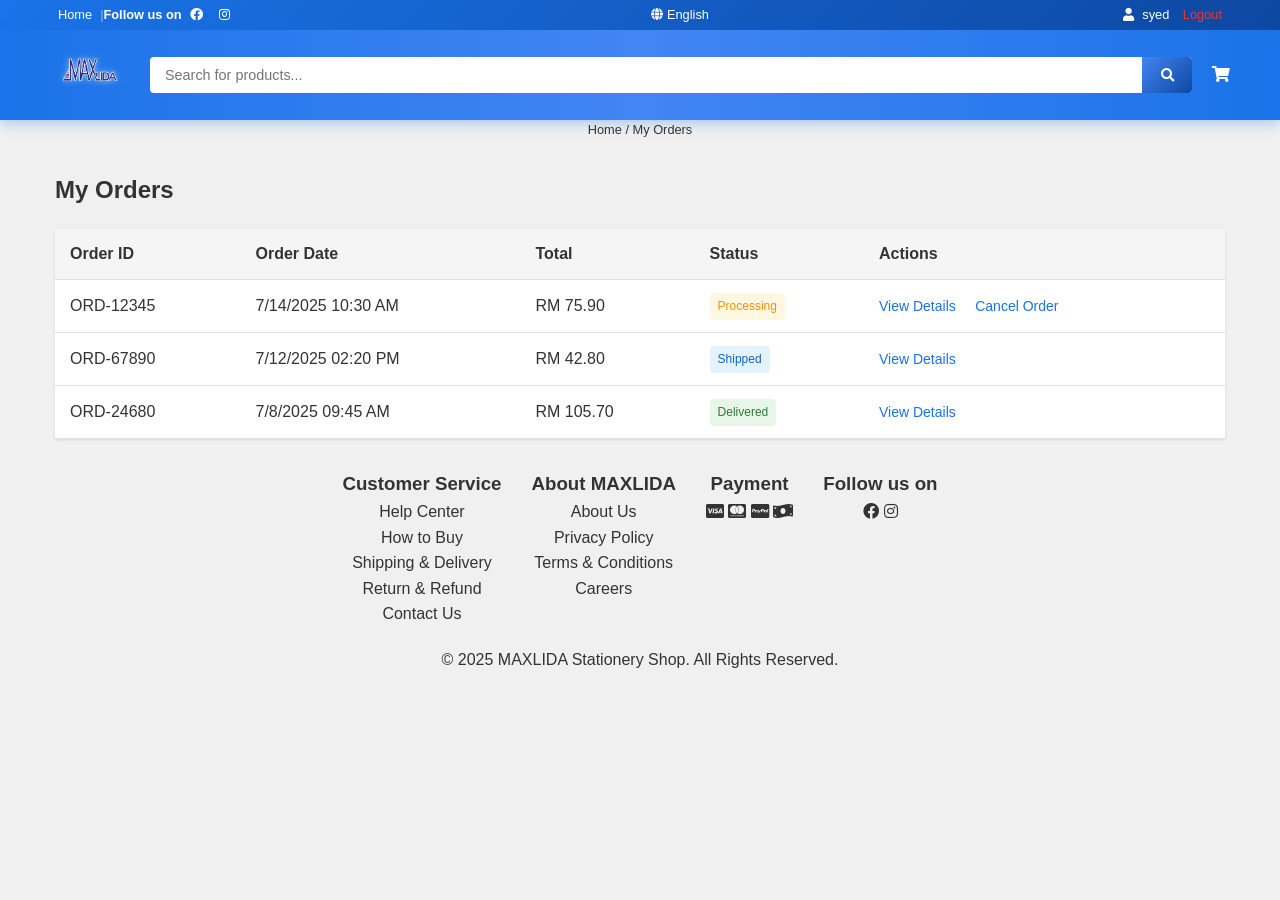
<file: orders.html>
<!DOCTYPE html>
<html lang="en">
<head>
    <meta charset="UTF-8">
    <meta name="viewport" content="width=device-width, initial-scale=1.0">
    <title data-lang-key="orders_page_title">My Orders</title>
    <link rel="icon" href="/images/maxlida.png">
    <link rel="stylesheet" href="styles.css">
    <link rel="stylesheet" href="https://cdnjs.cloudflare.com/ajax/libs/font-awesome/5.15.4/css/all.min.css">
    <script src="language.js"></script>
    <style>
        /* Orders page specific styles */
        .orders-container {
            max-width: 1200px;
            margin: 30px auto;
            padding: 0 15px;
        }
        
        .orders-header {
            margin-bottom: 20px;
        }
        
        .orders-header h1 {
            font-size: 24px;
            color: #333;
        }
        
        .orders-table {
            width: 100%;
            border-collapse: collapse;
            margin-bottom: 30px;
            background-color: #fff;
            box-shadow: 0 1px 3px rgba(0, 0, 0, 0.1);
        }
        
        .orders-table th, .orders-table td {
            padding: 12px 15px;
            text-align: left;
            border-bottom: 1px solid #e0e0e0;
        }
        
        .orders-table th {
            background-color: #f5f5f5;
            font-weight: 600;
            color: #333;
        }
        
        .orders-table tr:hover {
            background-color: #f9f9f9;
        }
        
        .order-actions {
            white-space: nowrap;
        }
        
        .order-actions a {
            color: #1a73e8;
            font-size: 14px;
            text-decoration: none;
            margin-right: 15px;
            display: inline-block;
        }
        
        .order-actions a:hover {
            text-decoration: underline;
        }
        
        .order-status {
            padding: 4px 8px;
            border-radius: 4px;
            font-size: 12px;
            font-weight: 500;
            display: inline-block;
        }
        
        .status-processing {
            background-color: #fff8e1;
            color: #ff8f00;
        }
        
        .status-shipped {
            background-color: #e3f2fd;
            color: #1565c0;
        }
        
        .status-delivered {
            background-color: #e8f5e9;
            color: #2e7d32;
        }
        
        .status-cancelled {
            background-color: #ffebee;
            color: #c62828;
        }
        
        .no-orders {
            text-align: center;
            padding: 40px 0;
            background-color: #fff;
            border-radius: 8px;
            box-shadow: 0 1px 3px rgba(0, 0, 0, 0.1);
        }
        
        .no-orders i {
            font-size: 48px;
            color: #9e9e9e;
            margin-bottom: 15px;
        }
        
        .no-orders h2 {
            font-size: 20px;
            color: #333;
            margin-bottom: 10px;
        }
        
        .no-orders p {
            color: #757575;
            margin-bottom: 20px;
        }
        
        .no-orders .btn {
            display: inline-block;
            padding: 10px 20px;
            background-color: #1a73e8;
            color: white;
            border-radius: 4px;
            text-decoration: none;
        }
        
        @media (max-width: 768px) {
            .orders-table {
                display: block;
                overflow-x: auto;
            }
        }
    </style>
</head>
<body>
    <!-- Top Navigation Bar -->
    <div class="top-nav">
        <div class="container">
            <div class="top-nav-left">
            <a href="index.html" data-lang-key="home">Home</a>
            <span class="divider">|</span>
            <h4 data-lang-key="follow_us">Follow us on</h4> 
            <a
                href="https://www.facebook.com/p/MAX-LIDA-100069366986077/"
                class="social-icon"
                target="_blank"
                ><i class="fab fa-facebook"></i
            ></a>
            <a
                href="https://www.instagram.com/maxlidaent/?hl=en"
                class="social-icon"
                target="_blank"
                ><i class="fab fa-instagram"></i
            ></a>
            </div>
            <div class="top-nav-right">
            <div class="language-dropdown">
                <a href="#" class="language-toggle">
                    <i class="fas fa-globe"></i>
                    <span class="current-lang">English</span>
                </a>
                <div class="language-options">
                    <a href="#" class="language-option" data-lang="english">English</a>
                    <a href="#" class="language-option" data-lang="malay">Bahasa Melayu</a>
                </div>
            </div>
            </div>
            <span id="nav-auth">
                <a href="sign_up.html" data-lang-key="sign_up">Sign Up</a>
                <span class="divider">|</span>
                <a href="login.html" data-lang-key="login">Login</a>
            </span>
            <span id="nav-profile" style="display: none">
                <i class="fas fa-user" style="margin-right: 5px"></i>
                <span id="profile-username"></span>
                <a href="#" id="logout-link" style="margin-left: 10px; color: #e53935;" data-lang-key="logout">Logout</a>
            </span>
        </div>
    </div>

    <!-- Main Header -->
    <header class="main-header">
        <div class="container">
            <div class="logo">
                <a href="index.html">
                    <img src="images/maxlida.png" alt="MAXLIDA Stationery Shop" class="logo-image">
                </a>
            </div>
            <div class="search-bar">
                <input type="text" placeholder="Search for products..." data-lang-key="search_placeholder" data-lang-attr="placeholder">
                <button><i class="fas fa-search"></i></button>
            </div>
            <div class="header-actions">
                <a href="cart.html" class="action-link cart-link"><i class="fas fa-shopping-cart"></i></a>
            </div>
        </div>
    </header>

    <!-- Breadcrumb Navigation -->
    <div class="breadcrumb">
        <div class="container">
            <a href="index.html" data-lang-key="home">Home</a>
            <span class="separator">/</span>
            <span class="current" data-lang-key="my_orders">My Orders</span>
        </div>
    </div>

    <!-- Orders Container -->
    <div class="orders-container">
        <div class="orders-header">
            <h1 data-lang-key="my_orders">My Orders</h1>
        </div>
        
        <!-- Orders Table -->
        <table class="orders-table" id="orders-table">
            <thead>
                <tr>
                    <th data-lang-key="order_id">Order ID</th>
                    <th data-lang-key="order_date">Order Date</th>
                    <th data-lang-key="total">Total</th>
                    <th data-lang-key="status">Status</th>
                    <th data-lang-key="actions">Actions</th>
                </tr>
            </thead>
            <tbody id="orders-list">
                <!-- Orders will be dynamically populated here -->
            </tbody>
        </table>
        
        <!-- No Orders Message (initially hidden) -->
        <div class="no-orders" id="no-orders" style="display: none;">
            <i class="fas fa-box-open"></i>
            <h2 data-lang-key="no_orders_yet">No Orders Yet</h2>
            <p data-lang-key="no_orders_message">You haven't placed any orders yet. Start shopping to place your first order!</p>
            <a href="index.html" class="btn" data-lang-key="start_shopping">Start Shopping</a>
        </div>
    </div>

    <!-- Footer -->
    <footer>
        <div class="container" style="text-align: center">
            <div
            class="footer-content"
            style="
                display: flex;
                justify-content: center;
                flex-wrap: wrap;
                gap: 30px;
            "
            >
            <div class="footer-section">
                <h3 data-lang-key="customer_service">Customer Service</h3>
                <ul
                style="padding-left: 0; list-style-type: none; text-align: center"
                >
                <li><a href="#" data-lang-key="help_center">Help Center</a></li>
                <li><a href="#" data-lang-key="how_to_buy">How to Buy</a></li>
                <li>
                    <a href="#" data-lang-key="shipping_delivery"
                    >Shipping & Delivery</a
                    >
                </li>
                <li>
                    <a href="#" data-lang-key="return_refund">Return & Refund</a>
                </li>
                <li><a href="#" data-lang-key="contact_us">Contact Us</a></li>
                </ul>
            </div>
            <div class="footer-section">
                <h3 data-lang-key="about_maxlida">About MAXLIDA</h3>
                <ul
                style="padding-left: 0; list-style-type: none; text-align: center"
                >
                <li><a href="#" data-lang-key="about_us">About Us</a></li>
                <li>
                    <a href="#" data-lang-key="privacy_policy">Privacy Policy</a>
                </li>
                <li>
                    <a href="#" data-lang-key="terms_conditions"
                    >Terms & Conditions</a
                    >
                </li>
                <li><a href="#" data-lang-key="careers">Careers</a></li>
                </ul>
            </div>
            <div class="footer-section">
                <h3 data-lang-key="payment">Payment</h3>
                <div class="payment-icons" style="text-align: center">
                    <i class="fab fa-cc-visa"></i>
                    <i class="fab fa-cc-mastercard"></i>
                    <i class="fab fa-cc-paypal"></i>
                    <i class="fas fa-money-bill-wave"></i>
                </div>
            </div>
            <div class="footer-section">
                <h3 data-lang-key="follow_us">Follow Us</h3>
                <div class="social-icons" style="text-align: center">
                <a
                    href="https://www.facebook.com/p/MAX-LIDA-100069366986077/"
                    target="_blank"
                    ><i class="fab fa-facebook"></i
                ></a>
                <a
                    href="https://www.instagram.com/maxlidaent/?hl=en"
                    target="_blank"
                    ><i class="fab fa-instagram"></i
                ></a>
                </div>
            </div>
            </div>
            <div class="footer-bottom" style="text-align: center; margin-top: 20px">
            <p>
                &copy; 2025 MAXLIDA Stationery Shop.
                <span data-lang-key="all_rights_reserved">All Rights Reserved</span
                >.
            </p>
            </div>
        </div>
    </footer>

    <!-- Orders Script with Hard-coded Data -->
    <script>
        // Hard-coded user data
        const hardCodedUser = {
            username: 'syed',
            name: 'Syed'
        };
        
        // Hard-coded orders data
        const hardCodedOrders = [
            {
                id: 'ORD-12345',
                username: 'syed',
                date: '2025-07-14T10:30:00',
                status: 'Processing',
                total: 75.90,
                shipping: 10.00,
                discount: 5.00,
                paymentMethod: 'Credit Card',
                shippingAddress: 'Jalan 14, Taman Lian Keping, Petaling Jaya, 77300, Malaysia',
                contactInfo: '+60 12-345-6789',
                items: [
                    {
                        id: 'P001',
                        name: 'Premium Notebook',
                        price: 15.90,
                        quantity: 2,
                        image: 'images/products/notebook.jpg'
                    },
                    {
                        id: 'P002',
                        name: 'Gel Pen Set',
                        price: 12.50,
                        quantity: 1,
                        image: 'images/products/pens.jpg'
                    },
                    {
                        id: 'P003',
                        name: 'Desk Organizer',
                        price: 25.60,
                        quantity: 1,
                        image: 'images/products/organizer.jpg'
                    }
                ],
                deliveryUpdates: [
                    {
                        date: '2025-07-14T10:30:00',
                        status: 'Order Placed',
                        description: 'Your order has been placed successfully.'
                    },
                    {
                        date: '2025-07-14T11:45:00',
                        status: 'Processing',
                        description: 'Your order is being processed.'
                    }
                ]
            },
            {
                id: 'ORD-67890',
                username: 'syed',
                date: '2025-07-12T14:20:00',
                status: 'Shipped',
                total: 42.80,
                shipping: 10.00,
                discount: 0.00,
                paymentMethod: 'Online Banking',
                shippingAddress: 'Jalan 14, Taman Lian Keping, Petaling Jaya, 77300, Malaysia',
                contactInfo: '+60 12-345-6789',
                trackingNumber: 'TRK4567890',
                items: [
                    {
                        id: 'P004',
                        name: 'Sketchbook',
                        price: 18.90,
                        quantity: 1,
                        image: 'images/products/sketchbook.jpg'
                    },
                    {
                        id: 'P005',
                        name: 'Colored Pencils',
                        price: 23.90,
                        quantity: 1,
                        image: 'images/products/pencils.jpg'
                    }
                ],
                deliveryUpdates: [
                    {
                        date: '2025-07-12T14:20:00',
                        status: 'Order Placed',
                        description: 'Your order has been placed successfully.'
                    },
                    {
                        date: '2025-07-13T09:15:00',
                        status: 'Processing',
                        description: 'Your order is being processed.'
                    },
                    {
                        date: '2025-07-14T16:30:00',
                        status: 'Shipped',
                        description: 'Your order has been shipped. Tracking information has been updated.'
                    }
                ]
            },
            {
                id: 'ORD-24680',
                username: 'syed',
                date: '2025-07-08T09:45:00',
                status: 'Delivered',
                total: 105.70,
                shipping: 10.00,
                discount: 15.00,
                paymentMethod: 'Credit Card',
                shippingAddress: 'Jalan 14, Taman Lian Keping, Petaling Jaya, 77300, Malaysia',
                contactInfo: '+60 12-345-6789',
                trackingNumber: 'TRK7654321',
                items: [
                    {
                        id: 'P006',
                        name: 'Office Chair',
                        price: 89.90,
                        quantity: 1,
                        image: 'images/products/chair.jpg'
                    },
                    {
                        id: 'P007',
                        name: 'Desk Lamp',
                        price: 30.80,
                        quantity: 1,
                        image: 'images/products/lamp.jpg'
                    }
                ],
                deliveryUpdates: [
                    {
                        date: '2025-07-08T09:45:00',
                        status: 'Order Placed',
                        description: 'Your order has been placed successfully.'
                    },
                    {
                        date: '2025-07-09T11:20:00',
                        status: 'Processing',
                        description: 'Your order is being processed.'
                    },
                    {
                        date: '2025-07-10T14:30:00',
                        status: 'Shipped',
                        description: 'Your order has been shipped. Tracking information has been updated.'
                    },
                    {
                        date: '2025-07-13T10:15:00',
                        status: 'Delivered',
                        description: 'Your order has been delivered.'
                    }
                ]
            }
        ];
        
        // Check login status and update UI accordingly
        function checkLoginStatus() {
            // Using hard-coded user instead of localStorage
            const user = hardCodedUser;
            const navAuth = document.getElementById('nav-auth');
            const navProfile = document.getElementById('nav-profile');
            const profileUsername = document.getElementById('profile-username');
            
            // Always show as logged in with hard-coded user
            navAuth.style.display = 'none';
            navProfile.style.display = 'inline-block';
            profileUsername.textContent = user.username;
            
            // Load orders for the hard-coded user
            loadUserOrders(user.username);
        }
        
        // Handle logout (redirects to index but doesn't actually log out in this hard-coded version)
        document.getElementById('logout-link').addEventListener('click', function(e) {
            e.preventDefault();
            window.location.href = 'index.html';
        });
        
        // Load user orders from hard-coded data
        function loadUserOrders(username) {
            // Use hard-coded orders instead of localStorage
            const userOrders = hardCodedOrders.filter(order => order.username === username);
            
            const ordersTable = document.getElementById('orders-table');
            const ordersList = document.getElementById('orders-list');
            const noOrdersMessage = document.getElementById('no-orders');
            
            // Clear existing orders
            ordersList.innerHTML = '';
            
            if (userOrders.length > 0) {
                // Show orders table and hide no orders message
                ordersTable.style.display = 'table';
                noOrdersMessage.style.display = 'none';
                
                // Sort orders by date (newest first)
                userOrders.sort((a, b) => new Date(b.date) - new Date(a.date));
                
                // Populate orders
                userOrders.forEach(order => {
                    const row = document.createElement('tr');
                    
                    // Get status class
                    const statusClass = getStatusClass(order.status);
                    
                    row.innerHTML = `
                        <td>${order.id}</td>
                        <td>${formatDate(order.date)}</td>
                        <td>RM ${order.total.toFixed(2)}</td>
                        <td><span class="order-status ${statusClass}" data-lang-key="${order.status.toLowerCase()}">${order.status}</span></td>
                        <td class="order-actions">
                            <a href="order-detail.html?id=${order.id}" data-lang-key="view_details">View Details</a>
                            ${order.status === 'Processing' ? 
                                `<a href="#" class="cancel-order" data-order-id="${order.id}" data-lang-key="cancel_order">Cancel Order</a>` : ''}
                        </td>
                    `;
                    
                    ordersList.appendChild(row);
                });
                
                // Add event listeners to cancel buttons
                document.querySelectorAll('.cancel-order').forEach(button => {
                    button.addEventListener('click', function(e) {
                        e.preventDefault();
                        const orderId = this.getAttribute('data-order-id');
                        cancelOrder(orderId);
                    });
                });
            } else {
                // Hide orders table and show no orders message
                ordersTable.style.display = 'none';
                noOrdersMessage.style.display = 'block';
            }
        }
        
        // Format date to a readable format
        function formatDate(dateString) {
            const date = new Date(dateString);
            return date.toLocaleDateString() + ' ' + date.toLocaleTimeString([], { hour: '2-digit', minute: '2-digit' });
        }
        
        // Get status class for styling
        function getStatusClass(status) {
            switch(status) {
                case 'Processing': return 'status-processing';
                case 'Shipped': return 'status-shipped';
                case 'Delivered': return 'status-delivered';
                case 'Cancelled': return 'status-cancelled';
                default: return '';
            }
        }
        
        // Cancel an order (updates UI only in this hard-coded version)
        function cancelOrder(orderId) {
            // Find the order in the hard-coded data
            const orderIndex = hardCodedOrders.findIndex(order => order.id === orderId);
            
            if (orderIndex !== -1) {
                // Update order status in the hard-coded data (this will only persist during the current session)
                hardCodedOrders[orderIndex].status = 'Cancelled';
                
                // Add cancellation to delivery updates
                hardCodedOrders[orderIndex].deliveryUpdates.push({
                    date: new Date().toISOString(),
                    status: 'Cancelled',
                    description: 'Order has been cancelled by customer.'
                });
                
                // Reload orders to update the UI
                loadUserOrders(hardCodedUser.username);
                
                // Show success message
                alert('Order cancelled successfully');
            }
        }
        
        // Initialize when page loads
        document.addEventListener('DOMContentLoaded', function() {
            checkLoginStatus();
        });
    </script>
</body>
</html>
</file>
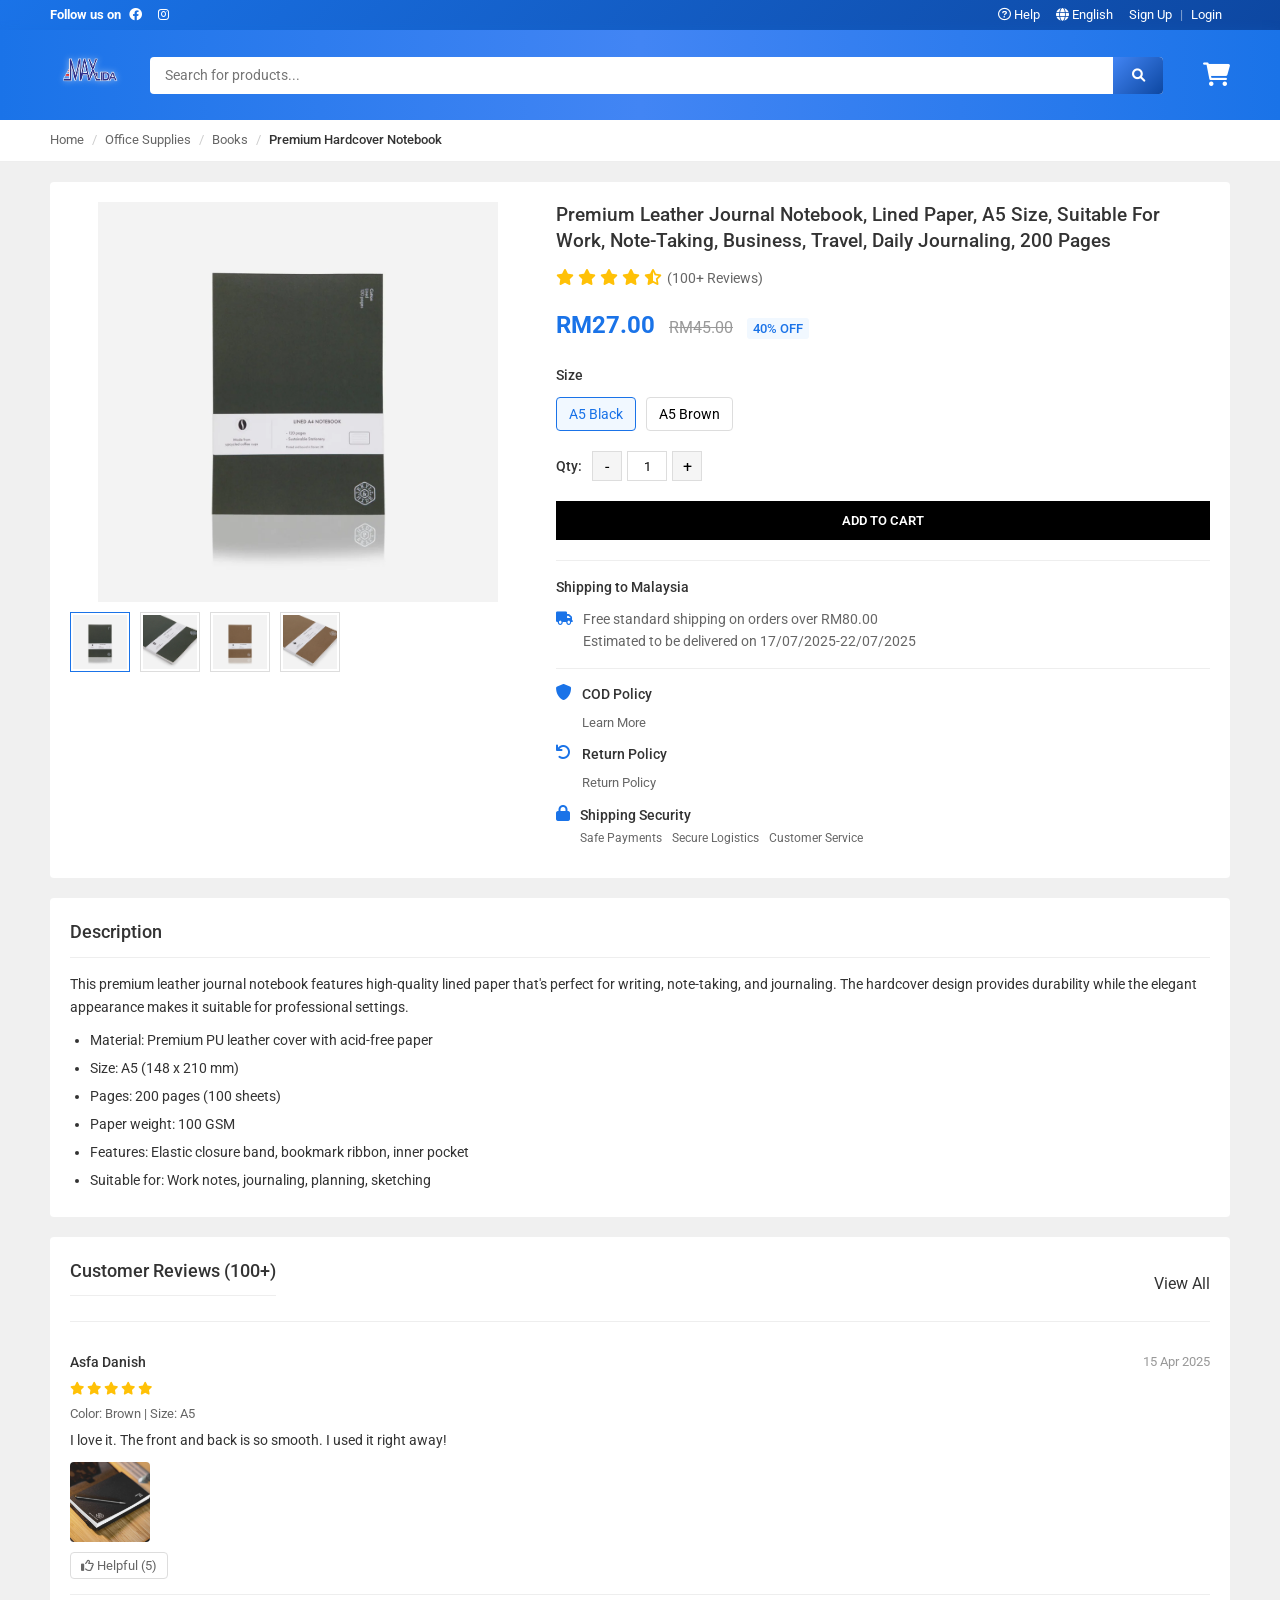
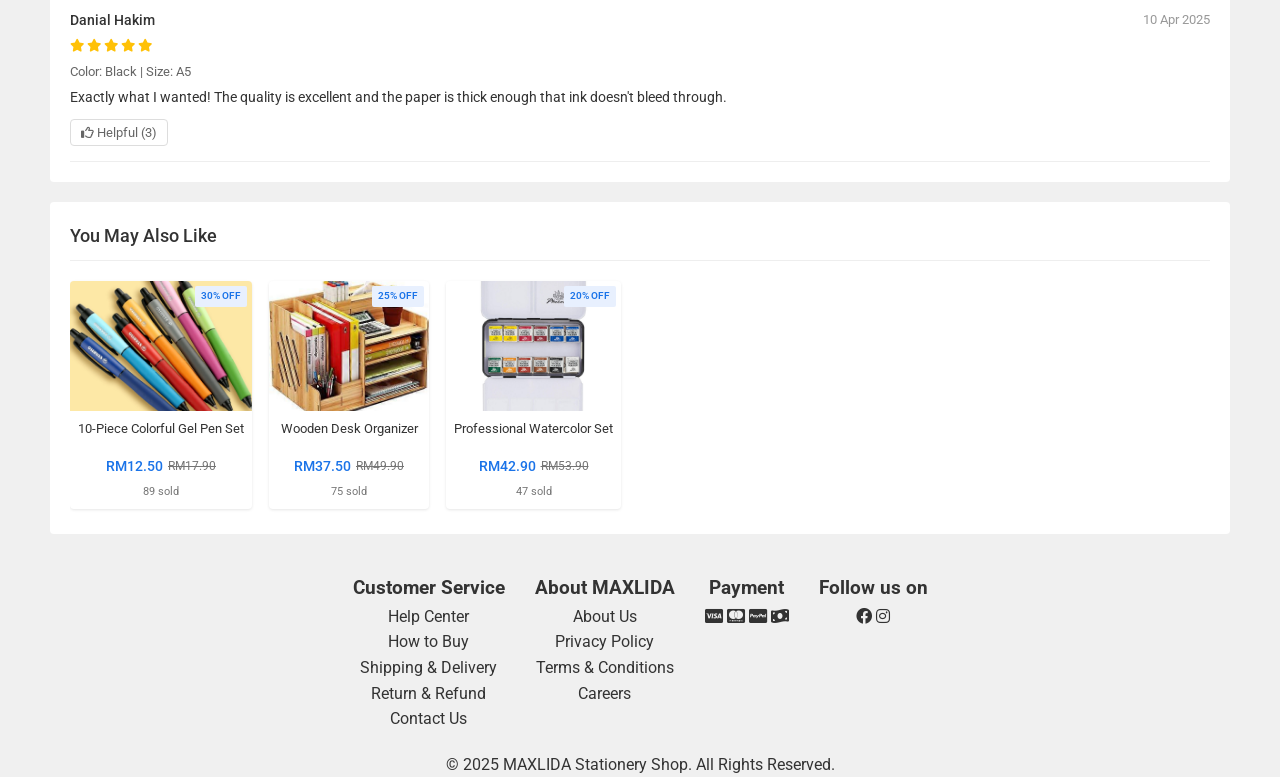
<file: product-detail.html>
<!DOCTYPE html>
<html lang="en">
  <head>
    <meta charset="UTF-8" />
    <meta name="viewport" content="width=device-width, initial-scale=1.0" />
    <title>Books</title>
    <link rel="icon" href="/images/maxlida.png" />
    <link rel="stylesheet" href="styles.css" />
    <link
      rel="stylesheet"
      href="https://cdnjs.cloudflare.com/ajax/libs/font-awesome/6.0.0-beta3/css/all.min.css"
    />
    <link
      href="https://fonts.googleapis.com/css2?family=Roboto:wght@300;400;500;700&display=swap"
      rel="stylesheet"
    />
  </head>
  <body>
    <!-- Top Navigation Bar -->
    <div class="top-nav">
      <div class="container">
        <div class="top-nav-left">
          <h4 data-lang-key="follow_us">Follow us on</h4>
          <a
            href="https://www.facebook.com/p/MAX-LIDA-100069366986077/"
            class="social-icon"
            target="_blank"
            ><i class="fab fa-facebook"></i
          ></a>
          <a
            href="https://www.instagram.com/maxlidaent/?hl=en"
            class="social-icon"
            target="_blank"
            ><i class="fab fa-instagram"></i
          ></a>
        </div>
        <div class="top-nav-right">
          <a href="help.html"
            ><i class="far fa-question-circle"></i>
            <span data-lang-key="help">Help</span></a
          >
          <div class="language-dropdown">
            <a href="#" class="language-toggle"
              ><i class="fas fa-globe"></i>
              <span class="current-lang">English</span></a
            >
            <div class="language-options">
              <a href="#" class="language-option" data-lang="english"
                >English</a
              >
              <a href="#" class="language-option" data-lang="malay"
                >Bahasa Melayu</a
              >
            </div>
          </div>
          <a href="sign_up.html" data-lang-key="sign_up">Sign Up</a>
          <span class="divider">|</span>
          <a href="login.html" data-lang-key="login">Login</a>
        </div>
      </div>
    </div>

    <!-- Main Header -->
    <header class="main-header">
      <div class="container">
        <div class="logo">
          <a href="index.html">
            <img
              src="images/maxlida.png"
              alt="StationeryShop Logo"
              class="logo-image"
            />
          </a>
        </div>
        <div class="search-bar">
          <input
            type="text"
            placeholder="Search for products..."
            data-lang-key="search_placeholder"
          />
          <button type="submit"><i class="fas fa-search"></i></button>
        </div>
        <div class="cart">
          <a href="cart.html"><i class="fas fa-shopping-cart"></i></a>
        </div>
      </div>
    </header>

    <!-- Breadcrumb -->
    <div class="breadcrumb-container">
        <div class="container">
            <ul class="breadcrumb">
                <li><a href="index.html" data-lang-key="home">Home</a></li>
                <li><a href="#" data-lang-key="office_supplies">Office & School Supplies</a></li>
                <li><a href="#" data-lang-key="notebooks">Notebooks</a></li>
                <li class="active" data-lang-key="premium_hardcover_notebook">Premium Leather Journal Notebook, Lined Paper, A5 Size</li>
            </ul>
        </div>
    </div>

    <!-- Product Detail Section -->
    <section class="product-detail">
        <div class="container">
            <div class="product-detail-container">
                <div class="product-gallery">
                    <div class="main-image">
                        <img src="images/premium_notebook1.png" alt="Premium Notebook" id="main-product-image">
                    </div>
                    <div class="thumbnail-images">
                        <div class="thumbnail active" onclick="changeImage('images/premium_notebook1.png')">
                            <img src="images/premium_notebook1.png" alt="Premium Notebook Thumbnail 1">
                        </div>
                        <div class="thumbnail" onclick="changeImage('images/premium_notebook2.png')">
                            <img src="images/premium_notebook2.png" alt="Premium Notebook Thumbnail 2">
                        </div>
                        <div class="thumbnail" onclick="changeImage('images/premium_notebook3.png')">
                            <img src="images/premium_notebook3.png" alt="Premium Notebook Thumbnail 3">
                        </div>
                        <div class="thumbnail" onclick="changeImage('images/premium_notebook4.png')">
                            <img src="images/premium_notebook4.png" alt="Premium Notebook Thumbnail 4">
                        </div>
                    </div>
                </div>
                <div class="product-info-detail">
                    <h1 class="product-title" data-lang-key="premium_hardcover_notebook_full">Premium Leather Journal Notebook, Lined Paper, A5 Size, Suitable For Work, Note-Taking, Business, Travel, Daily Journaling, 200 Pages</h1>
                    
                    <div class="product-rating">
                        <div class="stars">
                            <i class="fas fa-star"></i>
                            <i class="fas fa-star"></i>
                            <i class="fas fa-star"></i>
                            <i class="fas fa-star"></i>
                            <i class="fas fa-star-half-alt"></i>
                        </div>
                        <span class="rating-count" data-lang-key="reviews_count">(100+ Reviews)</span>
                    </div>
                    
                    <div class="product-price-detail">
                        <span class="current-price-large">RM27.00</span>
                        <span class="original-price-large">RM45.00</span>
                        <span class="discount-percent">40% OFF</span>
                    </div>
                    
                    <div class="product-options">
                        <h3 data-lang-key="size">Size</h3>
                        <div class="option-buttons">
                            <button class="option-btn active" data-lang-key="a5_black">A5 Black</button>
                            <button class="option-btn" data-lang-key="a5_brown">A5 Brown</button>
                        </div>
                    </div>
                    
                    <div class="quantity-selector">
                        <h3 data-lang-key="quantity">Qty:</h3>
                        <div class="quantity-controls">
                            <button class="qty-btn" onclick="decreaseQuantity()">-</button>
                            <input type="text" id="quantity" value="1" readonly>
                            <button class="qty-btn" onclick="increaseQuantity()">+</button>
                        </div>
                    </div>
                    
                    <div class="product-actions">
                        <button class="add-to-cart-btn" data-lang-key="add_to_cart">ADD TO CART</button>
                    </div>
                    
                    <div class="shipping-info">
                        <h3 data-lang-key="shipping_to_malaysia">Shipping to Malaysia</h3>
                        <div class="shipping-detail">
                            <i class="fas fa-truck"></i>
                            <div>
                                <p data-lang-key="free_shipping_info">Free standard shipping on orders over RM80.00</p>
                                <p data-lang-key="delivery_estimate">Estimated to be delivered on 17/07/2025-22/07/2025</p>
                            </div>
                        </div>
                    </div>
                    
                    <div class="store-policies">
                        <div class="policy">
                            <i class="fas fa-shield-alt"></i>
                            <div>
                                <h4 data-lang-key="cod_policy">COD Policy</h4>
                                <a href="#" data-lang-key="learn_more">Learn More</a>
                            </div>
                        </div>
                        <div class="policy">
                            <i class="fas fa-undo"></i>
                            <div>
                                <h4 data-lang-key="return_policy">Return Policy</h4>
                                <a href="#" data-lang-key="return_policy_link">Return Policy</a>
                            </div>
                        </div>
                        <div class="policy">
                            <i class="fas fa-lock"></i>
                            <div>
                                <h4 data-lang-key="shipping_security">Shipping Security</h4>
                                <div class="security-badges">
                                    <span data-lang-key="safe_payments">Safe Payments</span>
                                    <span data-lang-key="secure_logistics">Secure Logistics</span>
                                    <span data-lang-key="customer_service_badge">Customer Service</span>
                                </div>
                            </div>
                        </div>
                    </div>
                </div>
            </div>
            
            <div class="product-description">
                <h2 data-lang-key="description">Description</h2>
                <div class="description-content">
                    <p data-lang-key="product_description_text">This premium leather journal notebook features high-quality lined paper that's perfect for writing, note-taking, and journaling. The hardcover design provides durability while the elegant appearance makes it suitable for professional settings.</p>
                    <ul>
                        <li data-lang-key="product_material">Material: Premium PU leather cover with acid-free paper</li>
                        <li data-lang-key="product_size">Size: A5 (148 x 210 mm)</li>
                        <li data-lang-key="product_pages">Pages: 200 pages (100 sheets)</li>
                        <li data-lang-key="product_paper_weight">Paper weight: 100 GSM</li>
                        <li data-lang-key="product_features">Features: Elastic closure band, bookmark ribbon, inner pocket</li>
                        <li data-lang-key="product_suitable_for">Suitable for: Work notes, journaling, planning, sketching</li>
                    </ul>
                </div>
            </div>
            
            <div class="customer-reviews">
                <div class="reviews-header">
                    <h2 data-lang-key="customer_reviews">Customer Reviews (100+)</h2>
                    <a href="#" data-lang-key="view_all_reviews">View All <i class="fas fa-chevron-right"></i></a>
                </div>
                
                <div class="review-item">
                    <div class="reviewer-info">
                        <span class="reviewer-name">Asfa Danish</span>
                        <span class="review-date">15 Apr 2025</span>
                    </div>
                    <div class="review-stars">
                        <i class="fas fa-star"></i>
                        <i class="fas fa-star"></i>
                        <i class="fas fa-star"></i>
                        <i class="fas fa-star"></i>
                        <i class="fas fa-star"></i>
                    </div>
                    <div class="review-details">
                        <p>Color: Brown | Size: A5</p>
                    </div>
                    <div class="review-content">
                        <p>I love it. The front and back is so smooth. I used it right away!</p>
                    </div>
                    <div class="review-images">
                        <img src="images/review1.png" alt="Customer Review Image">
                    </div>
                    <div class="review-helpful">
                        <button><i class="far fa-thumbs-up"></i> <span data-lang-key="helpful">Helpful</span> (5)</button>
                    </div>
                </div>
                
                <div class="review-item">
                    <div class="reviewer-info">
                        <span class="reviewer-name">Danial Hakim</span>
                        <span class="review-date">10 Apr 2025</span>
                    </div>
                    <div class="review-stars">
                        <i class="fas fa-star"></i>
                        <i class="fas fa-star"></i>
                        <i class="fas fa-star"></i>
                        <i class="fas fa-star"></i>
                        <i class="fas fa-star"></i>
                    </div>
                    <div class="review-details">
                        <p>Color: Black | Size: A5</p>
                    </div>
                    <div class="review-content">
                        <p>Exactly what I wanted! The quality is excellent and the paper is thick enough that ink doesn't bleed through.</p>
                    </div>
                    <div class="review-helpful">
                        <button><i class="far fa-thumbs-up"></i> <span data-lang-key="helpful">Helpful</span> (3)</button>
                    </div>
                </div>
            </div>
            
            <div class="related-products">
                <h2 data-lang-key="you_may_also_like">You May Also Like</h2>
                <div class="product-grid">
                    <div class="product-card">
                        <div class="product-image">
                            <img src="images/gel_pens.png" alt="Gel Pen Set">
                            <div class="discount-tag">30% OFF</div>
                        </div>
                        <div class="product-info">
                            <h3 data-lang-key="colorful_gel_pens">10-Pack Colorful Gel Pens</h3>
                            <div class="price">
                                <span class="current-price">RM12.50</span>
                                <span class="original-price">RM17.90</span>
                            </div>
                            <div class="sold">89 sold</div>
                        </div>
                    </div>
                    
                    <div class="product-card">
                        <div class="product-image">
                            <img src="images/desk_organizer.jpg" alt="Desk Organizer">
                            <div class="discount-tag">25% OFF</div>
                        </div>
                        <div class="product-info">
                            <h3 data-lang-key="wooden_desk_organizer">Wooden Desk Organizer</h3>
                            <div class="price">
                                <span class="current-price">RM37.50</span>
                                <span class="original-price">RM49.90</span>
                            </div>
                            <div class="sold">75 sold</div>
                        </div>
                    </div>
                    
                    <div class="product-card">
                        <div class="product-image">
                            <img src="images/watercolor_set.jpg" alt="Watercolor Set">
                            <div class="discount-tag">20% OFF</div>
                        </div>
                        <div class="product-info">
                            <h3 data-lang-key="professional_watercolor_set">Professional Watercolor Set</h3>
                            <div class="price">
                                <span class="current-price">RM42.90</span>
                                <span class="original-price">RM53.90</span>
                            </div>
                            <div class="sold">47 sold</div>
                        </div>
                    </div>
                </div>
            </div>
        </div>
    </section>

    <!-- Footer -->
    <footer>
      <div class="container" style="text-align: center">
        <div
          class="footer-content"
          style="
            display: flex;
            justify-content: center;
            flex-wrap: wrap;
            gap: 30px;
          "
        >
          <div class="footer-section">
            <h3 data-lang-key="customer_service">Customer Service</h3>
            <ul
              style="padding-left: 0; list-style-type: none; text-align: center"
            >
              <li><a href="#" data-lang-key="help_center">Help Center</a></li>
              <li><a href="#" data-lang-key="how_to_buy">How to Buy</a></li>
              <li>
                <a href="#" data-lang-key="shipping_delivery"
                  >Shipping & Delivery</a
                >
              </li>
              <li>
                <a href="#" data-lang-key="return_refund">Return & Refund</a>
              </li>
              <li><a href="#" data-lang-key="contact_us">Contact Us</a></li>
            </ul>
          </div>
          <div class="footer-section">
            <h3 data-lang-key="about_maxlida">About MAXLIDA</h3>
            <ul
              style="padding-left: 0; list-style-type: none; text-align: center"
            >
              <li><a href="#" data-lang-key="about_us">About Us</a></li>
              <li>
                <a href="#" data-lang-key="privacy_policy">Privacy Policy</a>
              </li>
              <li>
                <a href="#" data-lang-key="terms_conditions"
                  >Terms & Conditions</a
                >
              </li>
              <li><a href="#" data-lang-key="careers">Careers</a></li>
            </ul>
          </div>
          <div class="footer-section">
            <h3 data-lang-key="payment">Payment</h3>
            <div class="payment-icons" style="text-align: center">
              <i class="fab fa-cc-visa"></i>
              <i class="fab fa-cc-mastercard"></i>
              <i class="fab fa-cc-paypal"></i>
              <i class="fas fa-money-bill-wave"></i>
            </div>
          </div>
          <div class="footer-section">
            <h3 data-lang-key="follow_us">Follow Us</h3>
            <div class="social-icons" style="text-align: center">
              <a
                href="https://www.facebook.com/p/MAX-LIDA-100069366986077/"
                target="_blank"
                ><i class="fab fa-facebook"></i
              ></a>
              <a
                href="https://www.instagram.com/maxlidaent/?hl=en"
                target="_blank"
                ><i class="fab fa-instagram"></i
              ></a>
            </div>
          </div>
        </div>
        <div class="footer-bottom" style="text-align: center; margin-top: 20px">
          <p>
            &copy; 2025 MAXLIDA Stationery Shop.
            <span data-lang-key="all_rights_reserved">All Rights Reserved</span
            >.
          </p>
        </div>
      </div>
    </footer>

    <script src="language.js"></script>
    <script>
      // Product image gallery
      function changeImage(src) {
        document.getElementById("main-product-image").src = src;

        // Update active thumbnail
        const thumbnails = document.querySelectorAll(".thumbnail");
        thumbnails.forEach((thumb) => {
          thumb.classList.remove("active");
          if (thumb.querySelector("img").src.includes(src)) {
            thumb.classList.add("active");
          }
        });
      }

      // Quantity selector
      function increaseQuantity() {
        const quantityInput = document.getElementById("quantity");
        let quantity = parseInt(quantityInput.value);
        quantityInput.value = quantity + 1;
      }

      function decreaseQuantity() {
        const quantityInput = document.getElementById("quantity");
        let quantity = parseInt(quantityInput.value);
        if (quantity > 1) {
          quantityInput.value = quantity - 1;
        }
      }

      // Option buttons
      const optionButtons = document.querySelectorAll(".option-btn");
      optionButtons.forEach((button) => {
        button.addEventListener("click", () => {
          // Remove active class from all buttons
          optionButtons.forEach((btn) => btn.classList.remove("active"));
          // Add active class to clicked button
          button.classList.add("active");

          // Change image if "A5 Brown" is selected
          if (button.textContent.trim().toLowerCase() === "a5 brown") {
            changeImage("images/premium_notebook3.png");
          }
          // Change image if "A5 Black" is selected (optional: show first image)
          if (button.textContent.trim().toLowerCase() === "a5 black") {
            changeImage("images/premium_notebook1.png");
          }
        });
      });
    </script>
  </body>
</html>
</file>
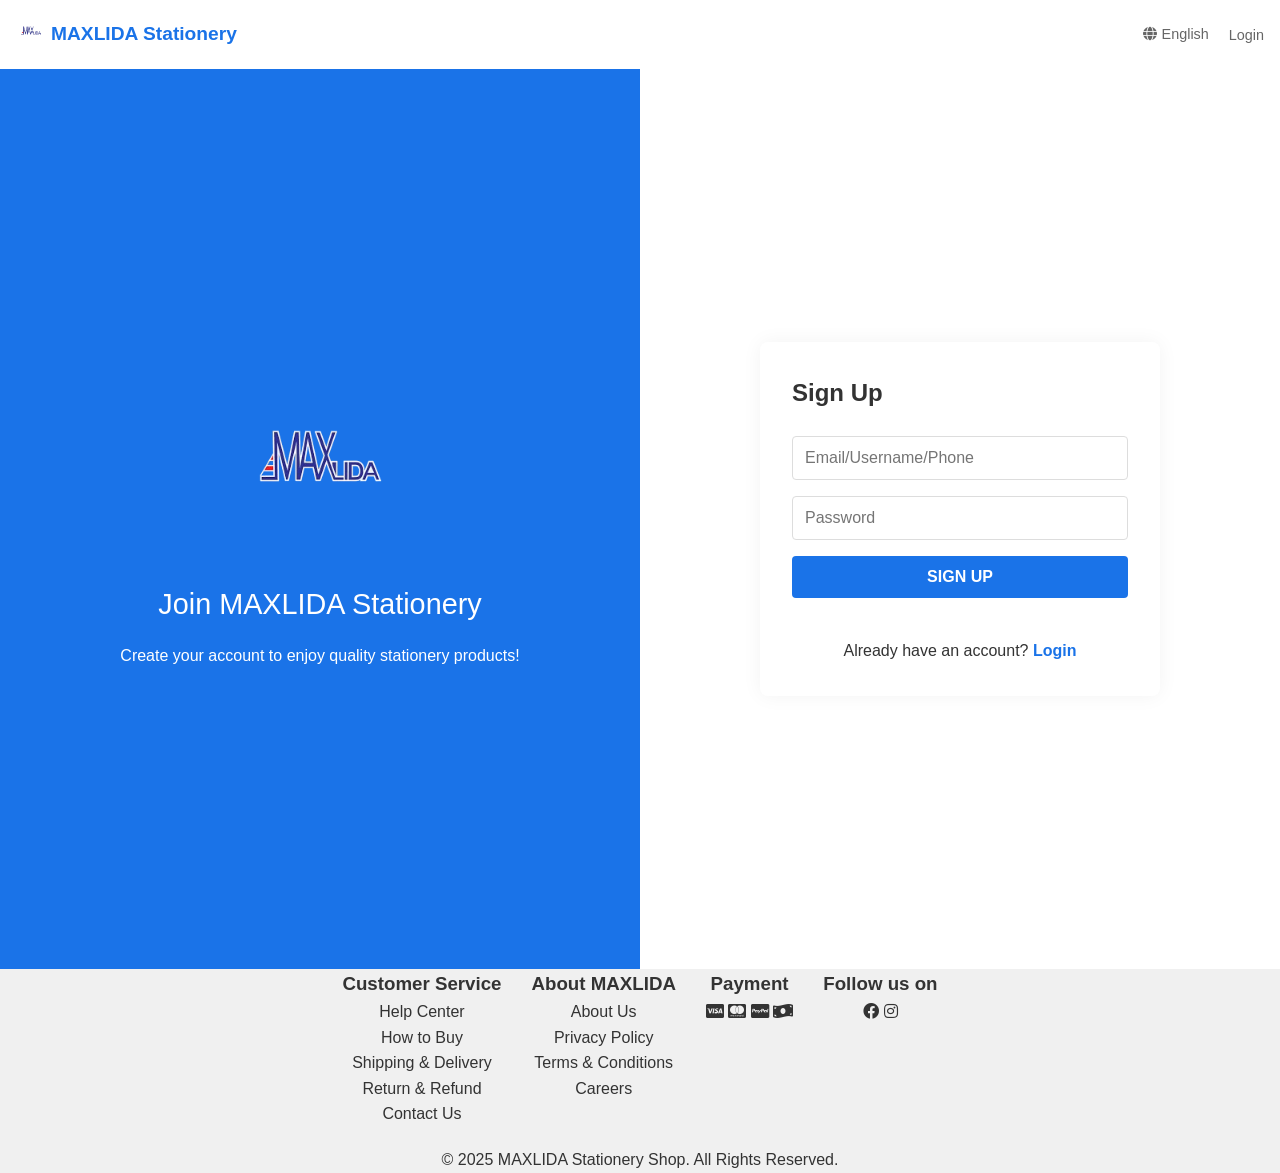
<file: sign_up.html>
<!DOCTYPE html>
<html lang="en">
  <head>
    <meta charset="UTF-8" />
    <meta name="viewport" content="width=device-width, initial-scale=1.0" />
    <title data-lang-key="signup_page_title">Sign Up</title>
    <link rel="icon" href="/images/maxlida.png" />
    <link rel="stylesheet" href="styles.css" />
    <link
      rel="stylesheet"
      href="https://cdnjs.cloudflare.com/ajax/libs/font-awesome/5.15.4/css/all.min.css"
    />
    <script src="language.js"></script>
    <style>
      /* Language dropdown styles */
      .language-dropdown {
        position: relative;
        display: inline-block;
        margin-right: 15px;
      }
      
      .language-toggle {
        display: flex;
        align-items: center;
        color: #333;
        text-decoration: none;
        padding: 5px;
      }
      
      .language-toggle .fas {
        margin-right: 5px;
      }
      
      .language-options {
        display: none;
        position: absolute;
        background-color: white;
        min-width: 160px;
        box-shadow: 0px 8px 16px 0px rgba(0,0,0,0.2);
        z-index: 1;
        border-radius: 4px;
        overflow: hidden;
      }
      
      .language-dropdown:hover .language-options {
        display: block;
      }
      
      .language-option {
        color: #333;
        padding: 12px 16px;
        text-decoration: none;
        display: block;
        transition: background-color 0.2s;
      }
      
      .language-option:hover {
        background-color: #f1f1f1;
      }
      
      .language-option.active {
        background-color: #e6f7ff;
        font-weight: bold;
      }
      
      /* Sign Up page specific styles */
      .signup-container {
        display: flex;
        min-height: 100vh;
        background-color: #1a73e8;
      }
      .signup-branding {
        flex: 1;
        display: flex;
        flex-direction: column;
        justify-content: center;
        align-items: center;
        color: white;
        padding: 2rem;
        text-align: center;
      }
      .signup-branding img {
        width: 180px;
        margin-bottom: 2rem;
      }
      .signup-branding h2 {
        font-size: 1.8rem;
        margin-bottom: 1rem;
        font-weight: 400;
      }
      .signup-form-container {
        flex: 1;
        background-color: white;
        display: flex;
        justify-content: center;
        align-items: center;
        padding: 2rem;
      }
      .signup-form {
        width: 100%;
        max-width: 400px;
        padding: 2rem;
        border-radius: 8px;
        box-shadow: 0 0 20px rgba(0, 0, 0, 0.05);
      }
      .signup-form h1 {
        margin-bottom: 1.5rem;
        font-size: 1.5rem;
        color: #333;
      }
      .signup-form input {
        width: 100%;
        padding: 12px;
        margin-bottom: 1rem;
        border: 1px solid #ddd;
        border-radius: 4px;
        font-size: 1rem;
      }
      .signup-form input:focus {
        outline: none;
        border-color: #1a73e8;
      }
      .signup-form button {
        width: 100%;
        padding: 12px;
        background-color: #1a73e8;
        color: white;
        border: none;
        border-radius: 4px;
        font-size: 1rem;
        cursor: pointer;
        margin-bottom: 1rem;
        text-transform: uppercase;
        font-weight: bold;
      }
      .signup-form button:hover {
        background-color: #1a73e8;
      }
      .login-link {
        text-align: center;
        margin-top: 1.5rem;
      }
      .login-link a {
        color: #1a73e8;
        text-decoration: none;
        font-weight: bold;
      }
      .header-signup {
        display: flex;
        justify-content: space-between;
        align-items: center;
        padding: 1rem;
        background-color: white;
      }
      .header-signup .logo {
        display: flex;
        align-items: center;
      }
      .header-signup .logo img {
        height: 30px;
        margin-right: 5px;
      }
      .header-signup .logo span {
        color: #1a73e8;
        font-weight: bold;
        font-size: 1.2rem;
      }
      .header-signup a {
        color: #666;
        text-decoration: none;
        font-size: 0.9rem;
      }
      @media (max-width: 768px) {
        .signup-container {
          flex-direction: column;
        }
        .signup-branding {
          padding: 2rem 1rem;
        }
        .signup-form-container {
          padding: 1rem;
        }
      }
    </style>
  </head>
  <body>
    <!-- Simple Header -->
    <div class="header-signup">
      <div class="logo">
        <a href="index.html"><img src="images/maxlida.png" alt="MAXLIDA Logo" /></a>
        <span data-lang-key="shop_name">MAXLIDA Stationery</span>
      </div>
      <div class="top-nav-right">
        <!-- Language Dropdown -->
        <div class="language-dropdown">
          <a href="#" class="language-toggle">
            <i class="fas fa-globe"></i>
            <span class="current-lang">English</span>
          </a>
          <div class="language-options">
            <a href="#" class="language-option" data-lang="english">English</a>
            <a href="#" class="language-option" data-lang="malay">Bahasa Melayu</a>
          </div>
        </div>
        <!-- Auth links -->
        <span id="nav-auth">
          <a href="login.html" id="login-link" data-lang-key="login">Log In</a>
        </span>
      </div>
    </div>
    <!-- Sign Up Container -->
    <div class="signup-container">
      <!-- Left Side - Branding -->
      <div class="signup-branding">
        <img src="images/maxlida.png" alt="MAXLIDA Logo" />
        <h2 data-lang-key="signup_tagline">Join MAXLIDA Stationery</h2>
        <p data-lang-key="signup_description">
          Create your account to enjoy quality stationery products!
        </p>
      </div>

      <!-- Right Side - Sign Up Form -->
      <div class="signup-form-container">
        <div class="signup-form">
          <h1 data-lang-key="sign_up">Sign Up</h1>
          <form id="signupForm">
            <input
              id="signup-username"
              type="text"
              placeholder="Email/Username/Phone"
              data-lang-key="login_placeholder"
              data-lang-attr="placeholder"
              required
            />
            <input
              id="signup-password"
              type="password"
              placeholder="Password"
              data-lang-key="password_placeholder"
              data-lang-attr="placeholder"
              required
            />
            <button type="submit" data-lang-key="sign_up_button">
              SIGN UP
            </button>
          </form>
          <div class="login-link">
            <span data-lang-key="already_have_account"
              >Already have an account?</span
            >
            <a href="login.html" data-lang-key="login">Login</a>
          </div>
        </div>
      </div>
    </div>

    <!-- Footer -->
    <footer>
      <div class="container" style="text-align: center">
        <div
          class="footer-content"
          style="
            display: flex;
            justify-content: center;
            flex-wrap: wrap;
            gap: 30px;
          "
        >
          <div class="footer-section">
            <h3 data-lang-key="customer_service">Customer Service</h3>
            <ul
              style="padding-left: 0; list-style-type: none; text-align: center"
            >
              <li><a href="#" data-lang-key="help_center">Help Center</a></li>
              <li><a href="#" data-lang-key="how_to_buy">How to Buy</a></li>
              <li>
                <a href="#" data-lang-key="shipping_delivery"
                  >Shipping & Delivery</a
                >
              </li>
              <li>
                <a href="#" data-lang-key="return_refund">Return & Refund</a>
              </li>
              <li><a href="#" data-lang-key="contact_us">Contact Us</a></li>
            </ul>
          </div>
          <div class="footer-section">
            <h3 data-lang-key="about_maxlida">About MAXLIDA</h3>
            <ul
              style="padding-left: 0; list-style-type: none; text-align: center"
            >
              <li><a href="#" data-lang-key="about_us">About Us</a></li>
              <li>
                <a href="#" data-lang-key="privacy_policy">Privacy Policy</a>
              </li>
              <li>
                <a href="#" data-lang-key="terms_conditions"
                  >Terms & Conditions</a
                >
              </li>
              <li><a href="#" data-lang-key="careers">Careers</a></li>
            </ul>
          </div>
          <div class="footer-section">
            <h3 data-lang-key="payment">Payment</h3>
            <div class="payment-icons" style="text-align: center">
              <i class="fab fa-cc-visa"></i>
              <i class="fab fa-cc-mastercard"></i>
              <i class="fab fa-cc-paypal"></i>
              <i class="fas fa-money-bill-wave"></i>
            </div>
          </div>
          <div class="footer-section">
            <h3 data-lang-key="follow_us">Follow Us</h3>
            <div class="social-icons" style="text-align: center">
              <a
                href="https://www.facebook.com/p/MAX-LIDA-100069366986077/"
                target="_blank"
                ><i class="fab fa-facebook"></i
              ></a>
              <a
                href="https://www.instagram.com/maxlidaent/?hl=en"
                target="_blank"
                ><i class="fab fa-instagram"></i
              ></a>
            </div>
          </div>
        </div>
        <div class="footer-bottom" style="text-align: center; margin-top: 20px">
          <p>
            &copy; 2025 MAXLIDA Stationery Shop.
            <span data-lang-key="all_rights_reserved">All Rights Reserved</span
            >.
          </p>
        </div>
      </div>
    </footer>

    <script>
      document.addEventListener("DOMContentLoaded", function () {
        // Language update (if you have translations)
        const currentLang = localStorage.getItem("language") || "english";
        if (typeof updateLanguage === "function") updateLanguage(currentLang);

        // Handle sign up form submission
        document
          .getElementById("signupForm")
          .addEventListener("submit", function (e) {
            e.preventDefault();
            const username = document.getElementById("signup-username").value;
            const password = document.getElementById("signup-password").value;

            // Get existing users or create new array
            const users = JSON.parse(localStorage.getItem("users")) || [];

            // Check if username already exists
            const exists = users.some((user) => user.username === username);
            if (exists) {
              alert("Username already exists!");
              return;
            }

            // Add new user
            users.push({ username, password });
            localStorage.setItem("users", JSON.stringify(users));

            alert("Sign up successful! You can now log in.");
            window.location.href = "login.html";
          });
      });

      // Language switching function (dummy fallback)
      function updateLanguage(lang) {
        // This function should be defined in language.js
      }
    </script>
  </body>
</html>
</file>
<file: styles.css>
/* Reset and Base Styles */
* {
    margin: 0;
    padding: 0;
    box-sizing: border-box;
    font-family: 'Roboto', Arial, sans-serif;
}

body {
    background-color: #f0f0f0;
    color: #333;
    line-height: 1.6;
}

.container {
    max-width: 1200px;
    margin: 0 auto;
    padding: 0 10px;
}

a {
    text-decoration: none;
    color: inherit;
}

ul {
    list-style: none;
}

/* Language Switcher */
.language-dropdown {
    position: relative;
    display: inline-block;
}

.language-options {
    display: none;
    position: absolute;
    background-color: white;
    min-width: 160px;
    box-shadow: 0 8px 16px rgba(0,0,0,0.1);
    z-index: 100;
    border-radius: 4px;
    top: 100%;
    right: 0;
}

.language-dropdown:hover .language-options {
    display: block;
}

.language-option {
    padding: 10px 15px;
    display: block;
    color: #333;
    transition: all 0.2s;
}

.language-option:hover {
    background-color: #f1f1f1;
    color: #1a73e8;
}

.language-option.active {
    background-color: #e3f2fd;
    color: #1a73e8;
    font-weight: 500;
}

/* Top Navigation Bar */
.top-nav {
    background: linear-gradient(135deg, #1a73e8, #0d47a1);
    color: white;
    font-size: 0.8rem;
    padding: 5px 0;
}

.top-nav .container {
    display: flex;
    justify-content: space-between;
    align-items: center;
}

.top-nav-left, .top-nav-right {
    display: flex;
    align-items: center;
}

.top-nav a {
    margin: 0 8px;
    color: white;
    transition: opacity 0.2s;
}

.top-nav a:hover {
    opacity: 0.8;
}

.divider {
    color: rgba(255, 255, 255, 0.5);
}

.social-icon {
    margin-left: 5px;
}

/* Main Header */
.main-header {
    background: linear-gradient(to right, #1a73e8, #4285f4, #1a73e8);
    padding: 1px 0;
    color: white;
    box-shadow: 0 4px 12px rgba(26, 115, 232, 0.3);
}

.main-header .container {
    display: flex;
    align-items: center;
    justify-content: space-between;
}

.logo {
    display: flex;
    align-items: center;
}

.logo-image {
    height: 80px;
    max-width: 240px;
    object-fit: contain;
    background-color: transparent;
    filter: drop-shadow(0 0 3px rgba(255, 255, 255, 0.5));
}

.search-bar {
    flex-grow: 1;
    margin: 0 20px;
    position: relative;
}

.search-bar input {
    width: 100%;
    padding: 10px 15px;
    border-radius: 4px;
    border: none;
    font-size: 0.9rem;
}

.search-bar button {
    position: absolute;
    right: 0;
    top: 0;
    height: 100%;
    width: 50px;
    background: linear-gradient(135deg, #4285f4, #0d47a1);
    border: none;
    border-radius: 0 4px 4px 0;
    color: white;
    cursor: pointer;
    transition: all 0.3s ease;
}

.search-bar button:hover {
    background: linear-gradient(135deg, #5a95f5, #1565c0);
}

.cart {
    font-size: 1.5rem;
    margin-left: 20px;
}

/* Category Navigation */
.category-nav {
    background: linear-gradient(to right, #ffffff, #f5f9ff, #ffffff);
    box-shadow: 0 2px 8px rgba(26, 115, 232, 0.1);
    padding: 20px 0;
    border-bottom: 1px solid rgba(26, 115, 232, 0.1);
    overflow-x: auto;
}

.category-nav ul {
    display: flex;
    justify-content: space-between;
    align-items: center;
    min-width: max-content;
}

.category-nav li {
    text-align: center;
    margin: 0 10px;
}

.category-nav a {
    display: flex;
    flex-direction: column;
    align-items: center;
    color: #333;
    text-decoration: none;
    transition: transform 0.3s;
}

.category-nav a:hover {
    transform: translateY(-5px);
}

.category-img-container {
    width: 60px;
    height: 60px;
    border-radius: 50%;
    background-color: #f5f9ff;
    display: flex;
    align-items: center;
    justify-content: center;
    margin-bottom: 8px;
    overflow: hidden;
    border: 1px solid #e0e0e0;
}

.category-img-container img {
    max-width: 70%;
    max-height: 70%;
}

.category-nav span {
    font-size: 0.9rem;
}

/* Banner Slider */
.banner-slider {
    margin: 0;
    width: 100%;
    overflow: hidden;
    background-color: transparent;
}

.slider {
    width: 100%;
    display: block;
    box-shadow: 0 2px 10px rgba(0, 0, 0, 0.1);
}

.slider img {
    width: 100%;
    border-radius: 0;
    height: auto;
    max-height: 200px;
    object-fit: cover;
    display: block;
    transition: transform 0.3s ease;
}

.slider:hover img {
    transform: scale(1.005);
}

/* Flash Sale Section */
.flash-sale {
    background-color: white;
    padding: 0;
    margin-bottom: 10px;
}

.section-header {
    display: flex;
    justify-content: space-between;
    align-items: center;
    margin-bottom: 10px;
    padding: 5px 0;
    position: relative;
}

.section-header h2 {
    font-size: 1.2rem;
    font-weight: 600;
    position: relative;
    padding-left: 10px;
}

.flash-sale .section-header h2 {
    color: #1a73e8;
}

.featured-items .section-header h2,
.popular-items .section-header h2,
.new-arrivals .section-header h2 {
    color: #333;
}

.flash-sale .section-header h2::before {
    content: '';
    position: absolute;
    left: 0;
    top: 50%;
    transform: translateY(-50%);
    width: 3px;
    height: 16px;
    background: #1a73e8;
    border-radius: 2px;
}

/* Remove hover effect */

.view-all {
    color: #1a73e8;
    font-size: 0.8rem;
    display: flex;
    align-items: center;
}

.countdown {
    display: flex;
    align-items: center;
    margin-bottom: 20px;
}

.countdown span {
    margin-right: 10px;
    font-size: 0.9rem;
    color: #757575;
}

.timer {
    display: flex;
}

.time-unit {
    background: linear-gradient(135deg, #4285f4, #0d47a1);
    color: #ffffff;
    padding: 5px 8px;
    border-radius: 4px;
    margin-right: 5px;
    text-align: center;
    box-shadow: 0 2px 5px rgba(26, 115, 232, 0.3);
}

.time-unit .number {
    font-weight: 700;
    font-size: 1rem;
}

.time-unit .label {
    font-size: 0.7rem;
    display: block;
}

/* Product Grid */
.product-grid {
    display: flex;
    overflow-x: auto;
    gap: 5px;
    padding: 5px 0;
    scrollbar-width: thin;
    -ms-overflow-style: none; /* IE and Edge */
    scrollbar-width: none; /* Firefox */
}

.product-grid::-webkit-scrollbar {
    display: none;
}

.product-card {
    background-color: #fff;
    border-radius: 4px;
    overflow: hidden;
    box-shadow: 0 1px 3px rgba(0, 0, 0, 0.1);
    transition: transform 0.3s, box-shadow 0.3s;
    min-width: 160px;
    flex: 0 0 auto;
    margin-right: 12px;
    text-decoration: none;
    color: inherit;
    display: block;
}

.product-card:hover {
    transform: translateY(-3px);
    box-shadow: 0 4px 8px rgba(0, 0, 0, 0.15);
}

.product-image {
    position: relative;
    height: 130px;
}

.product-image img {
    width: 100%;
    height: 100%;
    object-fit: cover;
}

.discount-tag {
    position: absolute;
    top: 5px;
    right: 5px;
    background: #e8f0fe;
    color: #1a73e8;
    padding: 2px 6px;
    font-size: 0.65rem;
    font-weight: 600;
    border-radius: 2px;
}

.product-info {
    padding: 8px;
    text-align: center;
}

.product-info h3 {
    font-size: 0.8rem;
    font-weight: 400;
    color: #333;
    margin-bottom: 5px;
    height: 32px;
    overflow: hidden;
    display: -webkit-box;
    -webkit-line-clamp: 2;
    line-clamp: 2;
    -webkit-box-orient: vertical;
    box-orient: vertical;
    text-align: center;
}

.price {
    display: flex;
    justify-content: center;
    align-items: center;
    margin-bottom: 5px;
}

.current-price {
    color: #1a73e8;
    font-size: 0.85rem;
    font-weight: 500;
    margin-right: 5px;
}

.original-price {
    color: #757575;
    font-size: 0.75rem;
    text-decoration: line-through;
}

.sold {
    font-size: 0.7rem;
    color: #757575;
    text-align: center;
}



/* Featured Items, Popular Items, New Arrivals Sections */
.featured-items,
.popular-items,
.new-arrivals,
.flash-sale {
    padding: 10px 0;
    position: relative;
    background-color: #fff;
    margin-bottom: 5px;
}

/* Add spacing between sections */
.featured-items,
.popular-items,
.new-arrivals {
    margin-top: 15px;
}

/* Product Detail Page Styles */
.breadcrumb-container {
    background-color: #fff;
    padding: 10px 0;
    border-bottom: 1px solid #eee;
}

.breadcrumb {
    display: flex;
    flex-wrap: wrap;
    font-size: 0.8rem;
}

.breadcrumb li {
    display: inline;
}

.breadcrumb li:not(:last-child):after {
    content: '/';
    margin: 0 8px;
    color: #ccc;
}

.breadcrumb li a {
    color: #666;
}

.breadcrumb li.active {
    color: #333;
    font-weight: 500;
}

.product-detail {
    padding: 20px 0;
}

.product-detail-container {
    display: flex;
    gap: 30px;
    background-color: #fff;
    padding: 20px;
    border-radius: 4px;
    margin-bottom: 20px;
}

.product-gallery {
    flex: 0 0 40%;
}

.main-image {
    width: 100%;
    height: 400px;
    display: flex;
    align-items: center;
    justify-content: center;
    margin-bottom: 10px;
    position: relative;
}

.main-image img {
    max-width: 100%;
    max-height: 100%;
    object-fit: contain;
}

.thumbnail-images {
    display: flex;
    gap: 10px;
    overflow-x: auto;
}

.thumbnail {
    width: 60px;
    height: 60px;
    border: 1px solid #ddd;
    padding: 2px;
    cursor: pointer;
}

.thumbnail.active {
    border-color: #1a73e8;
}

.thumbnail img {
    width: 100%;
    height: 100%;
    object-fit: cover;
}

.product-info-detail {
    flex: 1;
}

.product-title {
    font-size: 1.2rem;
    font-weight: 500;
    margin-bottom: 10px;
    line-height: 1.4;
}

.product-rating {
    display: flex;
    align-items: center;
    margin-bottom: 15px;
}

.stars {
    color: #ffc107;
    margin-right: 5px;
}

.rating-count {
    color: #666;
    font-size: 0.9rem;
}

.product-price-detail {
    margin-bottom: 20px;
}

.current-price-large {
    font-size: 1.5rem;
    font-weight: 700;
    color: #1a73e8;
    margin-right: 10px;
}

.original-price-large {
    font-size: 1rem;
    color: #999;
    text-decoration: line-through;
    margin-right: 10px;
}

.discount-percent {
    background-color: #f1f8ff;
    color: #1a73e8;
    padding: 3px 6px;
    border-radius: 3px;
    font-size: 0.8rem;
    font-weight: 500;
}

.product-options {
    margin-bottom: 20px;
}

.product-options h3 {
    font-size: 0.9rem;
    font-weight: 500;
    margin-bottom: 10px;
}

.option-buttons {
    display: flex;
    flex-wrap: wrap;
    gap: 10px;
    margin-bottom: 15px;
}

.option-btn {
    padding: 8px 12px;
    border: 1px solid #ddd;
    border-radius: 4px;
    background-color: #fff;
    font-size: 0.85rem;
    cursor: pointer;
    transition: all 0.2s;
}

.option-btn.active {
    border-color: #1a73e8;
    color: #1a73e8;
    background-color: #f1f8ff;
}

.quantity-selector {
    display: flex;
    align-items: center;
    margin-bottom: 20px;
}

.quantity-selector h3 {
    font-size: 0.9rem;
    font-weight: 500;
    margin-right: 10px;
}

.quantity-controls {
    display: flex;
    align-items: center;
}

.qty-btn {
    width: 30px;
    height: 30px;
    border: 1px solid #ddd;
    background-color: #f5f5f5;
    font-size: 1rem;
    cursor: pointer;
}

#quantity {
    width: 40px;
    height: 30px;
    border: 1px solid #ddd;
    text-align: center;
    margin: 0 5px;
}

.product-actions {
    display: flex;
    gap: 10px;
    margin-bottom: 20px;
}

.add-to-cart-btn {
    flex: 1;
    padding: 12px 20px;
    background-color: #000;
    color: #fff;
    border: none;
    font-weight: 600;
    cursor: pointer;
    transition: background-color 0.2s;
}

.add-to-cart-btn:hover {
    background-color: #333;
}

.wishlist-btn {
    width: 45px;
    height: 45px;
    border: 1px solid #ddd;
    background-color: #fff;
    font-size: 1.2rem;
    display: flex;
    align-items: center;
    justify-content: center;
    cursor: pointer;
}

.shipping-info {
    border-top: 1px solid #eee;
    padding-top: 15px;
    margin-bottom: 15px;
}

.shipping-info h3 {
    font-size: 0.9rem;
    font-weight: 500;
    margin-bottom: 10px;
}

.shipping-detail {
    display: flex;
    align-items: flex-start;
    gap: 10px;
    font-size: 0.85rem;
    color: #666;
}

.shipping-detail i {
    color: #1a73e8;
    margin-top: 3px;
}

.store-policies {
    border-top: 1px solid #eee;
    padding-top: 15px;
}

.policy {
    display: flex;
    align-items: flex-start;
    gap: 10px;
    margin-bottom: 10px;
}

.policy i {
    color: #1a73e8;
}

.policy h4 {
    font-size: 0.85rem;
    font-weight: 500;
    margin-bottom: 3px;
}

.policy a {
    font-size: 0.8rem;
    color: #666;
}

.security-badges {
    display: flex;
    gap: 10px;
    font-size: 0.75rem;
    color: #666;
}

.product-description,
.customer-reviews,
.related-products {
    background-color: #fff;
    padding: 20px;
    border-radius: 4px;
    margin-bottom: 20px;
}

.product-description h2,
.customer-reviews h2,
.related-products h2 {
    font-size: 1.1rem;
    font-weight: 500;
    margin-bottom: 15px;
    padding-bottom: 10px;
    border-bottom: 1px solid #eee;
}

.description-content {
    font-size: 0.9rem;
    color: #333;
    line-height: 1.6;
}

.description-content ul {
    list-style: disc;
    padding-left: 20px;
    margin-top: 10px;
}

.description-content li {
    margin-bottom: 5px;
}

.reviews-header {
    display: flex;
    justify-content: space-between;
    align-items: center;
    margin-bottom: 15px;
    padding-bottom: 10px;
    border-bottom: 1px solid #eee;
}

.view-all-reviews {
    font-size: 0.8rem;
    color: #1a73e8;
    display: flex;
    align-items: center;
}

.review-item {
    padding: 15px 0;
    border-bottom: 1px solid #eee;
}

.reviewer-info {
    display: flex;
    justify-content: space-between;
    margin-bottom: 5px;
}

.reviewer-name {
    font-size: 0.85rem;
    font-weight: 500;
}

.review-date {
    font-size: 0.8rem;
    color: #999;
}

.review-stars {
    color: #ffc107;
    font-size: 0.8rem;
    margin-bottom: 5px;
}

.review-details {
    font-size: 0.8rem;
    color: #666;
    margin-bottom: 5px;
}

.review-content {
    font-size: 0.85rem;
    margin-bottom: 10px;
}

.review-images {
    display: flex;
    gap: 10px;
    margin-bottom: 10px;
}

.review-images img {
    width: 80px;
    height: 80px;
    object-fit: cover;
    border-radius: 4px;
}

.review-helpful button {
    background: none;
    border: 1px solid #ddd;
    padding: 5px 10px;
    font-size: 0.8rem;
    color: #666;
    border-radius: 4px;
    cursor: pointer;
}

.popular-items {
    background-color: #f8fbff;
    padding: 15px 0;
}

.product-tag {
    position: absolute;
    top: 0;
    left: 0;
    background: linear-gradient(135deg, #1a73e8, #0d47a1);
    color: #ffffff;
    padding: 3px 8px;
    font-size: 0.7rem;
    font-weight: 700;
    border-radius: 0 0 8px 0;
    box-shadow: 2px 2px 5px rgba(26, 115, 232, 0.15);
}

.popular-tag {
    background: linear-gradient(135deg, #ff9800, #f57c00);
}

.new-tag {
    background: linear-gradient(135deg, #4caf50, #2e7d32);
}

.rating {
    display: flex;
    align-items: center;
    margin-bottom: 5px;
}

.rating i {
    color: #ffc107;
    font-size: 0.8rem;
    margin-right: 1px;
}

.rating span {
    color: #757575;
    font-size: 0.75rem;
    margin-left: 5px;
}

.tags {
    display: flex;
    flex-wrap: wrap;
    margin-top: 5px;
}

.tag {
    background-color: #e8f0fe;
    color: #1a73e8;
    font-size: 0.7rem;
    padding: 2px 6px;
    border-radius: 4px;
    margin-right: 5px;
    margin-bottom: 5px;
}

/* Responsive Design */
@media (max-width: 992px) {
    .product-grid {
        grid-template-columns: repeat(4, 1fr);
    }
}

@media (max-width: 768px) {
    .product-grid {
        grid-template-columns: repeat(3, 1fr);
    }
    
    .top-nav-left, .top-nav-right {
        font-size: 0.7rem;
    }
    
    .category-nav ul {
        flex-wrap: wrap;
    }
    
    .category-nav li {
        flex: 0 0 33.333%;
        margin-bottom: 10px;
    }
}

@media (max-width: 576px) {
    .product-grid {
        grid-template-columns: repeat(2, 1fr);
    }
    
    .main-header .container {
        flex-direction: column;
    }
    
    .logo, .search-bar {
        margin-bottom: 10px;
        width: 100%;
    }
}
</file>
